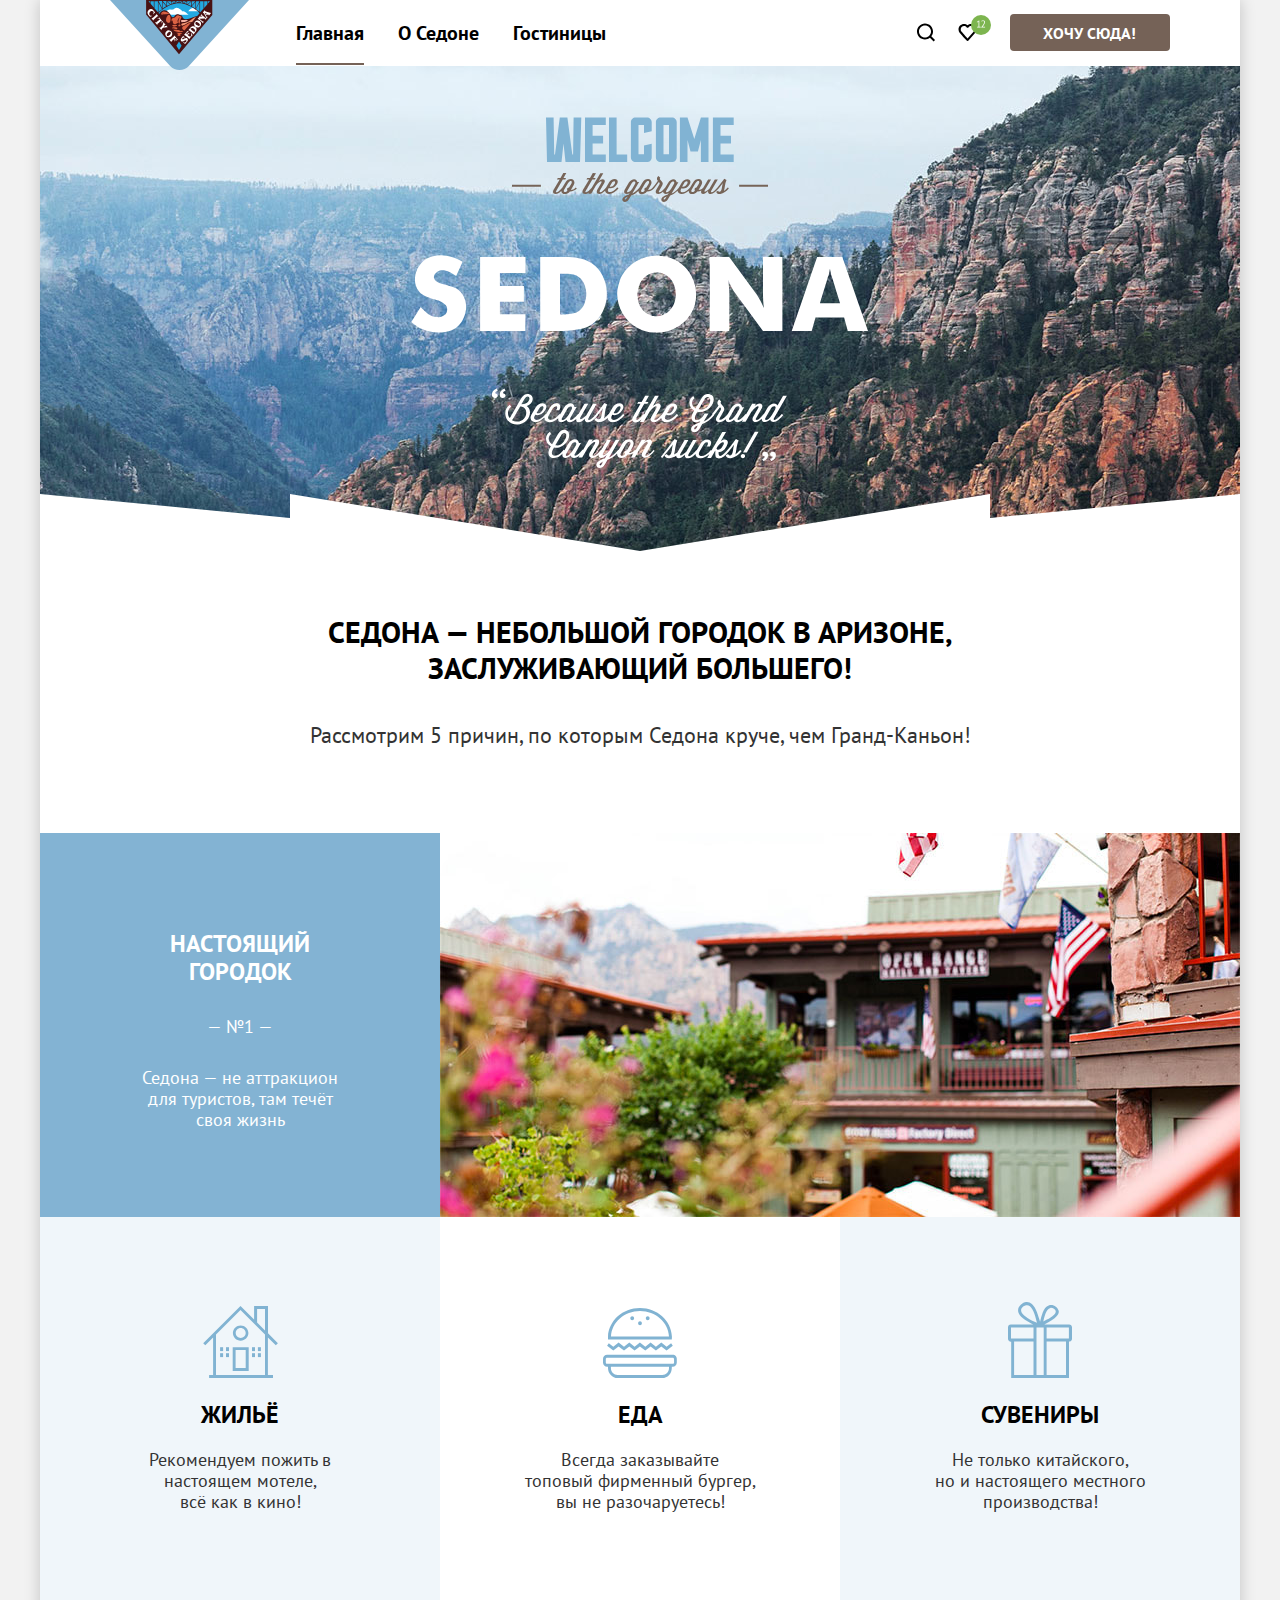
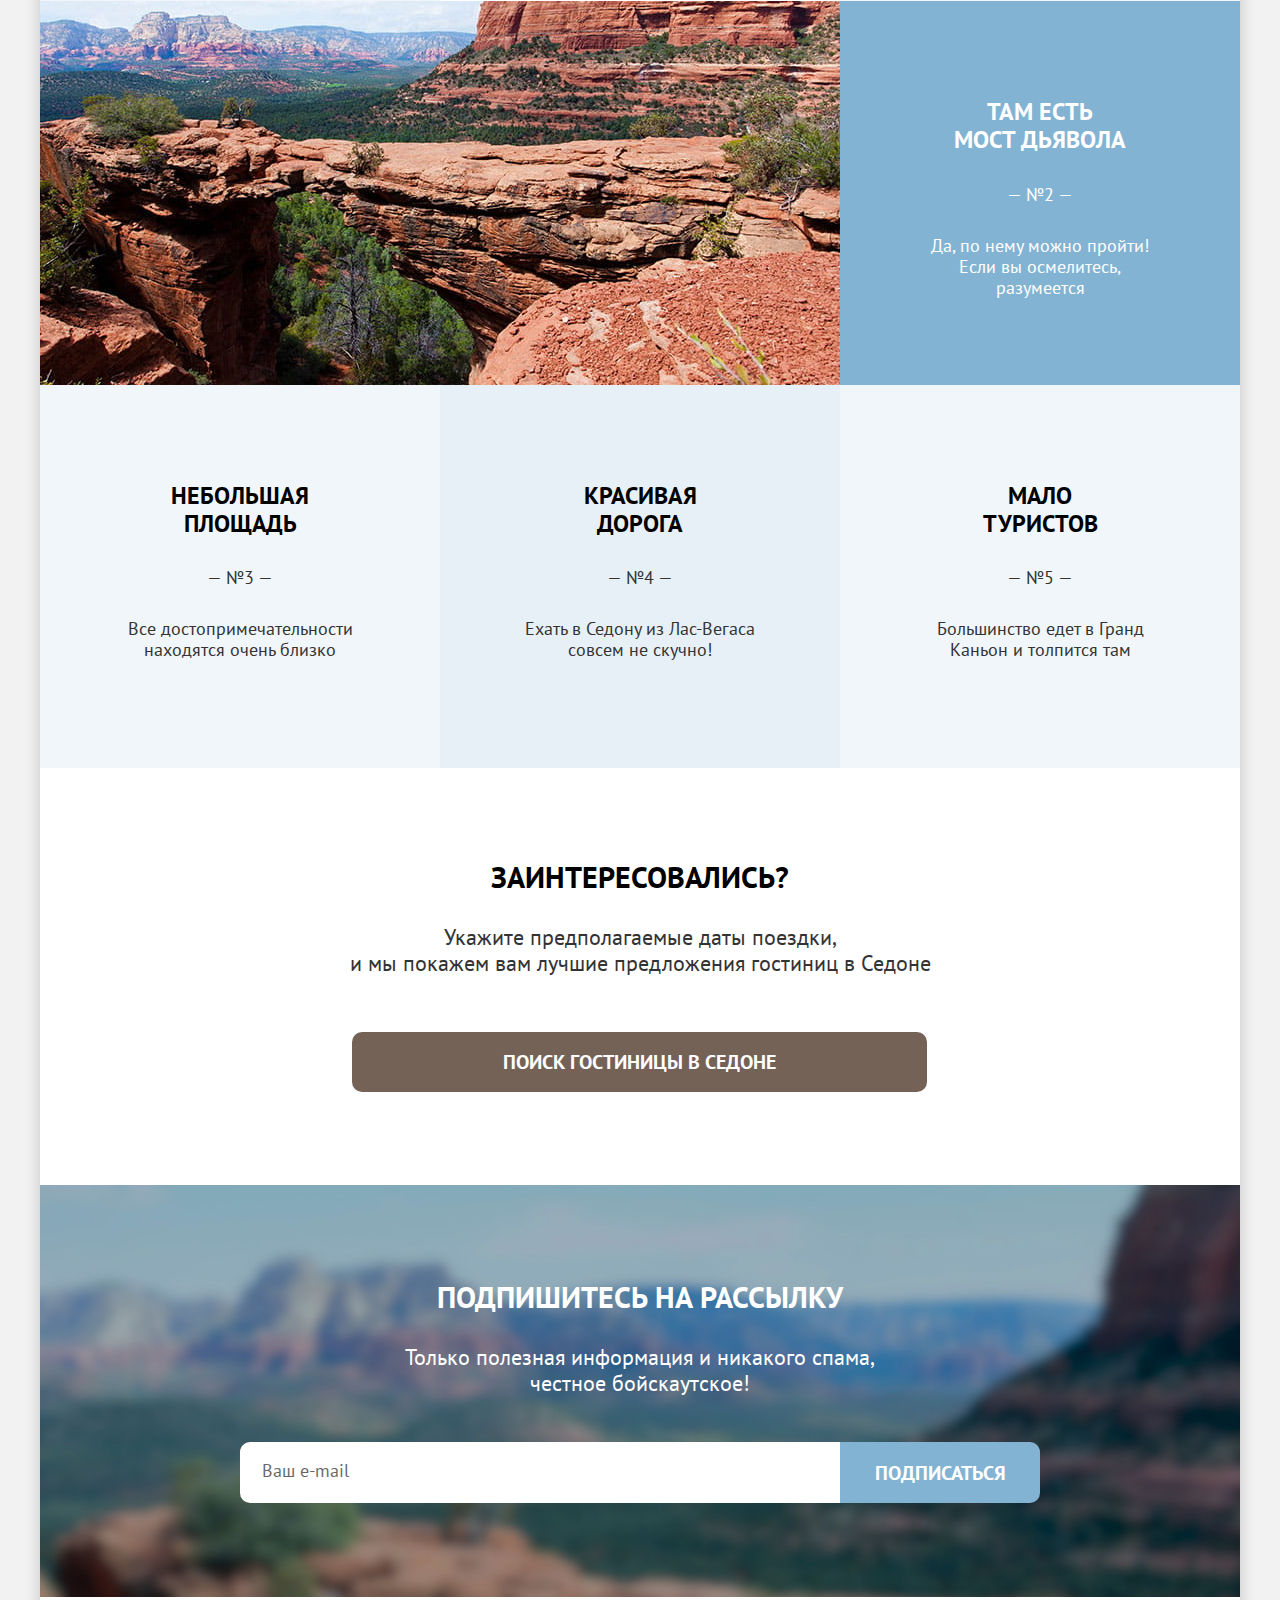
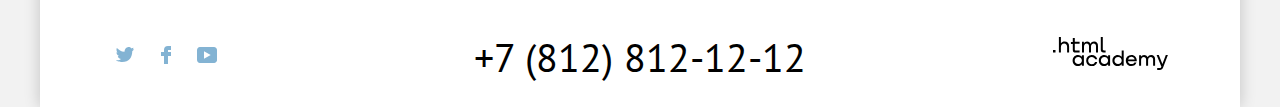
<file: index.html>
<!DOCTYPE html>
<html lang="ru">
  <head>
    <meta charset="utf-8">
    <title>Каталог</title>
    <link rel="icon" type="image/png" sizes="32x32" href="images/favicon.png">
    <link rel="stylesheet" href="styles/styles.css">    
  </head>

  <body>
    <div class="container">
      <header class="main-header">
        <nav class="navigation">
          <img class="main-logo" src="images/logo.svg" width="139" height="70" alt="Логотип Sedona."> 
          <ul class="navigation-list reset-list">
            <li class="navigation-item">
              <a class="navigation-link navigation-first navigation-link-current-main" href="#">Главная</a>
            </li>  
            <li class="navigation-item">
              <a class="navigation-link navigation-first" href="#">О Седоне</a>
            </li>
            <li class="navigation-item">
              <a class="navigation-link navigation-first" href="catalog.html">Гостиницы</a>
            </li>
          </ul>
          <ul class="navigation-list navigation-user reset-list">
            <li class="navigation-item">
              <a class="navigation-link navigation-second" href="#">
                <svg class="navigation-icon" aria-hidden="true" focusable="false" width="42" height="66" fill="currentColor" xmlns="http://www.w3.org/2000/svg">
                  <path d="m30.026 40.05-3.71-3.7c1.002-1.3 1.704-3 1.704-4.9 0-4.4-3.61-8-8.023-8-4.412 0-8.022 3.7-8.022 8.1 0 4.4 3.61 8 8.022 8 1.805 0 3.51-.6 4.914-1.7l3.71 3.7 1.405-1.5Zm-10.029-2.5c-3.31 0-6.017-2.7-6.017-6s2.708-6 6.017-6c3.31 0 6.017 2.7 6.017 6s-2.707 6-6.017 6Z"/>
                </svg>
                <span class="visually-hidden">Поиск</span></a>
            </li>
            <li class="navigation-item">
              <a class="navigation-link navigation-second" href="#">
                <svg class="navigation-icon" aria-hidden="true" focusable="false" width="44" height="66" viewBox="0 0 44 66" fill="currentColor" xmlns="http://www.w3.org/2000/svg">
                  <path d="M20.444 41c-.301 0-.602-.1-.802-.4-5.416-6.1-6.72-7.5-7.02-7.9-.702-.9-1.103-2.1-1.103-3.3 0-3 2.406-5.4 5.515-5.4 1.304 0 2.507.5 3.51 1.3 1.003-.8 2.307-1.3 3.51-1.3 3.009 0 5.516 2.4 5.516 5.4 0 1.3-.502 2.5-1.304 3.4l-7.02 7.9c-.2.2-.401.3-.802.3Zm-6.017-9.5c.3.4 3.51 4 6.117 6.9l6.218-7c.501-.5.702-1.2.702-2 0-1.8-1.505-3.3-3.31-3.3-1.003 0-2.005.5-2.707 1.3-.301.3-.602.4-.903.4-.3 0-.602-.2-.802-.4-.702-.8-1.705-1.3-2.708-1.3-1.805 0-3.31 1.5-3.31 3.3-.1.9.302 1.6.703 2.1-.1 0-.1 0 0 0Z"/><rect x="24" y="15" width="20" height="20" rx="10" fill="#7DB54F"/><path d="M30.13 26.76h1.4v-4.84l.1-.59-.4.47-1.1.79-.38-.51 2.2-1.7h.36v6.38h1.37v.74h-3.55v-.74Zm7.83-4.67c0 .353-.067.717-.2 1.09a6.56 6.56 0 0 1-.51 1.11c-.207.373-.44.74-.7 1.1-.26.353-.52.69-.78 1.01l-.49.43v.04l.64-.11h2.18v.74h-3.98v-.29c.147-.153.323-.343.53-.57a16.081 16.081 0 0 0 1.3-1.63c.22-.313.417-.63.59-.95.18-.32.323-.637.43-.95.107-.313.16-.61.16-.89 0-.327-.093-.597-.28-.81-.187-.22-.47-.33-.85-.33-.253 0-.5.053-.74.16-.24.1-.447.217-.62.35l-.33-.57c.233-.2.51-.357.83-.47.32-.113.663-.17 1.03-.17.287 0 .54.043.76.13.22.08.407.197.56.35.153.153.27.337.35.55.08.207.12.433.12.68Z" fill="#fff"/>
                </svg>
                <span class="visually-hidden">Избранное</span></a>
            </li>
            <li class="navigation-item">
              <a class="navigation-button" href="catalog.html">Хочу сюда!</a>
            </li>
          </ul>
        </nav>
      </header>
        
      <main class="main-container main-index">
        <div class="promo-container">
          <h1 class="visually-hidden"> Sedona</h1>
          <img class="promo" src="images/welcome-promo.svg" width="458" height="352" alt="Welcome to the gorgeous Sedona.">
        </div>
        <p class="description"> Седона — небольшой городок в Аризоне, заслуживающий большего!</p>
              
        <section class="reasons">
          <h2 class="five-reasons">Рассмотрим 5 причин, по которым Седона круче, чем Гранд-Каньон!</h2>
          <div class="reasons-block">
            <ol class="reason-first reset-list">
              <li class="reason-item-first reasons-change">
                <section class="reasons-option">
                  <h3 class="reasons-title">Настоящий городок</h3>
                  <p class="reason-number">— №1 —</p>
                  <p class="reasons-description">Седона — не аттракцион <br> для туристов, там течёт своя жизнь</p>
                </section>
                <div>
                  <img class="reason-description-foto" src="images/view-sedona-1.jpg" width="800" height="384" alt="Вид Седоны 1.">
                </div>
              </li>
            </ol>
            <ol class="reason-second reset-list">       
              <li class="reason-item-second reasons-change">
                <div>
                  <img class="reason-description-foto" src="images/view-sedona-2.jpg" width="800" height="384" alt="Вид Седоны 2.">
                </div>
                <section class="reasons-option">
                  <h3 class="reasons-title">Там есть<br> мост дьявола</h3>
                  <p class="reason-number">— №2 —</p>
                  <p class="reasons-description">Да, по нему можно пройти! Если вы осмелитесь,<br> разумеется</p>  
                </section>                 
              </li>
            </ol>
            <ol class="reasons-next reset-list"> 
              <li class="reasons-items-next reasons-wrapper">
                <section class="reasons-option-next">
                  <h3 class="reasons-title">Небольшая площадь</h3>
                  <p class="reason-number">— №3 —</p>
                  <p class="reasons-description">Все достопримечательности находятся очень близко</p>
                </section> 
              </li>
              <li class="reasons-items-next reasons-wrapper">
                <section class="reasons-option-next">
                  <h3 class="reasons-title">Красивая <br>дорога</h3>
                  <p class="reason-number">— №4 —</p>
                  <p class="reasons-description">Ехать в Седону из Лас-Вегаса совсем не скучно!</p>
                </section>
              </li>
              <li class="reasons-items-next reasons-wrapper">
                <section class="reasons-option-next">
                  <h3 class="reasons-title">Мало <br>туристов</h3>
                  <p class="reason-number">— №5 —</p>
                  <p class="reasons-description">Большинство едет в Гранд Каньон и толпится там</p>
                </section>
              </li>
            </ol>
            <ul class="reasons-list reset-list">           
              <li class="reasons-items-list reason-house reasons-wrapper ">
                  <section class="reasons-option-list">
                  <h3 class="reasons-title">Жильё</h3>
                  <p class="reasons-description">Рекомендуем пожить в настоящем мотеле,<br> всё как в кино!</p>
                </section>
              </li>
              <li class="reasons-items-list reason-food reasons-wrapper">
                  <section class="reasons-option-list">
                  <h3 class="reasons-title">Еда</h3>
                  <p class="reasons-description">Всегда заказывайте<br> топовый фирменный бургер, вы не разочаруетесь!</p>
                </section>
              </li>
              <li class="reasons-items-list reason-souvenirs reasons-wrapper">
                  <section class="reasons-option-list">
                  <h3 class="reasons-title">Сувениры</h3>
                  <p class="reasons-description">Не только китайского, <br> но и настоящего местного производства!</p>
                </section>
              </li>                                             
            </ul>
          </div>
        </section> 
        <section class=offer>
          <h2 class="offer-title">Заинтересовались?</h2>
          <p class="offer-description">Укажите предполагаемые даты поездки, <br> и мы покажем вам лучшие предложения гостиниц в Седоне</p>
          <a class="button-search" href="catalog.html">Поиск гостиницы в Седоне</a>
        </section>
        <section class="newsletter">
          <h2 class="newsletter-title">Подпишитесь на рассылку</h2>
          <p class="newsletter-description">Только полезная информация и никакого спама, <br> честное бойскаутское!</p>
          <form class="newsletter-form" action="https://echo.htmlacademy.ru/" method="post">
            <label class="visually-hidden" for="newsletter-email">Email</label>
            <input class="field" placeholder="Ваш e-mail" type="email" name="newsletter-email" id="newsletter-email" required>
          <button class="button newsletter-button" type="submit">
            <span class="button">Подписаться</span>
          </button>
          </form>
        </section>
      </main>

      <footer class="page-footer">
        <div class="page-footer-wrapper">
          <section class="social-link">
          <h2 class="visually-hidden">Социальные сети</h2>
            <ul class="social-list reset-list">
              <li class="social-item">
                <a class="social-button" href="https://twitter.com/htmlacademy_ru">
                  <svg class="social-icon" aria-hidden="true" focusable="false" width="18" height="15" fill="currentColor" xmlns="http://www.w3.org/2000/svg">
                    <path d="M11.6.2c1.8-.5 3.2.3 3.8 1.2.7-.2 1.4-.5 2.1-.7 0 .9-.6 1.5-.9 1.8.7.1 1.4-.6 1.4-.6-.2 1-1.1 1.8-1.7 2C16.1 10.7 13 15.1 5.7 15h-.5c-.4 0-4.4-.5-5.2-1.9 2.4.2 4.1-.4 5-1.2-1-.3-2.9-.4-3.2-2.9.4.1.6.2 1.3.1C1.8 8.3.4 7.5.5 5.3c.3.3 1.1.5 1.4.5C1.1 5.6-.2 2.5.9.9c1.9 1.9 4 3.6 7.6 3.8C8.7 2.3 9.7.8 11.6.2Z"/>
                  </svg>
                  <span class="visually-hidden">Твиттер</span></a>
              </li>
              <li class="social-item">
                <a class="social-button" href="https://www.facebook.com/htmlacademy">
                  <svg class="social-icon" aria-hidden="true" focusable="false" width="10" height="18" fill="currentColor" xmlns="http://www.w3.org/2000/svg">
                    <path d="M7 0a4 4 0 0 0-4 4v2H0v4h3v8h4v-8h3V6H7V4h3V0H7Z"/>
                  </svg>
                  <span class="visually-hidden">Facebook</span></a>
              </li>
              <li class="social-item">
                <a class="social-button" href="https://www.youtube.com/c/HTMLAcademyRUS">
                  <svg class="social-icon" aria-hidden="true" focusable="false" width="20" height="16" fill="currentColor" xmlns="http://www.w3.org/2000/svg"><g clip-path="url(#a)">
                    <path d="M17 0H2.9C1.2 0 0 1.5 0 3.2v9.5C0 14.5 1.2 16 2.9 16h14.3c1.5 0 2.9-1.5 2.9-3.2V3.2C19.9 1.5 18.7 0 17 0ZM7 11.8V4.2L13.7 8 7 11.8Z"/></g><defs><clipPath id="a"><path fill="#fff" d="M0 0h20v16H0z"/></clipPath></defs>
                  </svg> 
                  <span class="visually-hidden">YouTube</span></a>
              </li>
            </ul>
          </section>
          <div>
            <a class="company-phone" href="tel:+78128121212">+7 (812) 812-12-12</a>
          </div>
          <div>
            <a class="information-link" href="https://htmlacademy.ru">
              <svg class="information-icon" aria-hidden="true" focusable="false" width="115" height="33" fill="currentColor" xmlns="http://www.w3.org/2000/svg">
                <path d="M0 12.9v2.6h2.5v-2.6H0ZM11.6 4.5c-1.6 0-2.8.7-3.6 1.7h-.1V0h-2v15.5h2v-5.3c0-2.1 1.3-3.6 3.3-3.6 1.8 0 2.9 1.4 2.9 3.2v5.7h2V9.4c.1-3-1.8-4.9-4.5-4.9ZM26.6 4.8h-4.8V1.1h-2v3.8h-1.9v2h1.9v6c0 1.7 1 2.7 2.7 2.7h4.1v-2h-3.7c-.7 0-1.1-.4-1.1-1.1V6.8h4.8v-2ZM41.1 4.6c-1.6 0-2.9.8-3.5 2.1h-.1a3.7 3.7 0 0 0-3.4-2.1c-1.4 0-2.5.8-3.1 1.8h-.1V4.8H29v10.6h2V10c0-2 1-3.5 2.6-3.5 1.5 0 2.4 1 2.4 2.6v6.3h2V9.8c0-2.4 1.4-3.3 2.6-3.3 1.5 0 2.4 1 2.4 2.6v6.3h2V8.9c.1-2.5-1.4-4.3-3.9-4.3ZM47.8 12.7c0 1.7 1 2.7 2.8 2.7h2v-2h-1.7c-.7 0-1.1-.4-1.1-1.1V0h-2v12.7ZM28.9 19.7a4.9 4.9 0 0 0-3.9-1.8c-3.1 0-5.4 2.3-5.4 5.6s2.3 5.6 5.4 5.6c1.8 0 3-.8 3.8-1.9h.1v1.6h2V18.2h-2v1.5Zm-3.6 7.4a3.5 3.5 0 0 1-3.6-3.6c0-2 1.4-3.6 3.6-3.6s3.6 1.6 3.6 3.6c0 1.9-1.4 3.6-3.6 3.6ZM44.2 22c-.5-2.4-2.6-4.1-5.4-4.1a5.4 5.4 0 0 0-5.6 5.6c0 3.1 2.2 5.6 5.6 5.6 2.8 0 4.9-1.8 5.4-4.2h-2.1a3.4 3.4 0 0 1-3.3 2.3 3.5 3.5 0 0 1-3.6-3.6c0-2 1.4-3.6 3.6-3.6 1.6 0 2.8 1 3.3 2.2h2.1V22ZM55.1 19.7a4.9 4.9 0 0 0-3.9-1.8c-3.1 0-5.4 2.3-5.4 5.6s2.3 5.6 5.4 5.6c1.8 0 3-.8 3.8-1.9h.1v1.6h2V18.2h-2v1.5Zm-3.6 7.4a3.5 3.5 0 0 1-3.6-3.6c0-2 1.4-3.6 3.6-3.6s3.6 1.6 3.6 3.6c0 1.9-1.5 3.6-3.6 3.6ZM68.7 19.8a5 5 0 0 0-3.9-1.9c-3.1 0-5.4 2.3-5.4 5.6s2.2 5.6 5.4 5.6c1.7 0 3-.8 3.8-1.8h.1v1.5h2V13.4h-2v6.4Zm-3.6 7.3a3.5 3.5 0 0 1-3.6-3.6c0-2 1.4-3.6 3.6-3.6s3.6 1.6 3.6 3.6c-.1 2-1.5 3.6-3.6 3.6ZM78.3 17.9a5.4 5.4 0 0 0-5.5 5.6c0 3 2.1 5.6 5.5 5.6 2.5 0 4.5-1.3 5.2-3.6h-2.1c-.5 1-1.6 1.6-3 1.6-1.9 0-3.3-1.3-3.4-2.9h8.8c.2-3.6-2-6.3-5.5-6.3Zm0 1.9c1.7 0 3 1 3.3 2.6h-6.5a3.2 3.2 0 0 1 3.2-2.6ZM98.2 17.9a4 4 0 0 0-3.6 2h-.1c-.6-1.2-1.8-2-3.4-2-1.4 0-2.5.7-3.1 1.8v-1.5h-1.9v10.6h2v-5.4c0-2 1-3.4 2.6-3.5 1.5 0 2.4 1 2.4 2.6v6.3h2v-5.6c0-2.4 1.4-3.3 2.6-3.3 1.5 0 2.4 1 2.4 2.6v6.3h2v-6.5c.1-2.6-1.4-4.4-3.9-4.4ZM109.4 27l-3.6-8.9h-2.2l4.8 11.6c-.3.9-.7 1.2-1.7 1.2h-2.5v2h2.5c1.8 0 2.8-.8 3.5-2.6l4.7-12.2h-2.1l-3.4 8.9Z"/>
              </svg> 
              <span class="visually-hidden">.htmlacademy</span>
            </a>
          </div>
        </div>
      </footer>

      <div class="modal-container modal-container-close">
        <div class="modal modal-auth">
          <button class="modal-close-button" type="button">
            <svg aria-hidden="true" focusable="false" width="13" height="13" viewBox="0 0 13 13" fill="currentColor" xmlns="http://www.w3.org/2000/svg">
              <path d="M13 1.2 11.8 0 6.5 5.3 1.2 0 0 1.2l5.3 5.3L0 11.8 1.2 13l5.3-5.3 5.3 5.3 1.2-1.2-5.3-5.3L13 1.2Z"/>
            </svg>
            <span class="visually-hidden">Закрыть</span>
          </button>
          <section class="modal-content">
            <h2 class="modal-title">Поиск гостиницы в Седоне</h2>
            <form class="auth-form" action="https://echo.htmlacademy.ru/" method="post">
              <p class="field-group-arrival">
                <label class="date-of-arrival" for="arrival-form">Дата заезда:</label>
                <input class="arrival-form-field common-field" type="text" id="arrival-form" name="arrival-form" value="27 апреля 2020">
              </p>
              <p class="description-arrival-form">Мы не можем отправить вас в прошлое.</p>
              <p class="field-group-departure">
                <label class="date-of-departure" for="departure-form">Дата выезда:</label>
                <input class="departure-form-field common-field" type="text" id="departure-form" name="departure-form" value="1 сентября 2021">
              </p>
              <p class="description-departure-form">На эти даты есть свободные номера. Пока есть.</p>
              <p class="field-group-adults">
                <label class="adults" for="adults-form">Взрослые:</label>
                <input class="adults-form-field common-field" type="number" id="adults-form" name="adults-form" value="2">
                <button class="button-more-adults common-button" type="button">
                  <svg class="more-adults field-icon" width="13" height="13" viewBox="0 0 13 13" fill="currentColor" xmlns="http://www.w3.org/2000/svg">
                    <path d="M13 6H7V0H6v6H0v1h6v6h1V7h6V6Z"/>
                  </svg>
                  <span class="visually-hidden">Увеличить количество взрослых</span>
                </button>
                <button class="button-less-adults common-button" type="button">
                  <svg class="less-adults field-icon" width="13" height="13" viewBox="0 0 13 1" fill="currentColor" xmlns="http://www.w3.org/2000/svg">
                    <path d="M0 0v1h13V0H0Z"/>
                  </svg>
                  <span class="visually-hidden">Уменьшить количество взрослых</span>
                </button>
              </p>
              <p class="field-group-children form-label-icon">
                <label class="children" for="children-form">Дети:</label>
                <span class="tooltip">
                  <button class="tooltip-toggle" type="button" aria-label="tooltip">
                    <svg  class="tooltip-icon" width="25" height="25" viewBox="0 0 25 25" fill="currentColor" xmlns="http://www.w3.org/2000/svg">
                      <circle cx="12.5" cy="12.5" r="12.5"/>
                    </svg>
                    <span class="tooltip-text" role="tooltip" id="tooltip-label">Укажите количество детей, которые будут с вами, возраст которых от 6 до 18 лет. Дети до 6 лет размещаются бесплатно.</span>
                  </button>                                                     
                </span>              
                <input class="children-form-field common-field" type="number" id="children-form" name="children-form" value="1">
                <button class="button-more-children common-button" type="button">
                  <svg class="more-children field-icon" width="13" height="13" viewBox="0 0 13 13" fill="currentColor" xmlns="http://www.w3.org/2000/svg">
                    <path d="M13 6H7V0H6v6H0v1h6v6h1V7h6V6Z"/>
                  </svg>
                  <span class="visually-hidden">Увеличить количество детей</span>
                </button>
                <button class="button-less-children common-button" type="button">
                  <svg class="less-children field-icon" width="13" height="13" viewBox="0 0 13 1" fill="currentColor" xmlns="http://www.w3.org/2000/svg">
                    <path d="M0 0v1h13V0H0Z"/>
                  </svg>
                  <span class="visually-hidden">Уменьшить количество детей</span>
                </button>
              </p>
              <button class="auth-form-button" type="submit">Найти</button>
            </form>
          </section>
        </div>
      </div>
    </div>
  </body>
</html>
</file>
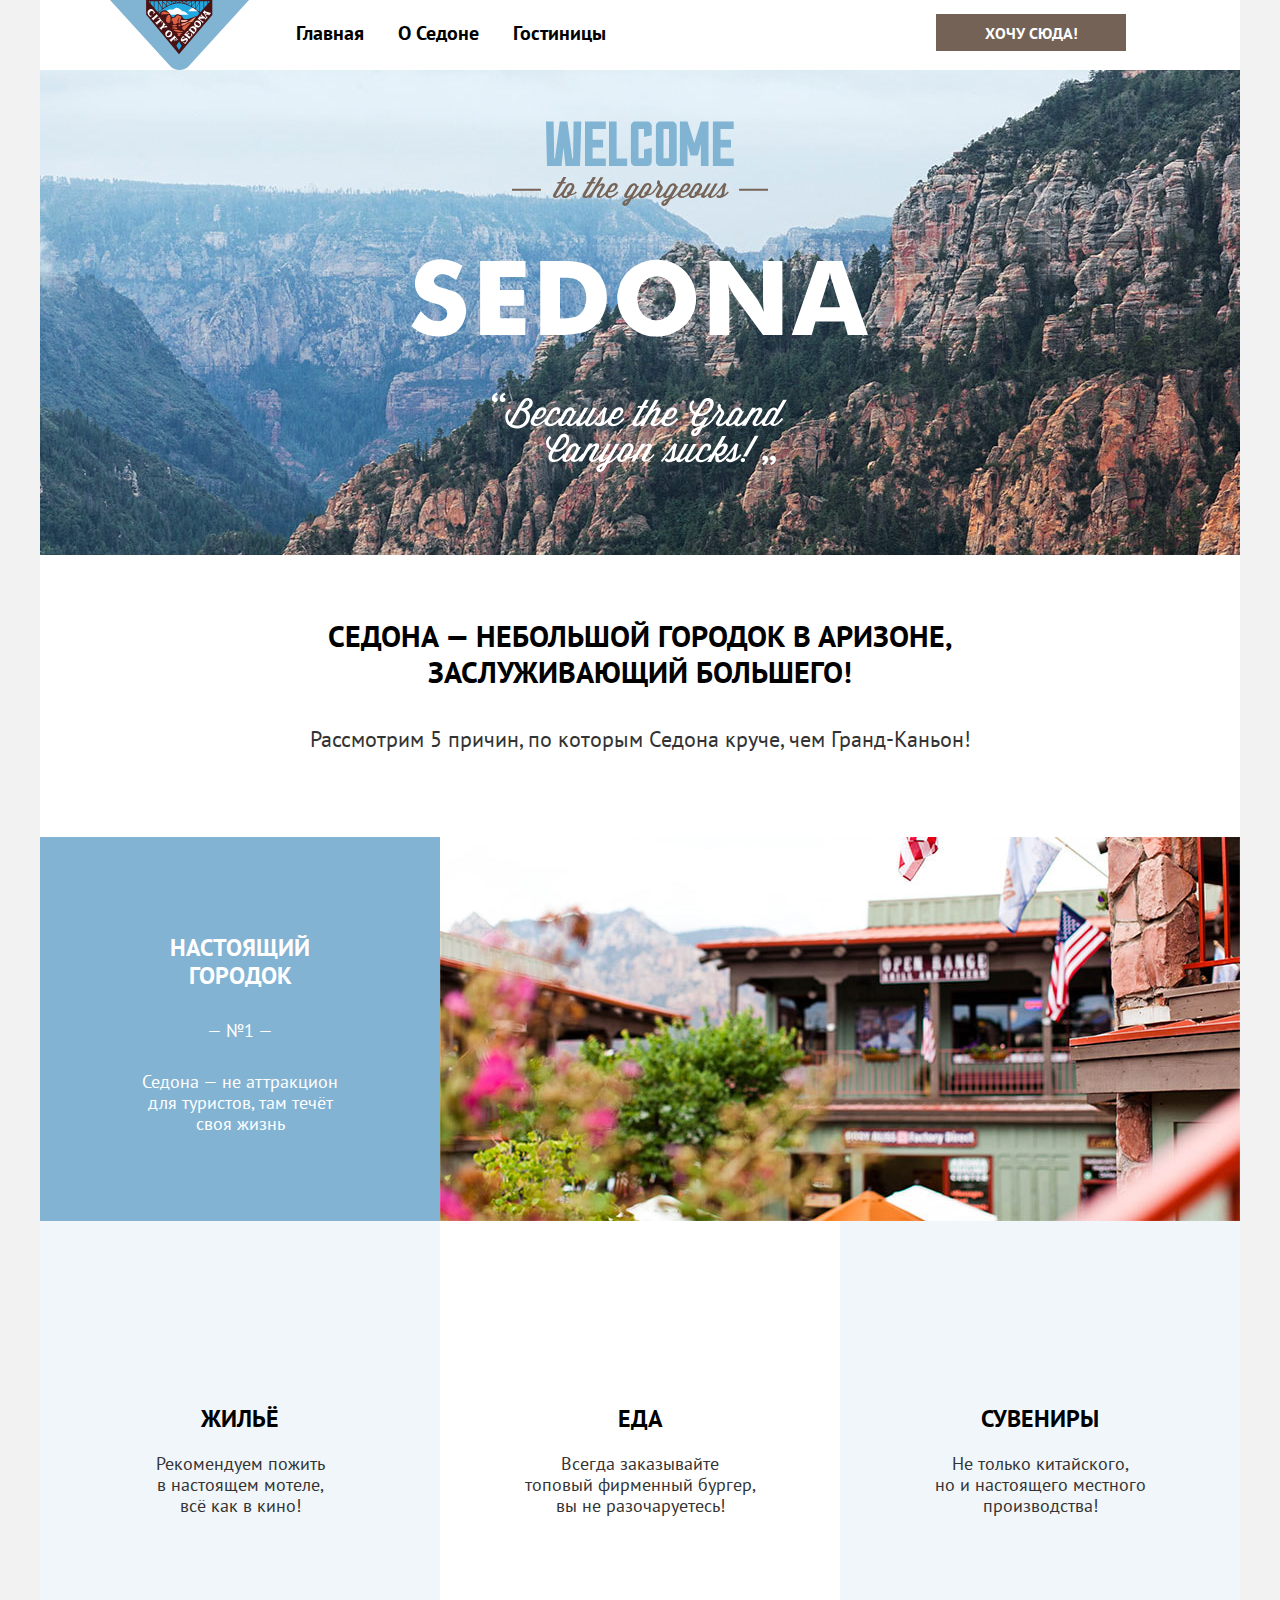
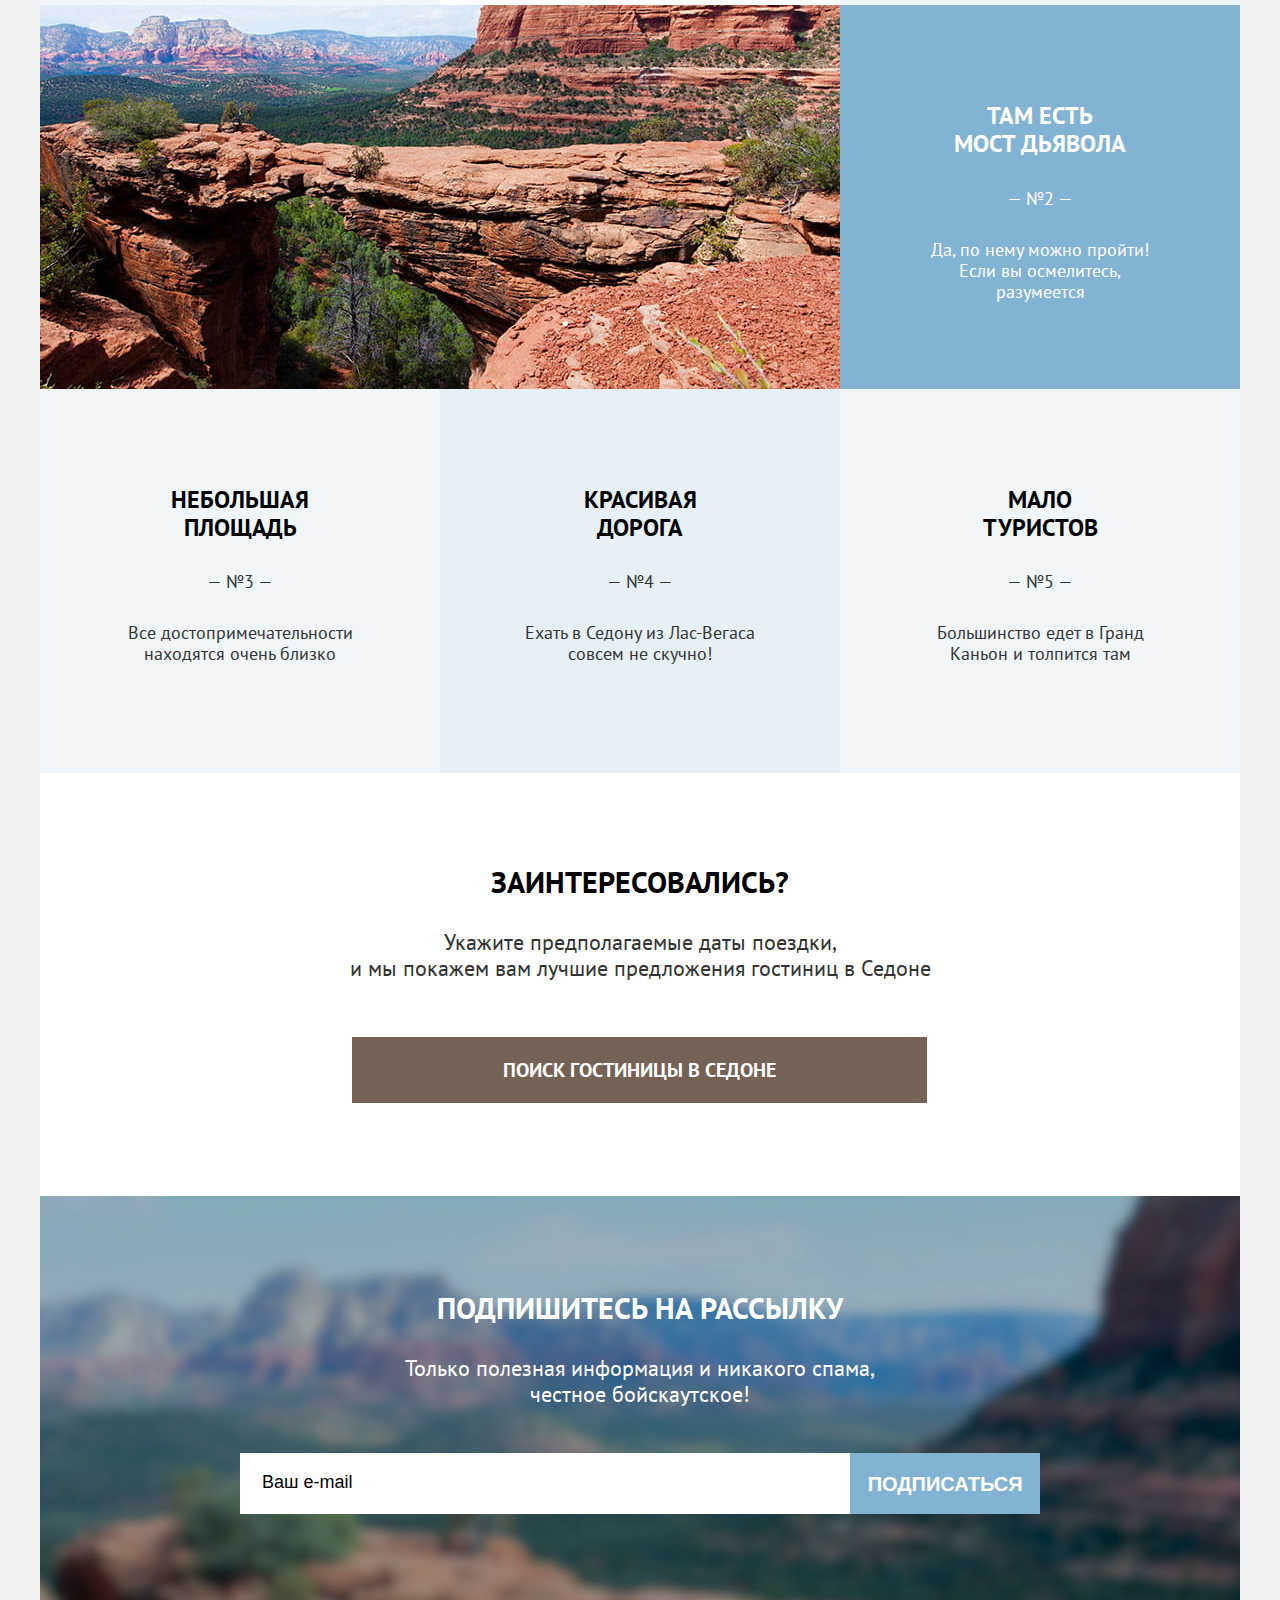
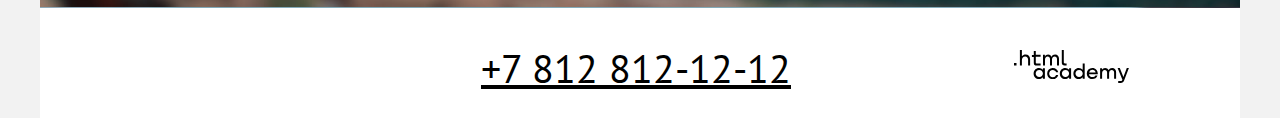
<file: 6/index.html>
<!DOCTYPE html>
<html lang="ru">
  <head>
    <meta charset="utf-8">
    <title>Каталог</title>
    <link rel="stylesheet" href="styles/styles.css">    
    <base href="https://htmlacademy-htmlcss.github.io/1993487-sedona-33/6/">
</head>

  <body>
    <div class="container">
      <header class="main-header">
        <nav class="navigation">
          <img class="main-logo" src="images/logo.svg" width="139" height="70" alt="Логотип Sedona.">  
          <ul class="navigation-list reset-list">
            <li class="navigation-item">
              <a class="navigation-link" href="index.html">Главная</a>
            </li>  
            <li class="navigation-item">
              <a class="navigation-link" href="index.html">О Седоне</a>
            </li>
            <li class="navigation-item">
              <a class="navigation-link" href="catalog.html">Гостиницы</a>
            </li>
          </ul>
          <ul class="navigation-list navigation-user reset-list">
            <li class="navigation-item">
              <a class="navigation-link" href="#">
                <span class="visually-hidden">Поиск</span></a>
            </li>
            <li class="navigation-item">
              <a class="navigation-link" href="#">
                <span class="visually-hidden">Избранное</span></a>
            </li>
            <li class="navigation-item">
              <a class="navigation-button" href="#">Хочу сюда!</a>
            </li>
          </ul>
        </nav>
      </header>
        
      <main class="main-container main-index">
        <div class="promo-container">
          <h1 class="visually-hidden"> Sedona</h1>
          <img class="promo" src="images/welcome-promo.svg" width="458" height="352" alt="Welcome to the gorgeous Sedona.">
        </div>
        <p class="description"> Седона — небольшой городок в Аризоне,<br>заслуживающий большего!</p>
              
        <section class="reasons">
          <h2 class="five-reasons">Рассмотрим 5 причин, по которым Седона круче, чем Гранд-Каньон!</h2>
          <div class="reasons-block">
            <ol class="reason-first reset-list">
              <li class="reason-item-first reasons-change">
                <section class="reasons-option">
                  <h3 class="reasons-title">Настоящий<br>городок</h3>
                  <p class="reason-number">— №1 —</p>
                  <p class="reasons-description">Седона — не аттракцион<br> для туристов, там течёт<br> своя жизнь</p>
                </section>
                <div>
                  <img class="reason-description-foto" src="images/view-sedona-1.jpg" width="800" height="384" alt="Вид Седоны 1.">
                </div>
              </li>
            </ol>
            <ol class="reason-second reset-list">       
              <li class="reason-item-second reasons-change">
                <div>
                  <img class="reason-description-foto" src="images/view-sedona-2.jpg" width="800" height="384" alt="Вид Седоны 2.">
                </div>
                <section class="reasons-option">
                  <h3 class="reasons-title">Там есть<br>мост дьявола</h3>
                  <p class="reason-number">— №2 —</p>
                  <p class="reasons-description">Да, по нему можно пройти!<br> Если вы осмелитесь,<br> разумеется</p>  
                </section>                 
              </li>
            </ol>
            <ol class="reasons-next reset-list"> 
              <li class="reasons-items-next reasons-wrapper">
                <section class="reasons-option-next">
                  <h3 class="reasons-title">Небольшая<br>площадь</h3>
                  <p class="reason-number">— №3 —</p>
                  <p class="reasons-description">Все достопримечательности<br> находятся очень близко</p>
                </section> 
              </li>
              <li class="reasons-items-next reasons-wrapper">
                <section class="reasons-option-next">
                  <h3 class="reasons-title">Красивая<br>дорога</h3>
                  <p class="reason-number">— №4 —</p>
                  <p class="reasons-description">Ехать в Седону из Лас-Вегаса<br> совсем не скучно!</p>
                </section>
              </li>
              <li class="reasons-items-next reasons-wrapper">
                <section class="reasons-option-next">
                  <h3 class="reasons-title">Мало<br>туристов</h3>
                  <p class="reason-number">— №5 —</p>
                  <p class="reasons-description">Большинство едет в Гранд<br> Каньон и толпится там</p>
                </section>
              </li>
            </ol>
            <ul class="reasons-list reset-list">           
              <li class="reasons-items-list reasons-wrapper ">
                <section class="reasons-option-list">
                  <h3 class="reasons-title">Жильё</h3>
                  <p class="reasons-description">Рекомендуем пожить<br> в настоящем мотеле,<br> всё как в кино!</p>
                </section>
              </li>
              <li class="reasons-items-list reasons-wrapper">
                <section class="reasons-option-list">
                  <h3 class="reasons-title">Еда</h3>
                  <p class="reasons-description">Всегда заказывайте<br> топовый фирменный бургер,<br> вы не разочаруетесь!</p>
                </section>
              </li>
              <li class="reasons-items-list reasons-wrapper">
                <section class="reasons-option-list">
                  <h3 class="reasons-title">Сувениры</h3>
                  <p class="reasons-description">Не только китайского,<br> но и настоящего местного<br> производства!</p>
                </section>
              </li>                                             
            </ul>
          </div>
        </section> 
        <section class=offer>
          <h2 class="offer-title">Заинтересовались?</h2>
          <p class="offer-description">Укажите предполагаемые даты поездки,<br> и мы покажем вам лучшие предложения гостиниц в Седоне</p>
          <a class="button-search" href="#">ПОИСК ГОСТИНИЦЫ В СЕДОНЕ</a>
        </section>
        <section class="newsletter">
          <h2 class="newsletter-title">Подпишитесь на рассылку</h2>
          <p class="newsletter-description">Только полезная информация и никакого спама,<br>честное бойскаутское!</p>
          <form class="newsletter-form" action="https://echo.htmlacademy.ru/" method="post">
            <input class="field"  placeholder="Ваш e-mail" type="email" name="newsletter-email" id="newsletter-email" required>
          <button class="button newsletter-button" type="submit">
            <span class="button">Подписаться</span>
          </button>
          </form>
        </section>
      </main>

      <footer class="page-footer">
        <div class="page-footer-wrapper">
          <section class="social-link">
          <h2 class="visually-hidden">Социальные сети</h2>
            <ul class="social-list reset-list">
              <li class="social-item">
                <a class="button" href="https://twitter.com/htmlacademy_ru">
                  <span class="visually-hidden">Твиттер</span></a>
              </li>
              <li class="social-item">
                <a class="button" href="https://www.facebook.com/htmlacademy">
                  <span class="visually-hidden">Facebook</span></a>
              </li>
              <li class="social-item">
                <a class="button" href="https://www.youtube.com/c/HTMLAcademyRUS">
                  <span class="visually-hidden">YouTube</span></a>
              </li>
            </ul>
          </section>
          <div>
            <a class="company-phone" href="tel:+78128121212">+7 812 812-12-12</a>
          </div>
          <div>
            <a class="visually-hidden" href="https://htmlacademy.ru/">.html academy</a>
              <img src="images/small-icons/html-academy.svg" width="115" height="33" alt=".html academy">
          </div>
        </div>
      </footer>
    </div>
  </body>
</html>
</file>
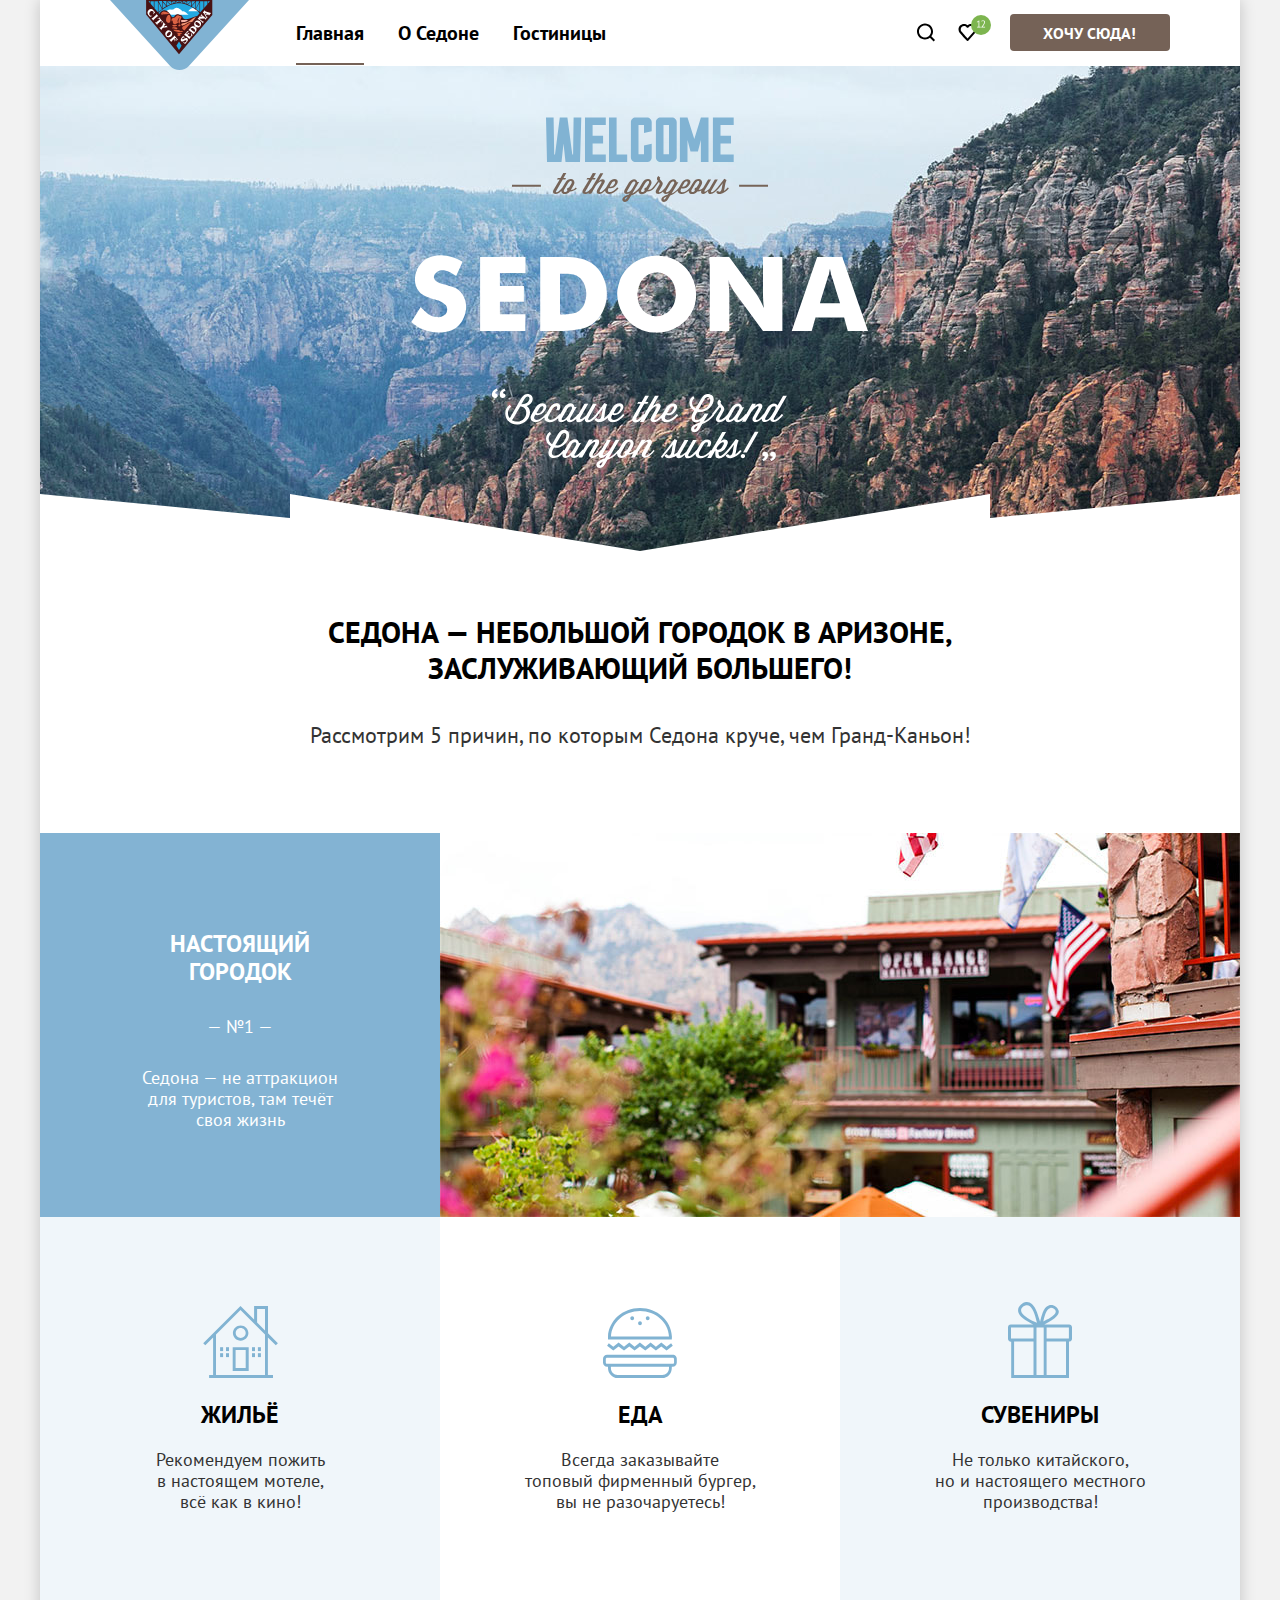
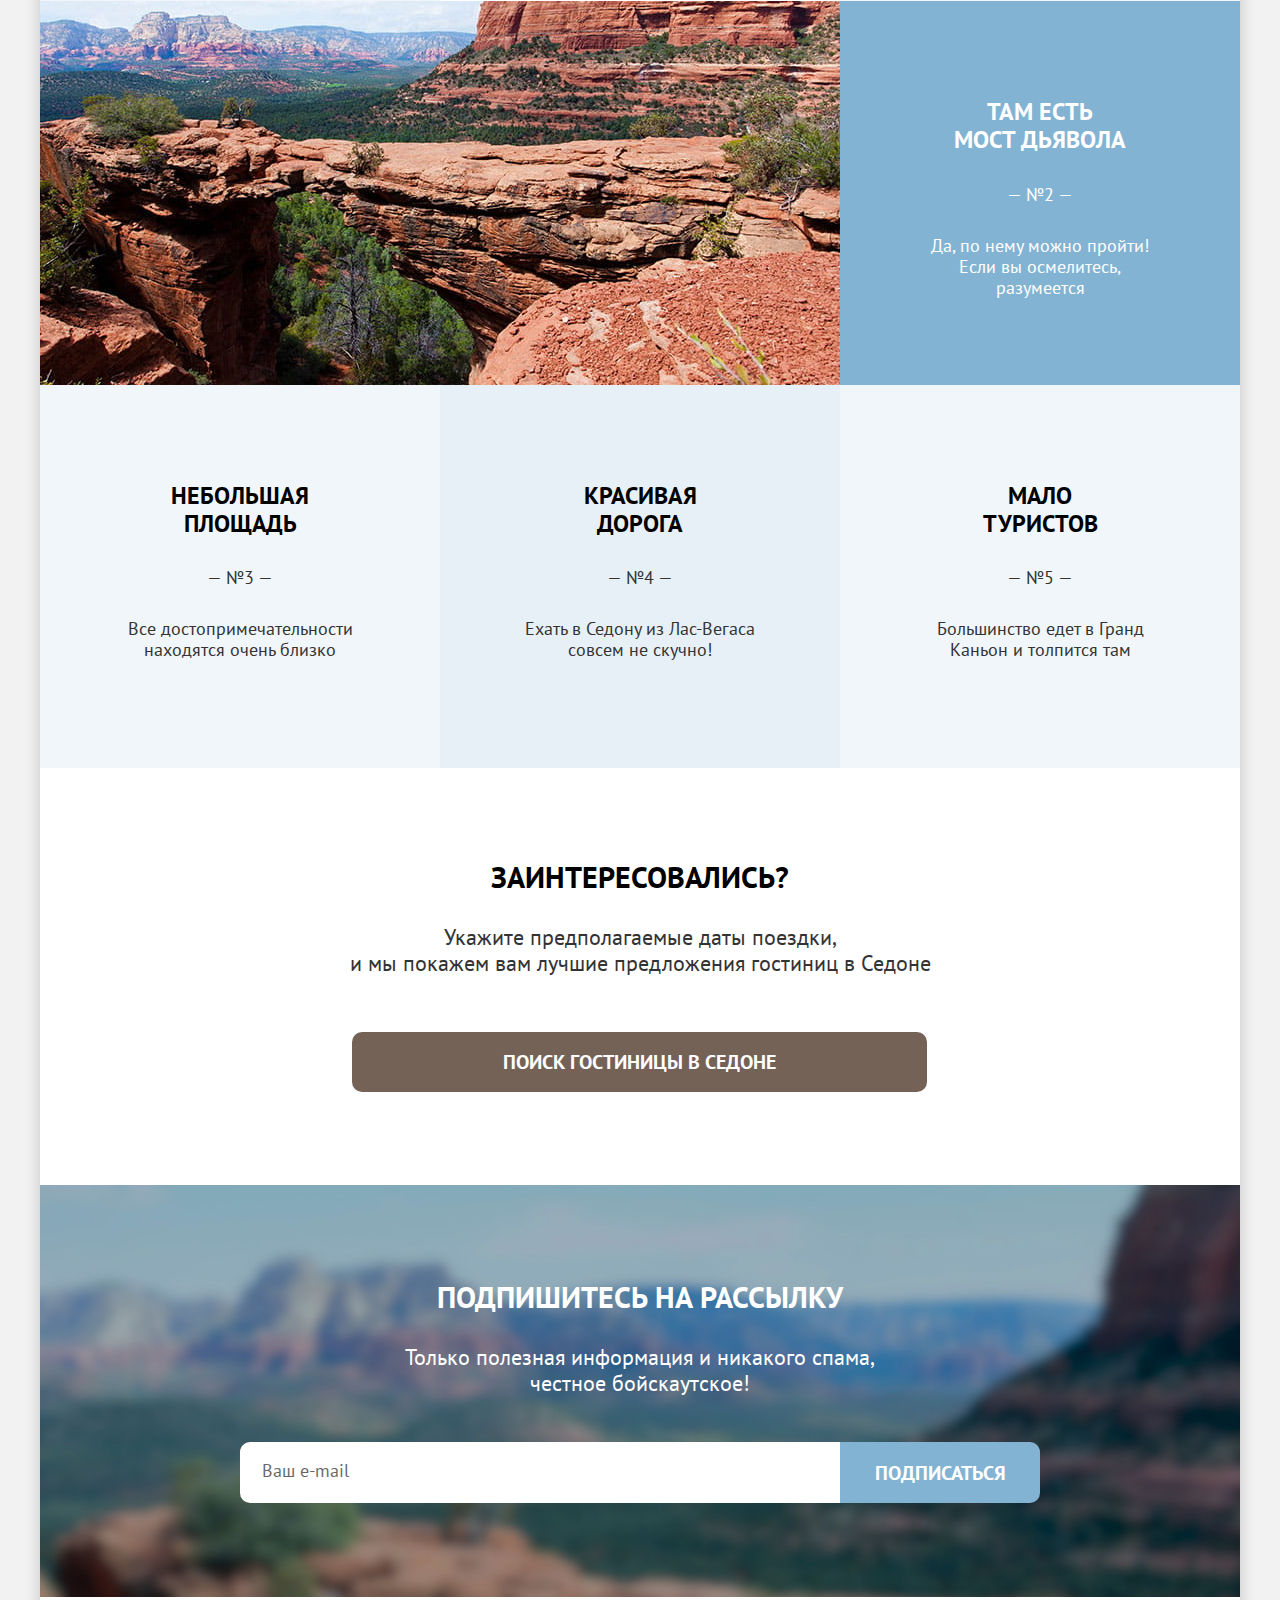
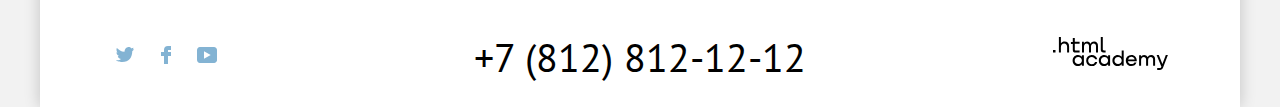
<file: 7/index.html>
<!DOCTYPE html>
<html lang="ru">
  <head>
    <meta charset="utf-8">
    <title>Каталог</title>
    <link rel="stylesheet" href="styles/styles.css">    
    <base href="https://htmlacademy-htmlcss.github.io/1993487-sedona-33/7/">
</head>

  <body>
    <div class="container">
      <header class="main-header">
        <nav class="navigation">
          <img class="main-logo" src="images/logo.svg" width="139" height="70" alt="Логотип Sedona."> 
          <ul class="navigation-list reset-list">
            <li class="navigation-item">
              <a class="navigation-link navigation-link-current-main" href="#">Главная</a>
            </li>  
            <li class="navigation-item">
              <a class="navigation-link" href="#">О Седоне</a>
            </li>
            <li class="navigation-item">
              <a class="navigation-link" href="catalog.html">Гостиницы</a>
            </li>
          </ul>
          <ul class="navigation-list navigation-user reset-list">
            <li class="navigation-item">
              <a class="navigation-link" href="#">
                <svg class="navigation-icon" aria-hidden="true" focusable="false" width="42" height="66" fill="currentColor" xmlns="http://www.w3.org/2000/svg">
                  <path d="m30.026 40.05-3.71-3.7c1.002-1.3 1.704-3 1.704-4.9 0-4.4-3.61-8-8.023-8-4.412 0-8.022 3.7-8.022 8.1 0 4.4 3.61 8 8.022 8 1.805 0 3.51-.6 4.914-1.7l3.71 3.7 1.405-1.5Zm-10.029-2.5c-3.31 0-6.017-2.7-6.017-6s2.708-6 6.017-6c3.31 0 6.017 2.7 6.017 6s-2.707 6-6.017 6Z"/>
                </svg>
                <span class="visually-hidden">Поиск</span></a>
            </li>
            <li class="navigation-item">
              <a class="navigation-link" href="#">
                <svg class="navigation-icon" aria-hidden="true" focusable="false" width="44" height="66" viewBox="0 0 44 66" fill="currentColor" xmlns="http://www.w3.org/2000/svg">
                  <path d="M20.444 41c-.301 0-.602-.1-.802-.4-5.416-6.1-6.72-7.5-7.02-7.9-.702-.9-1.103-2.1-1.103-3.3 0-3 2.406-5.4 5.515-5.4 1.304 0 2.507.5 3.51 1.3 1.003-.8 2.307-1.3 3.51-1.3 3.009 0 5.516 2.4 5.516 5.4 0 1.3-.502 2.5-1.304 3.4l-7.02 7.9c-.2.2-.401.3-.802.3Zm-6.017-9.5c.3.4 3.51 4 6.117 6.9l6.218-7c.501-.5.702-1.2.702-2 0-1.8-1.505-3.3-3.31-3.3-1.003 0-2.005.5-2.707 1.3-.301.3-.602.4-.903.4-.3 0-.602-.2-.802-.4-.702-.8-1.705-1.3-2.708-1.3-1.805 0-3.31 1.5-3.31 3.3-.1.9.302 1.6.703 2.1-.1 0-.1 0 0 0Z"/><rect x="24" y="15" width="20" height="20" rx="10" fill="#7DB54F"/><path d="M30.13 26.76h1.4v-4.84l.1-.59-.4.47-1.1.79-.38-.51 2.2-1.7h.36v6.38h1.37v.74h-3.55v-.74Zm7.83-4.67c0 .353-.067.717-.2 1.09a6.56 6.56 0 0 1-.51 1.11c-.207.373-.44.74-.7 1.1-.26.353-.52.69-.78 1.01l-.49.43v.04l.64-.11h2.18v.74h-3.98v-.29c.147-.153.323-.343.53-.57a16.081 16.081 0 0 0 1.3-1.63c.22-.313.417-.63.59-.95.18-.32.323-.637.43-.95.107-.313.16-.61.16-.89 0-.327-.093-.597-.28-.81-.187-.22-.47-.33-.85-.33-.253 0-.5.053-.74.16-.24.1-.447.217-.62.35l-.33-.57c.233-.2.51-.357.83-.47.32-.113.663-.17 1.03-.17.287 0 .54.043.76.13.22.08.407.197.56.35.153.153.27.337.35.55.08.207.12.433.12.68Z" fill="#fff"/>
                </svg>
                <span class="visually-hidden">Избранное</span></a>
            </li>
            <li class="navigation-item">
              <a class="navigation-button" href="#">Хочу сюда!</a>
            </li>
          </ul>
        </nav>
      </header>
        
      <main class="main-container main-index">
        <div class="promo-container">
          <h1 class="visually-hidden"> Sedona</h1>
          <img class="promo" src="images/welcome-promo.svg" width="458" height="352" alt="Welcome to the gorgeous Sedona.">
        </div>
        <p class="description"> Седона — небольшой городок в Аризоне,<br>заслуживающий большего!</p>
              
        <section class="reasons">
          <h2 class="five-reasons">Рассмотрим 5 причин, по которым Седона круче, чем Гранд-Каньон!</h2>
          <div class="reasons-block">
            <ol class="reason-first reset-list">
              <li class="reason-item-first reasons-change">
                <section class="reasons-option">
                  <h3 class="reasons-title">Настоящий<br>городок</h3>
                  <p class="reason-number">— №1 —</p>
                  <p class="reasons-description">Седона — не аттракцион<br> для туристов, там течёт<br> своя жизнь</p>
                </section>
                <div>
                  <img class="reason-description-foto" src="images/view-sedona-1.jpg" width="800" height="384" alt="Вид Седоны 1.">
                </div>
              </li>
            </ol>
            <ol class="reason-second reset-list">       
              <li class="reason-item-second reasons-change">
                <div>
                  <img class="reason-description-foto" src="images/view-sedona-2.jpg" width="800" height="384" alt="Вид Седоны 2.">
                </div>
                <section class="reasons-option">
                  <h3 class="reasons-title">Там есть<br>мост дьявола</h3>
                  <p class="reason-number">— №2 —</p>
                  <p class="reasons-description">Да, по нему можно пройти!<br> Если вы осмелитесь,<br> разумеется</p>  
                </section>                 
              </li>
            </ol>
            <ol class="reasons-next reset-list"> 
              <li class="reasons-items-next reasons-wrapper">
                <section class="reasons-option-next">
                  <h3 class="reasons-title">Небольшая<br>площадь</h3>
                  <p class="reason-number">— №3 —</p>
                  <p class="reasons-description">Все достопримечательности<br> находятся очень близко</p>
                </section> 
              </li>
              <li class="reasons-items-next reasons-wrapper">
                <section class="reasons-option-next">
                  <h3 class="reasons-title">Красивая<br>дорога</h3>
                  <p class="reason-number">— №4 —</p>
                  <p class="reasons-description">Ехать в Седону из Лас-Вегаса<br> совсем не скучно!</p>
                </section>
              </li>
              <li class="reasons-items-next reasons-wrapper">
                <section class="reasons-option-next">
                  <h3 class="reasons-title">Мало<br>туристов</h3>
                  <p class="reason-number">— №5 —</p>
                  <p class="reasons-description">Большинство едет в Гранд<br> Каньон и толпится там</p>
                </section>
              </li>
            </ol>
            <ul class="reasons-list reset-list">           
              <li class="reasons-items-list reasons-wrapper ">
                <img class="reasons-house-foto" src="../images/small-icons/house.svg" width="75" height="72" alt="Жилье">
                <section class="reasons-option-list">
                  <h3 class="reasons-title">Жильё</h3>
                  <p class="reasons-description">Рекомендуем пожить<br> в настоящем мотеле,</br> всё как в кино!</p>
                </section>
              </li>
              <li class="reasons-items-list reasons-wrapper">
                <img class="reasons-food-foto" src="../images/small-icons/food.svg" width="74" height="70" alt="Еда">
                <section class="reasons-option-list">
                  <h3 class="reasons-title">Еда</h3>
                  <p class="reasons-description">Всегда заказывайте</br> топовый фирменный бургер,</br> вы не разочаруетесь!</p>
                </section>
              </li>
              <li class="reasons-items-list reasons-wrapper">
                <img class="reasons-souvenirs-foto" src="../images/small-icons/souvenirs.svg" width="64" height="76" alt="Сувениры">
                <section class="reasons-option-list">
                  <h3 class="reasons-title">Сувениры</h3>
                  <p class="reasons-description">Не только китайского,</br> но и настоящего местного</br> производства!</p>
                </section>
              </li>                                             
            </ul>
          </div>
        </section> 
        <section class=offer>
          <h2 class="offer-title">Заинтересовались?</h2>
          <p class="offer-description">Укажите предполагаемые даты поездки,<br> и мы покажем вам лучшие предложения гостиниц в Седоне</p>
          <a class="button-search" href="catalog.html">Поиск гостиницы в Седоне</a>
        </section>
        <section class="newsletter">
          <h2 class="newsletter-title">Подпишитесь на рассылку</h2>
          <p class="newsletter-description">Только полезная информация и никакого спама,<br>честное бойскаутское!</p>
          <form class="newsletter-form" action="https://echo.htmlacademy.ru/" method="post">
            <input class="field"  placeholder="Ваш e-mail" type="email" name="newsletter-email" id="newsletter-email" required>
          <button class="button newsletter-button" type="submit">
            <span class="button">Подписаться</span>
          </button>
          </form>
        </section>
      </main>

      <footer class="page-footer">
        <div class="page-footer-wrapper">
          <section class="social-link">
          <h2 class="visually-hidden">Социальные сети</h2>
            <ul class="social-list reset-list">
              <li class="social-item">
                <a class="social-button" href="https://twitter.com/htmlacademy_ru">
                  <svg class="social-icon" aria-hidden="true" focusable="false" width="18" height="15" fill="currentColor" xmlns="http://www.w3.org/2000/svg">
                    <path d="M11.6.2c1.8-.5 3.2.3 3.8 1.2.7-.2 1.4-.5 2.1-.7 0 .9-.6 1.5-.9 1.8.7.1 1.4-.6 1.4-.6-.2 1-1.1 1.8-1.7 2C16.1 10.7 13 15.1 5.7 15h-.5c-.4 0-4.4-.5-5.2-1.9 2.4.2 4.1-.4 5-1.2-1-.3-2.9-.4-3.2-2.9.4.1.6.2 1.3.1C1.8 8.3.4 7.5.5 5.3c.3.3 1.1.5 1.4.5C1.1 5.6-.2 2.5.9.9c1.9 1.9 4 3.6 7.6 3.8C8.7 2.3 9.7.8 11.6.2Z"/>
                  </svg>
                  <span class="visually-hidden">Твиттер</span></a>
              </li>
              <li class="social-item">
                <a class="social-button" href="https://www.facebook.com/htmlacademy">
                  <svg class="social-icon" aria-hidden="true" focusable="false" width="10" height="18" fill="currentColor" xmlns="http://www.w3.org/2000/svg">
                    <path d="M7 0a4 4 0 0 0-4 4v2H0v4h3v8h4v-8h3V6H7V4h3V0H7Z"/>
                  </svg>
                  <span class="visually-hidden">Facebook</span></a>
              </li>
              <li class="social-item">
                <a class="social-button" href="https://www.youtube.com/c/HTMLAcademyRUS">
                  <svg class="social-icon" aria-hidden="true" focusable="false" width="20" height="16" fill="currentColor" xmlns="http://www.w3.org/2000/svg"><g clip-path="url(#a)">
                    <path d="M17 0H2.9C1.2 0 0 1.5 0 3.2v9.5C0 14.5 1.2 16 2.9 16h14.3c1.5 0 2.9-1.5 2.9-3.2V3.2C19.9 1.5 18.7 0 17 0ZM7 11.8V4.2L13.7 8 7 11.8Z"/></g><defs><clipPath id="a"><path fill="#fff" d="M0 0h20v16H0z"/></clipPath></defs>
                  </svg> 
                  <span class="visually-hidden">YouTube</span></a>
              </li>
            </ul>
          </section>
          <div>
            <a class="company-phone" href="tel:+78128121212">+7 (812) 812-12-12</a>
          </div>
          <div>
            <a class="information-link" href="https://htmlacademy.ru">
              <svg class="information-icon" aria-hidden="true" focusable="false" width="115" height="33" fill="currentColor" xmlns="http://www.w3.org/2000/svg">
                <path d="M0 12.9v2.6h2.5v-2.6H0ZM11.6 4.5c-1.6 0-2.8.7-3.6 1.7h-.1V0h-2v15.5h2v-5.3c0-2.1 1.3-3.6 3.3-3.6 1.8 0 2.9 1.4 2.9 3.2v5.7h2V9.4c.1-3-1.8-4.9-4.5-4.9ZM26.6 4.8h-4.8V1.1h-2v3.8h-1.9v2h1.9v6c0 1.7 1 2.7 2.7 2.7h4.1v-2h-3.7c-.7 0-1.1-.4-1.1-1.1V6.8h4.8v-2ZM41.1 4.6c-1.6 0-2.9.8-3.5 2.1h-.1a3.7 3.7 0 0 0-3.4-2.1c-1.4 0-2.5.8-3.1 1.8h-.1V4.8H29v10.6h2V10c0-2 1-3.5 2.6-3.5 1.5 0 2.4 1 2.4 2.6v6.3h2V9.8c0-2.4 1.4-3.3 2.6-3.3 1.5 0 2.4 1 2.4 2.6v6.3h2V8.9c.1-2.5-1.4-4.3-3.9-4.3ZM47.8 12.7c0 1.7 1 2.7 2.8 2.7h2v-2h-1.7c-.7 0-1.1-.4-1.1-1.1V0h-2v12.7ZM28.9 19.7a4.9 4.9 0 0 0-3.9-1.8c-3.1 0-5.4 2.3-5.4 5.6s2.3 5.6 5.4 5.6c1.8 0 3-.8 3.8-1.9h.1v1.6h2V18.2h-2v1.5Zm-3.6 7.4a3.5 3.5 0 0 1-3.6-3.6c0-2 1.4-3.6 3.6-3.6s3.6 1.6 3.6 3.6c0 1.9-1.4 3.6-3.6 3.6ZM44.2 22c-.5-2.4-2.6-4.1-5.4-4.1a5.4 5.4 0 0 0-5.6 5.6c0 3.1 2.2 5.6 5.6 5.6 2.8 0 4.9-1.8 5.4-4.2h-2.1a3.4 3.4 0 0 1-3.3 2.3 3.5 3.5 0 0 1-3.6-3.6c0-2 1.4-3.6 3.6-3.6 1.6 0 2.8 1 3.3 2.2h2.1V22ZM55.1 19.7a4.9 4.9 0 0 0-3.9-1.8c-3.1 0-5.4 2.3-5.4 5.6s2.3 5.6 5.4 5.6c1.8 0 3-.8 3.8-1.9h.1v1.6h2V18.2h-2v1.5Zm-3.6 7.4a3.5 3.5 0 0 1-3.6-3.6c0-2 1.4-3.6 3.6-3.6s3.6 1.6 3.6 3.6c0 1.9-1.5 3.6-3.6 3.6ZM68.7 19.8a5 5 0 0 0-3.9-1.9c-3.1 0-5.4 2.3-5.4 5.6s2.2 5.6 5.4 5.6c1.7 0 3-.8 3.8-1.8h.1v1.5h2V13.4h-2v6.4Zm-3.6 7.3a3.5 3.5 0 0 1-3.6-3.6c0-2 1.4-3.6 3.6-3.6s3.6 1.6 3.6 3.6c-.1 2-1.5 3.6-3.6 3.6ZM78.3 17.9a5.4 5.4 0 0 0-5.5 5.6c0 3 2.1 5.6 5.5 5.6 2.5 0 4.5-1.3 5.2-3.6h-2.1c-.5 1-1.6 1.6-3 1.6-1.9 0-3.3-1.3-3.4-2.9h8.8c.2-3.6-2-6.3-5.5-6.3Zm0 1.9c1.7 0 3 1 3.3 2.6h-6.5a3.2 3.2 0 0 1 3.2-2.6ZM98.2 17.9a4 4 0 0 0-3.6 2h-.1c-.6-1.2-1.8-2-3.4-2-1.4 0-2.5.7-3.1 1.8v-1.5h-1.9v10.6h2v-5.4c0-2 1-3.4 2.6-3.5 1.5 0 2.4 1 2.4 2.6v6.3h2v-5.6c0-2.4 1.4-3.3 2.6-3.3 1.5 0 2.4 1 2.4 2.6v6.3h2v-6.5c.1-2.6-1.4-4.4-3.9-4.4ZM109.4 27l-3.6-8.9h-2.2l4.8 11.6c-.3.9-.7 1.2-1.7 1.2h-2.5v2h2.5c1.8 0 2.8-.8 3.5-2.6l4.7-12.2h-2.1l-3.4 8.9Z"/>
              </svg> 
              <span class="visually-hidden">.htmlacademy</span>
            </a>
          </div>
        </div>
      </footer>

      <div class="modal-container modal-container-close">
        <div class="modal modal-auth">
          <button class="modal-close-button" type="button">
            <svg aria-hidden="true" focusable="false" width="13" height="13" viewBox="0 0 13 13" fill="currentColor" xmlns="http://www.w3.org/2000/svg">
              <path d="M13 1.2 11.8 0 6.5 5.3 1.2 0 0 1.2l5.3 5.3L0 11.8 1.2 13l5.3-5.3 5.3 5.3 1.2-1.2-5.3-5.3L13 1.2Z"/>
            </svg>
            <span class="visually-hidden">Закрыть</span>
          </button>
          <section class="modal-content">
            <h2 class="modal-title">Поиск гостиницы в Седоне</h2>
            <form class="auth-form" action="https://echo.htmlacademy.ru/" method="post">
              <p class="field-group-arrival">
                <label class="date-of-arrival" for="arrival-form">Дата заезда:</label>
                <input class="arrival-form-field common-field" type="text" id="arrival-form" name="arrival-form" value="27 апреля 2020">
              </p>
              <p class="description-arrival-form">Мы не можем отправить вас в прошлое.</p>
              <p class="field-group-departure">
                <label class="date-of-departure" for="departure-form">Дата выезда:</label>
                <input class="departure-form-field common-field" type="text" id="departure-form" name="departure-form" value="1 сентября 2021">
              </p>
              <p class="description-departure-form">На эти даты есть свободные номера. Пока есть.</p>
              <p class="field-group-adults">
                <label class="adults" for="adults-form">Взрослые:</label>
                <input class="adults-form-field common-field" type="number" id="adults-form" name="adults-form" value="2">
                <button class="button-more-adults common-button" type="button">
                  <svg class="more-adults field-icon" width="13" height="13" viewBox="0 0 13 13" fill="currentColor" xmlns="http://www.w3.org/2000/svg">
                    <path d="M13 6H7V0H6v6H0v1h6v6h1V7h6V6Z"/>
                  </svg>
                  <span class="visually-hidden">Увеличить количество взрослых</span>
                </button>
                <button class="button-less-adults common-button" type="button">
                  <svg class="less-adults field-icon" width="13" height="13" viewBox="0 0 13 1" fill="currentColor" xmlns="http://www.w3.org/2000/svg">
                    <path d="M0 0v1h13V0H0Z"/>
                  </svg>
                  <span class="visually-hidden">Уменьшить количество взрослых</span>
                </button>
              </p>
              <p class="field-group-children form-label-icon">
                <label class="children" for="children-form">Дети:</label>
                <span class="tooltip">
                  <button class="tooltip-toggle" type="button" aria-label="tooltip">
                    <svg  class="tooltip-icon" width="25" height="25" viewBox="0 0 25 25" fill="currentColor" xmlns="http://www.w3.org/2000/svg">
                      <circle cx="12.5" cy="12.5" r="12.5"/>
                    </svg>
                    <span class="tooltip-text" role="tooltip" id="tooltip-label">Укажите количество детей, которые будут с вами, возраст которых от 6 до 18 лет. Дети до 6 лет размещаются бесплатно.</span>
                  </button>                                                     
                </span>              
                <input class="children-form-field common-field" type="number" id="children-form" name="children-form" value="1">
                <button class="button-more-children common-button" type="button">
                  <svg class="more-children field-icon" width="13" height="13" viewBox="0 0 13 13" fill="currentColor" xmlns="http://www.w3.org/2000/svg">
                    <path d="M13 6H7V0H6v6H0v1h6v6h1V7h6V6Z"/>
                  </svg>
                  <span class="visually-hidden">Увеличить количество детей</span>
                </button>
                <button class="button-less-children common-button" type="button">
                  <svg class="less-children field-icon" width="13" height="13" viewBox="0 0 13 1" fill="currentColor" xmlns="http://www.w3.org/2000/svg">
                    <path d="M0 0v1h13V0H0Z"/>
                  </svg>
                  <span class="visually-hidden">Уменьшить количество детей</span>
                </button>
              </p>
              <button class="auth-form-button" type="submit">Найти</button>
            </form>
          </section>
        </div>
      </div>
    </div>
  </body>
</html>
</file>
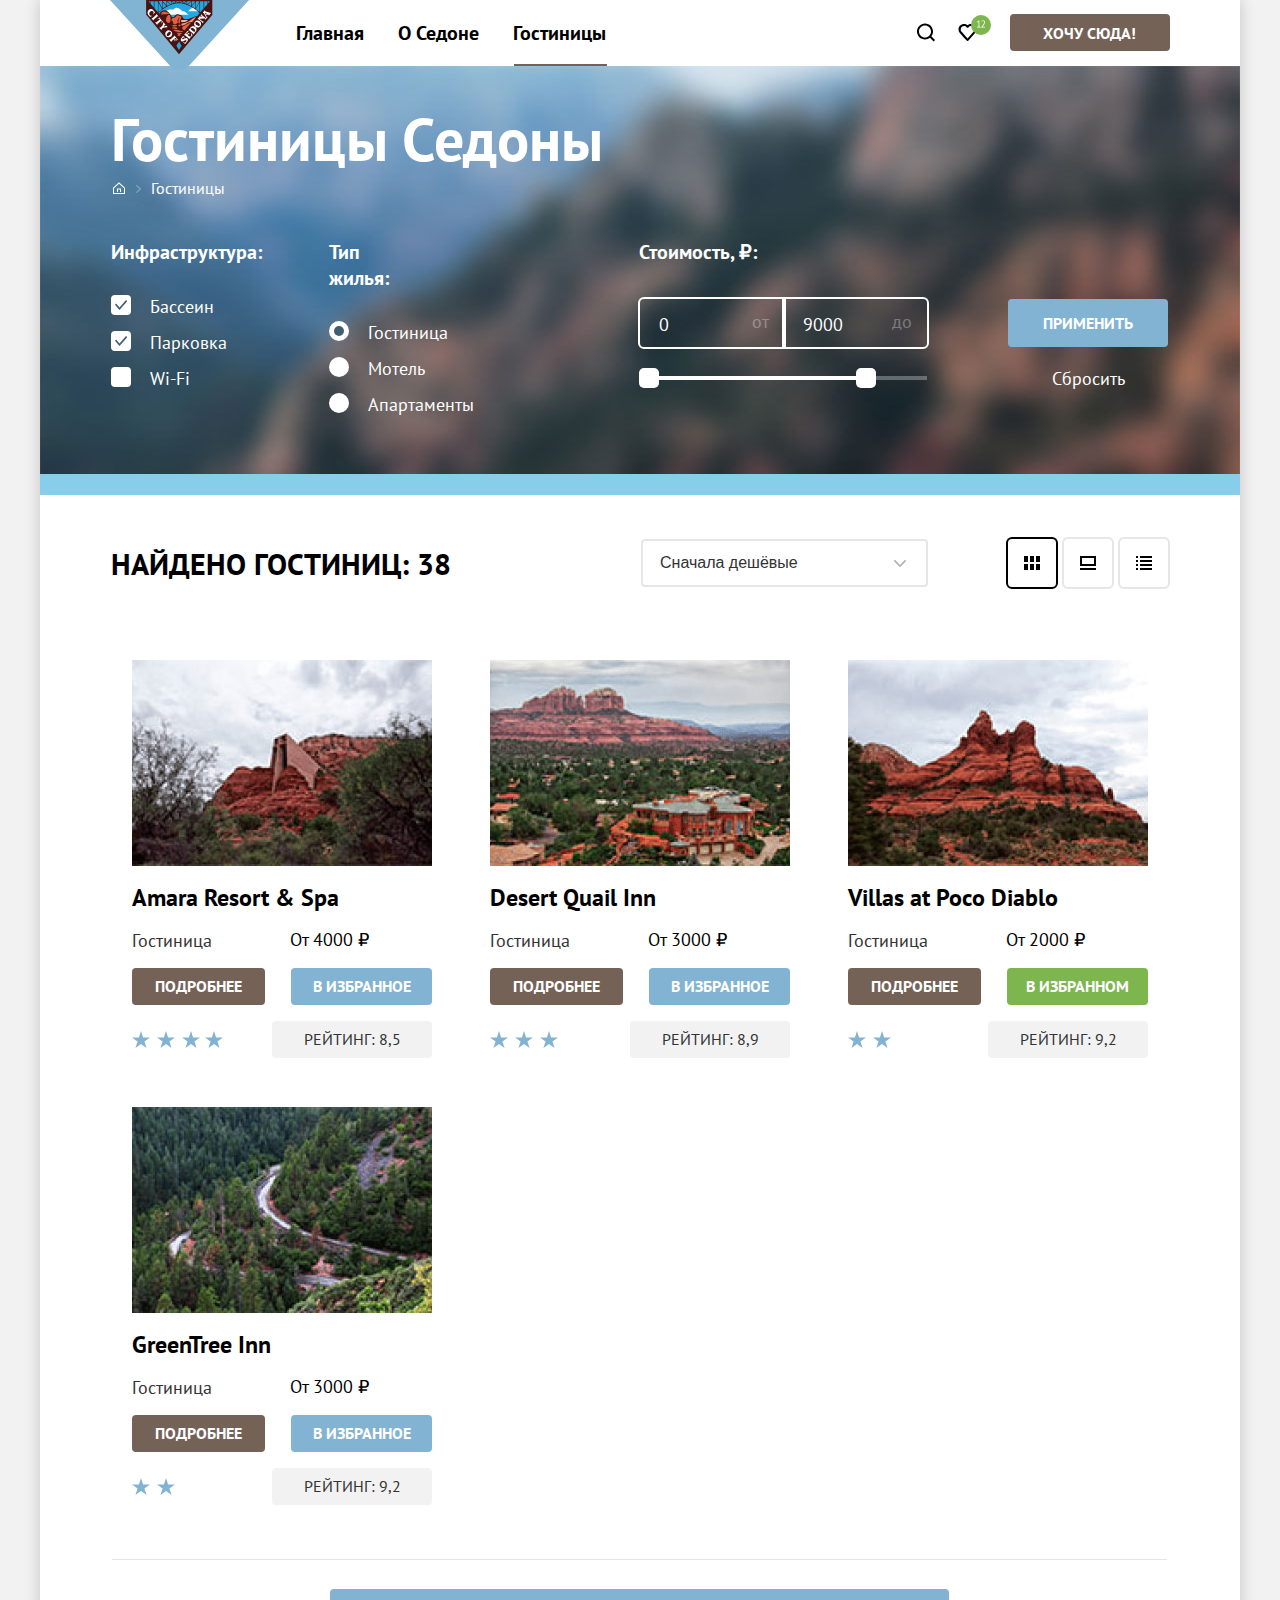
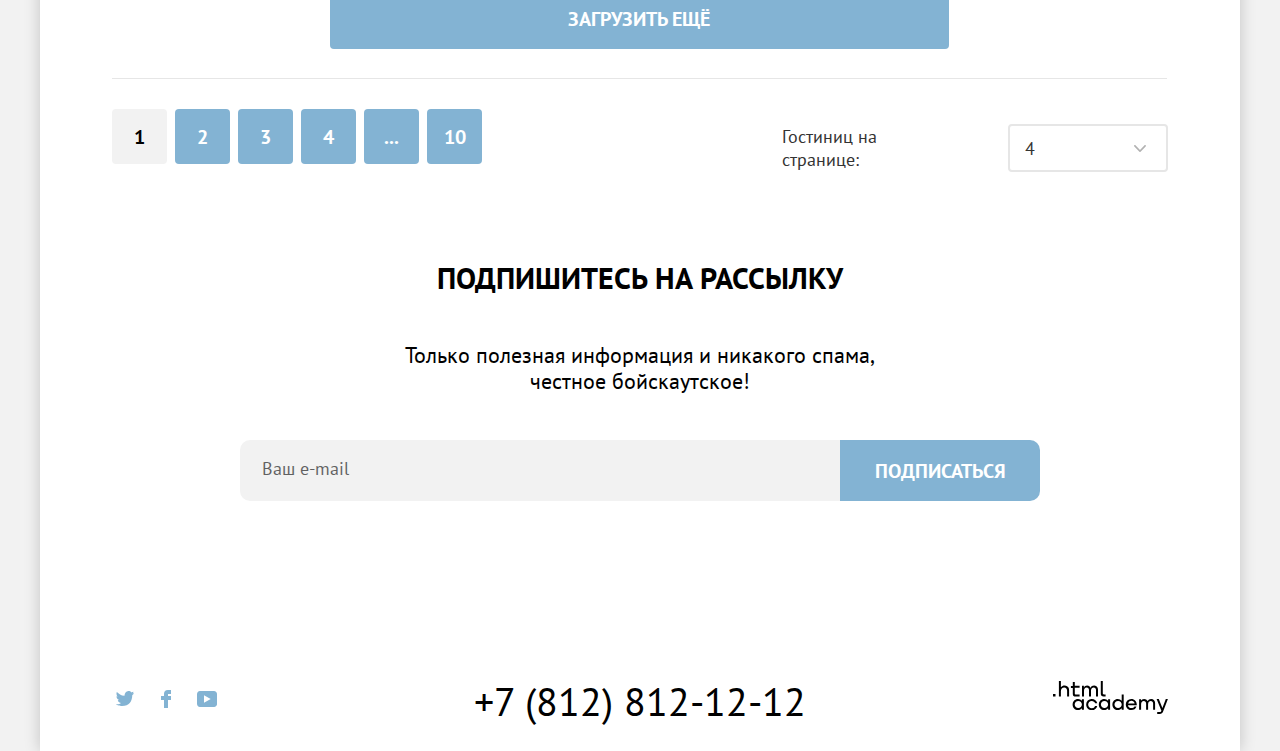
<file: catalog.html>
<!DOCTYPE html>
<html lang="ru">
  <head>
    <meta charset="utf-8">
    <title>Каталог</title>
    <link rel="icon" type="image/png" sizes="32x32" href="images/favicon.png">
    <link rel="stylesheet" href="styles/styles.css">
  </head>

  <body>
    <div class="container">
      <header class="main-header">
        <nav class="navigation">
          <a class="main-logo" href="index.html">
            <img class="main-logo" src="images/logo.svg" width="139" height="70" alt="Логотип Sedona.">
          </a>
          <ul class="navigation-list reset-list ">
            <li class="navigation-item">
              <a class="navigation-link navigation-first" href="index.html">Главная</a>
            </li>
            <li class="navigation-item">
              <a class="navigation-link navigation-first" href="index.html">О Седоне</a>
            </li>
            <li class="navigation-item">
              <a class="navigation-link navigation-first navigation-link-current" href="#">Гостиницы</a>
            </li>
          </ul>
          <ul class="navigation-list navigation-user reset-list">
            <li class="navigation-item">
              <a class="navigation-link navigation-second" href="#">
                <svg class="navigation-icon" aria-hidden="true" focusable="false" width="42" height="66" fill="currentColor" xmlns="http://www.w3.org/2000/svg">
                  <path d="m30.026 40.05-3.71-3.7c1.002-1.3 1.704-3 1.704-4.9 0-4.4-3.61-8-8.023-8-4.412 0-8.022 3.7-8.022 8.1 0 4.4 3.61 8 8.022 8 1.805 0 3.51-.6 4.914-1.7l3.71 3.7 1.405-1.5Zm-10.029-2.5c-3.31 0-6.017-2.7-6.017-6s2.708-6 6.017-6c3.31 0 6.017 2.7 6.017 6s-2.707 6-6.017 6Z"/>
                </svg>
                <span class="visually-hidden">Поиск</span>
              </a>
            </li>
            <li class="navigation-item">
              <a class="navigation-link navigation-second" href="#">
                <svg class="navigation-icon" aria-hidden="true" focusable="false" width="44" height="66" viewBox="0 0 44 66" fill="currentColor" xmlns="http://www.w3.org/2000/svg">
                  <path d="M20.444 41c-.301 0-.602-.1-.802-.4-5.416-6.1-6.72-7.5-7.02-7.9-.702-.9-1.103-2.1-1.103-3.3 0-3 2.406-5.4 5.515-5.4 1.304 0 2.507.5 3.51 1.3 1.003-.8 2.307-1.3 3.51-1.3 3.009 0 5.516 2.4 5.516 5.4 0 1.3-.502 2.5-1.304 3.4l-7.02 7.9c-.2.2-.401.3-.802.3Zm-6.017-9.5c.3.4 3.51 4 6.117 6.9l6.218-7c.501-.5.702-1.2.702-2 0-1.8-1.505-3.3-3.31-3.3-1.003 0-2.005.5-2.707 1.3-.301.3-.602.4-.903.4-.3 0-.602-.2-.802-.4-.702-.8-1.705-1.3-2.708-1.3-1.805 0-3.31 1.5-3.31 3.3-.1.9.302 1.6.703 2.1-.1 0-.1 0 0 0Z"/><rect x="24" y="15" width="20" height="20" rx="10" fill="#7DB54F"/><path d="M30.13 26.76h1.4v-4.84l.1-.59-.4.47-1.1.79-.38-.51 2.2-1.7h.36v6.38h1.37v.74h-3.55v-.74Zm7.83-4.67c0 .353-.067.717-.2 1.09a6.56 6.56 0 0 1-.51 1.11c-.207.373-.44.74-.7 1.1-.26.353-.52.69-.78 1.01l-.49.43v.04l.64-.11h2.18v.74h-3.98v-.29c.147-.153.323-.343.53-.57a16.081 16.081 0 0 0 1.3-1.63c.22-.313.417-.63.59-.95.18-.32.323-.637.43-.95.107-.313.16-.61.16-.89 0-.327-.093-.597-.28-.81-.187-.22-.47-.33-.85-.33-.253 0-.5.053-.74.16-.24.1-.447.217-.62.35l-.33-.57c.233-.2.51-.357.83-.47.32-.113.663-.17 1.03-.17.287 0 .54.043.76.13.22.08.407.197.56.35.153.153.27.337.35.55.08.207.12.433.12.68Z" fill="#fff"/>
                </svg>
                <span class="visually-hidden">Избранное</span></a>
            </li>
            <li class="navigation-item">
              <a class="navigation-button" href="#">Хочу сюда!</a>
            </li>
          </ul>
        </nav>
      </header> 

      <main class="main-inner">
        <div class="form-container">
          <header class="inner-header">
            <h1 class="inner-header-title">Гостиницы Седоны</h1>
            <ul class="breadcrambs reset-list">
              <li class="breadcrambs-item">
                <a class="breadcrambs-link breadcrambs-part" href="index.html">
                  <svg class="bredcrambs-icon" aria-hidden="true" focusable="false" width="12" height="12" fill="none" xmlns="http://www.w3.org/2000/svg">
                    <path d="M6 .3 0 5.8V12h12V5.8L6 .3ZM11 11H1V6.2l5-4.5 5 4.5V11Z" fill="#fff"/><path d="M4 10h1V7.5h2V10h1V6.5H4V10Z" fill="#fff"/>
                  </svg>
                  <span class="visually-hidden">Home</span>
                </a>
              </li>
              <li class="breadcrambs-item breadcrambs-section">
                <a class="breadcrambs-link" href="#">Гостиницы</a>
              </li>
            </ul>
          </header>
          <section class="options-block">
            <h2 class="visually-hidden">Выбор вариантов проживания</h2>                
            <form class="options-filter" action="https://echo.htmlacademy.ru/" method="get">
            <div class="filter-container">  
              <fieldset class=offers-filter-group>
                <legend class=offers-filter-title>Инфраструктура:</legend>
                <ul class="offers-filter-list reset-list">
                  <li class="offer-filter-item">
                    <label class="control"> 
                      <input class="visually-hidden control-input" type="checkbox" name="pool" checked>
                      <span class="control-mark"></span>
                      <span class="control-label">Бассеин</span>
                    </label>                   
                  </li>
                  <li class="offer-filter-item">
                    <label class="control"> 
                      <input class="visually-hidden control-input" type="checkbox" name="parking space" checked>
                      <span class="control-mark"></span>
                      <span class="control-label">Парковка</span>
                    </label>
                  </li>
                  <li class="offer-filter-item">
                    <label class="control"> 
                      <input class="visually-hidden control-input" type="checkbox" name="wi-fi">
                      <span class="control-mark"></span>
                      <span class="control-label">Wi-Fi</span>
                    </label>
                  </li>
                </ul>
              </fieldset>
              <fieldset class=offers-filter-group>
                <legend class=offers-filter-title>Тип жилья:</legend>
                <ul class="offers-filter-list reset-list">
                  <li class="offer-filter-item">
                    <label class="control"> 
                      <input class="visually-hidden control-input" type="radio" name="type of house" value="hotel" checked>
                      <span class="control-mark"></span>
                      <span class="control-label">Гостиница</span>
                    </label>
                  </li>
                  <li class="offer-filter-item">
                    <label class="control"> 
                      <input class="visually-hidden control-input" type="radio" name="type of house" value="motel">
                      <span class="control-mark"></span>
                      <span class="control-label">Мотель</span>
                    </label>
                  </li>
                  <li class="offer-filter-item">
                    <label class="control"> 
                      <input class="visually-hidden control-input" type="radio" name="type of house" value="apartments">
                      <span class="control-mark"></span>
                      <span class="control-label">Апартаменты</span>
                    </label>
                  </li>
                </ul>
              </fieldset>
              <fieldset class=offers-filter>
                <legend class=offers-filter-price>Стоимость, ₽:</legend>
                <div class="range">
                  <div class="container-field-price">
                    <label class="field-price">
                      <input class="range-input range-first" type="number" value="0" name="min-price"><span class="min-price">от</span> 
                    </label>
                    <label class="field-price">
                      <input class="range-input range-second" type="number" value="9000" name="max-price"><span class="max-price">до</span> 
                    </label>
                  </div>             
                  <div class="range-scale">
                    <div class="range-bar" style="left: 0; width: 227px">
                      <button class="range-toggle toggle-min" type="button">
                        <span class="visually-hidden">Изменить минимальную цену.</span>
                      </button>
                      <button class="range-toggle toggle-max" type="button">
                        <span class="visually-hidden">Изменить максимальную цену.</span>
                      </button>
                    </div>
                  </div>
                </div>
              </fieldset>
              <div class="button-solution">
                <button class="button-offer" type="submit">Применить</button>
                <button class="button-hidden" type="reset">Сбросить</button>
              </div>
            </div>        
            </form>
          </section>
        </div>
        <section>
          <div class="sorting-container">
            <p class="result-of-search">Найдено гостиниц: 38</p>
            <div class="sorting-type">
              <select class="select-control" aria-label="Сортировка">
                <option value="popular">Сначала дешёвые</option>
              </select>
            </div>
            <a href="#" class="card-grid-toggle card-grid-toggle-current">
              <svg aria-hidden="true" focusable="false" width="16" height="14" fill="none" xmlns="http://www.w3.org/2000/svg">
                <path d="M4 0H0v6h4V0ZM16 0h-4v6h4V0ZM10 0H6v6h4V0ZM4 8H0v6h4V8ZM16 8h-4v6h4V8ZM10 8H6v6h4V8Z" fill="#000"/>
              </svg>
              <span class="visually-hidden">Показать карточки</span>
            </a>
            <a  href="#" class="card-grid-toggle">
              <svg aria-hidden="true" focusable="false" width="16" height="14" fill="none" xmlns="http://www.w3.org/2000/svg">
                <path d="M16 12H0v2h16v-2ZM14 2v6H2V2h12Zm2-2H0v10h16V0Z" fill="#000"/>
              </svg>
              <span class="visually-hidden">Слайдшоу</span>
            </a>
            <a href="#" class="card-grid-toggle">
              <svg aria-hidden="true" focusable="false" width="16" height="14" fill="none" xmlns="http://www.w3.org/2000/svg">
                <path d="M2 0H0v2h2V0ZM16 0H4v2h12V0ZM2 4H0v2h2V4ZM16 4H4v2h12V4ZM2 8H0v2h2V8ZM16 8H4v2h12V8ZM2 12H0v2h2v-2ZM16 12H4v2h12v-2Z" fill="#000"/>
              </svg>
              <span class="visually-hidden">Показать список</span>
            </a>
          </div>  
          <ul class="hotels-list reset-list">
            <li class="hotel-item">
              <a class="hotel-link" href="#">
                <img class="hotel-image" src="images/hotels/amara.jpg" width="300" height="206" alt="Гостиница Amara Resort & Spa.">
              </a>
              <h3 class="hotel-title">Amara Resort & Spa</h3>
              <div class="hotel-choice-wrapper">
                <span class="hotel-choice">Гостиница</span>
                <span class="hotel-choice-from">От 4000 ₽</span>
              </div>
              <div class="button-choice">
                <a class="button button-detail" href="#">Подробнее</a>
                <a class="button button-select" href="#">В Избранное</a>
              </div>
              <div class="rating-container">
                <svg class="rating-stars" aria-hidden="true" focusable="false" width="91" height="17" viewBox="0 0 91 17" fill="none" xmlns="http://www.w3.org/2000/svg">
                  <path d="m9 0 2.1 6.5H18l-5.6 4 2.2 6.5L9 13l-5.6 4 2.2-6.5-5.6-4h6.9L9 0ZM34 0l2.1 6.5H43l-5.6 4 2.2 6.5-5.6-4-5.6 4 2.2-6.5-5.6-4h6.9L34 0ZM59 0l2.1 6.5H68l-5.6 4 2.2 6.5-5.6-4-5.6 4 2.2-6.5-5.6-4h6.9L59 0ZM82 0l2.1 6.5H91l-5.6 4 2.2 6.5-5.6-4-5.6 4 2.2-6.5-5.6-4h6.9L82 0Z" fill="#83B3D3"/>
                </svg>
                <p class="visually-hidden">rating-stars</p>
                <p class="button-rating">Рейтинг: 8,5</p>
              </div>
            </li>
            <li class="hotel-item">
              <a class="hotel-link" href="#">
                <img class="hotel-image" src="images/hotels/desert.jpg" width="300" height="206" alt="Гостиница Desert Quail Inn.">
              </a>
              <h3 class="hotel-title">Desert Quail Inn</h3>
              <div class="hotel-choice-wrapper">
                <span class="hotel-choice">Гостиница</span>
                <span class="hotel-choice-from">От 3000 ₽</span>
              </div>
              <div class="button-choice">
                <a class="button button-detail" href="#">Подробнее</a>
                <a class="button button-select" href="#">В Избранное</a>
              </div>
              <div class="rating-container">
                <svg class="rating-stars" aria-hidden="true" focusable="false" width="68" height="17" viewBox="0 0 68 17" fill="none" xmlns="http://www.w3.org/2000/svg">
                  <path d="m9 0 2.1 6.5H18l-5.6 4 2.2 6.5L9 13l-5.6 4 2.2-6.5-5.6-4h6.9L9 0ZM34 0l2.1 6.5H43l-5.6 4 2.2 6.5-5.6-4-5.6 4 2.2-6.5-5.6-4h6.9L34 0ZM59 0l2.1 6.5H68l-5.6 4 2.2 6.5-5.6-4-5.6 4 2.2-6.5-5.6-4h6.9L59 0Z" fill="#83B3D3"/>
                </svg>
                <p class="visually-hidden">rating-stars</p>
                <p class="button-rating">Рейтинг: 8,9</p>
              </div>
            </li>
            <li class="hotel-item">
              <a class="hotel-link" href="#">
                <img class="hotel-image" src="images/hotels/villas.jpg" width="300" height="206" alt="Гостиница Villas at Poco Diablo.">
              </a>
              <h3 class="hotel-title">Villas at Poco Diablo</h3>
              <div class="hotel-choice-wrapper">
                <span class="hotel-choice">Гостиница</span>
                <span class="hotel-choice-from">От 2000 ₽</span>
              </div>
              <div class="button-choice">
                <a class="button button-detail" href="#">Подробнее</a>
                <a class="button button-favorite" href="#">В Избранном</a>
              </div>
              <div class="rating-container">
                <svg class="rating-stars" aria-hidden="true" focusable="false" width="43" height="17" viewBox="0 0 43 17" fill="none" xmlns="http://www.w3.org/2000/svg">
                  <path d="m9 0 2.1 6.5H18l-5.6 4 2.2 6.5L9 13l-5.6 4 2.2-6.5-5.6-4h6.9L9 0ZM34 0l2.1 6.5H43l-5.6 4 2.2 6.5-5.6-4-5.6 4 2.2-6.5-5.6-4h6.9L34 0Z" fill="#83B3D3"/>
                </svg>
                <p class="visually-hidden">rating-stars</p>
                <p class="button-rating">Рейтинг: 9,2</p>
              </div>
            </li>
            <li class="hotel-item">
              <a class="hotel-link" href="#">
                <img class="hotel-image" src="images/hotels/greentree.jpg" width="300" height="206" alt="Гостиница GreenTree Inn.">
              </a>
              <h3 class="hotel-title">GreenTree Inn</h3>
              <div class="hotel-choice-wrapper">
                <span class="hotel-choice">Гостиница</span>
                <span class="hotel-choice-from">От 3000 ₽</span>
              </div>
              <div class="button-choice">
                <a class="button button-detail" href="#">Подробнее</a>
                <a class="button button-select" href="#">В Избранное</a>
              </div>
              <div class="rating-container">
                <svg class="rating-stars" aria-hidden="true" focusable="false" width="43" height="17" viewBox="0 0 43 17" fill="none" xmlns="http://www.w3.org/2000/svg">
                  <path d="m9 0 2.1 6.5H18l-5.6 4 2.2 6.5L9 13l-5.6 4 2.2-6.5-5.6-4h6.9L9 0ZM34 0l2.1 6.5H43l-5.6 4 2.2 6.5-5.6-4-5.6 4 2.2-6.5-5.6-4h6.9L34 0Z" fill="#83B3D3"/>
                </svg>
                <p class="visually-hidden">rating-stars</p>
                <p class="button-rating">Рейтинг: 9,2</p>
              </div>
            </li>   
          </ul>
          <div class="button-upload">
            <a class="button-upload-more" href="#">Загрузить ещё</a>
          </div>
          <div class="pagination-container">
            <ul class="pagination reset-list">
              <li class="pagination-item">
                <a class="pagination-link pagination-current">1</a>
              </li>
              <li class="pagination-item">
                <a class="pagination-link" href="#">2</a>
              </li>
              <li class="pagination-item">
                <a class="pagination-link" href="#">3</a>
              </li>
              <li class="pagination-item">
                <a class="pagination-link" href="#">4</a>
              </li>
              <li class="pagination-item">
                <a class="pagination-link pagination-next" href="#">...</a>
              </li>
              <li class="pagination-item">
                <a class="pagination-link" href="#">10</a>
              </li>
            </ul>
            <div class="choice-block">
              <p class="choice-items">Гостиниц на странице:</p>
              <select class="select" aria-label="Количество гостиниц на странице">
                <option value="number">4</option>
              </select>
            </div>
          </div> 
        </section>

        <section class="newsletter-catalog">
          <h2 class="newsletter-title-catalog">Подпишитесь на рассылку</h2>
          <p class="newsletter-description-catalog">Только полезная информация и никакого спама,<br>честное бойскаутское!</p>
          <form class="newsletter-form-catalog" action="https://echo.htmlacademy.ru/" method="post">
            <label class="visually-hidden" for="newsletter-email">Email</label>
            <input class="field" placeholder="Ваш e-mail" type="email" name="newsletter-email" id="newsletter-email" required>
          <button class="button newsletter-button" type="submit">
            <span class="button">Подписаться</span>
          </button>
          </form>
        </section> 
      </main>

      <footer class="page-footer">
        <div class="page-footer-wrapper">
          <section class="social-link">
            <h2 class="visually-hidden">Социальные сети</h2>
              <ul class="social-list reset-list ">
                <li class="social-item">
                  <a class="social-button" href="https://twitter.com/htmlacademy_ru">
                    <svg class="social-icon" aria-hidden="true" focusable="false" width="18" height="15" fill="currentColor" xmlns="http://www.w3.org/2000/svg">
                      <path d="M11.6.2c1.8-.5 3.2.3 3.8 1.2.7-.2 1.4-.5 2.1-.7 0 .9-.6 1.5-.9 1.8.7.1 1.4-.6 1.4-.6-.2 1-1.1 1.8-1.7 2C16.1 10.7 13 15.1 5.7 15h-.5c-.4 0-4.4-.5-5.2-1.9 2.4.2 4.1-.4 5-1.2-1-.3-2.9-.4-3.2-2.9.4.1.6.2 1.3.1C1.8 8.3.4 7.5.5 5.3c.3.3 1.1.5 1.4.5C1.1 5.6-.2 2.5.9.9c1.9 1.9 4 3.6 7.6 3.8C8.7 2.3 9.7.8 11.6.2Z"/>
                    </svg>
                    <span class="visually-hidden">Твиттер</span></a>
                </li>
                <li class="social-item">
                  <a class="social-button" href="https://www.facebook.com/htmlacademy">
                    <svg class="social-icon" aria-hidden="true" focusable="false" width="10" height="18" fill="currentColor" xmlns="http://www.w3.org/2000/svg">
                      <path d="M7 0a4 4 0 0 0-4 4v2H0v4h3v8h4v-8h3V6H7V4h3V0H7Z"/>
                    </svg>
                    <span class="visually-hidden">Facebook</span></a>
                </li>
                <li class="social-item">
                  <a class="social-button" href="https://www.youtube.com/c/HTMLAcademyRUS">
                    <svg class="social-icon" aria-hidden="true" focusable="false" width="20" height="16" fill="currentColor" xmlns="http://www.w3.org/2000/svg"><g clip-path="url(#a)">
                      <path d="M17 0H2.9C1.2 0 0 1.5 0 3.2v9.5C0 14.5 1.2 16 2.9 16h14.3c1.5 0 2.9-1.5 2.9-3.2V3.2C19.9 1.5 18.7 0 17 0ZM7 11.8V4.2L13.7 8 7 11.8Z"/></g><defs><clipPath id="a"><path fill="#fff" d="M0 0h20v16H0z"/></clipPath></defs>
                    </svg> 
                    <span class="visually-hidden">YouTube</span></a>
                </li>
              </ul>
          </section>
          <div>
            <a class="company-phone" href="tel:+78128121212">+7 (812) 812-12-12</a>
          </div>
          <div>
            <a class="information-link" href="https://htmlacademy.ru">
              <svg class="information-icon" aria-hidden="true" focusable="false" width="115" height="33" fill="currentColor" xmlns="http://www.w3.org/2000/svg">
                <path d="M0 12.9v2.6h2.5v-2.6H0ZM11.6 4.5c-1.6 0-2.8.7-3.6 1.7h-.1V0h-2v15.5h2v-5.3c0-2.1 1.3-3.6 3.3-3.6 1.8 0 2.9 1.4 2.9 3.2v5.7h2V9.4c.1-3-1.8-4.9-4.5-4.9ZM26.6 4.8h-4.8V1.1h-2v3.8h-1.9v2h1.9v6c0 1.7 1 2.7 2.7 2.7h4.1v-2h-3.7c-.7 0-1.1-.4-1.1-1.1V6.8h4.8v-2ZM41.1 4.6c-1.6 0-2.9.8-3.5 2.1h-.1a3.7 3.7 0 0 0-3.4-2.1c-1.4 0-2.5.8-3.1 1.8h-.1V4.8H29v10.6h2V10c0-2 1-3.5 2.6-3.5 1.5 0 2.4 1 2.4 2.6v6.3h2V9.8c0-2.4 1.4-3.3 2.6-3.3 1.5 0 2.4 1 2.4 2.6v6.3h2V8.9c.1-2.5-1.4-4.3-3.9-4.3ZM47.8 12.7c0 1.7 1 2.7 2.8 2.7h2v-2h-1.7c-.7 0-1.1-.4-1.1-1.1V0h-2v12.7ZM28.9 19.7a4.9 4.9 0 0 0-3.9-1.8c-3.1 0-5.4 2.3-5.4 5.6s2.3 5.6 5.4 5.6c1.8 0 3-.8 3.8-1.9h.1v1.6h2V18.2h-2v1.5Zm-3.6 7.4a3.5 3.5 0 0 1-3.6-3.6c0-2 1.4-3.6 3.6-3.6s3.6 1.6 3.6 3.6c0 1.9-1.4 3.6-3.6 3.6ZM44.2 22c-.5-2.4-2.6-4.1-5.4-4.1a5.4 5.4 0 0 0-5.6 5.6c0 3.1 2.2 5.6 5.6 5.6 2.8 0 4.9-1.8 5.4-4.2h-2.1a3.4 3.4 0 0 1-3.3 2.3 3.5 3.5 0 0 1-3.6-3.6c0-2 1.4-3.6 3.6-3.6 1.6 0 2.8 1 3.3 2.2h2.1V22ZM55.1 19.7a4.9 4.9 0 0 0-3.9-1.8c-3.1 0-5.4 2.3-5.4 5.6s2.3 5.6 5.4 5.6c1.8 0 3-.8 3.8-1.9h.1v1.6h2V18.2h-2v1.5Zm-3.6 7.4a3.5 3.5 0 0 1-3.6-3.6c0-2 1.4-3.6 3.6-3.6s3.6 1.6 3.6 3.6c0 1.9-1.5 3.6-3.6 3.6ZM68.7 19.8a5 5 0 0 0-3.9-1.9c-3.1 0-5.4 2.3-5.4 5.6s2.2 5.6 5.4 5.6c1.7 0 3-.8 3.8-1.8h.1v1.5h2V13.4h-2v6.4Zm-3.6 7.3a3.5 3.5 0 0 1-3.6-3.6c0-2 1.4-3.6 3.6-3.6s3.6 1.6 3.6 3.6c-.1 2-1.5 3.6-3.6 3.6ZM78.3 17.9a5.4 5.4 0 0 0-5.5 5.6c0 3 2.1 5.6 5.5 5.6 2.5 0 4.5-1.3 5.2-3.6h-2.1c-.5 1-1.6 1.6-3 1.6-1.9 0-3.3-1.3-3.4-2.9h8.8c.2-3.6-2-6.3-5.5-6.3Zm0 1.9c1.7 0 3 1 3.3 2.6h-6.5a3.2 3.2 0 0 1 3.2-2.6ZM98.2 17.9a4 4 0 0 0-3.6 2h-.1c-.6-1.2-1.8-2-3.4-2-1.4 0-2.5.7-3.1 1.8v-1.5h-1.9v10.6h2v-5.4c0-2 1-3.4 2.6-3.5 1.5 0 2.4 1 2.4 2.6v6.3h2v-5.6c0-2.4 1.4-3.3 2.6-3.3 1.5 0 2.4 1 2.4 2.6v6.3h2v-6.5c.1-2.6-1.4-4.4-3.9-4.4ZM109.4 27l-3.6-8.9h-2.2l4.8 11.6c-.3.9-.7 1.2-1.7 1.2h-2.5v2h2.5c1.8 0 2.8-.8 3.5-2.6l4.7-12.2h-2.1l-3.4 8.9Z"/>
              </svg> 
              <span class="visually-hidden">.htmlacademy</span>
            </a>
          </div>
        </div>
      </footer>
    </div>
  </body>
</html>
</file>
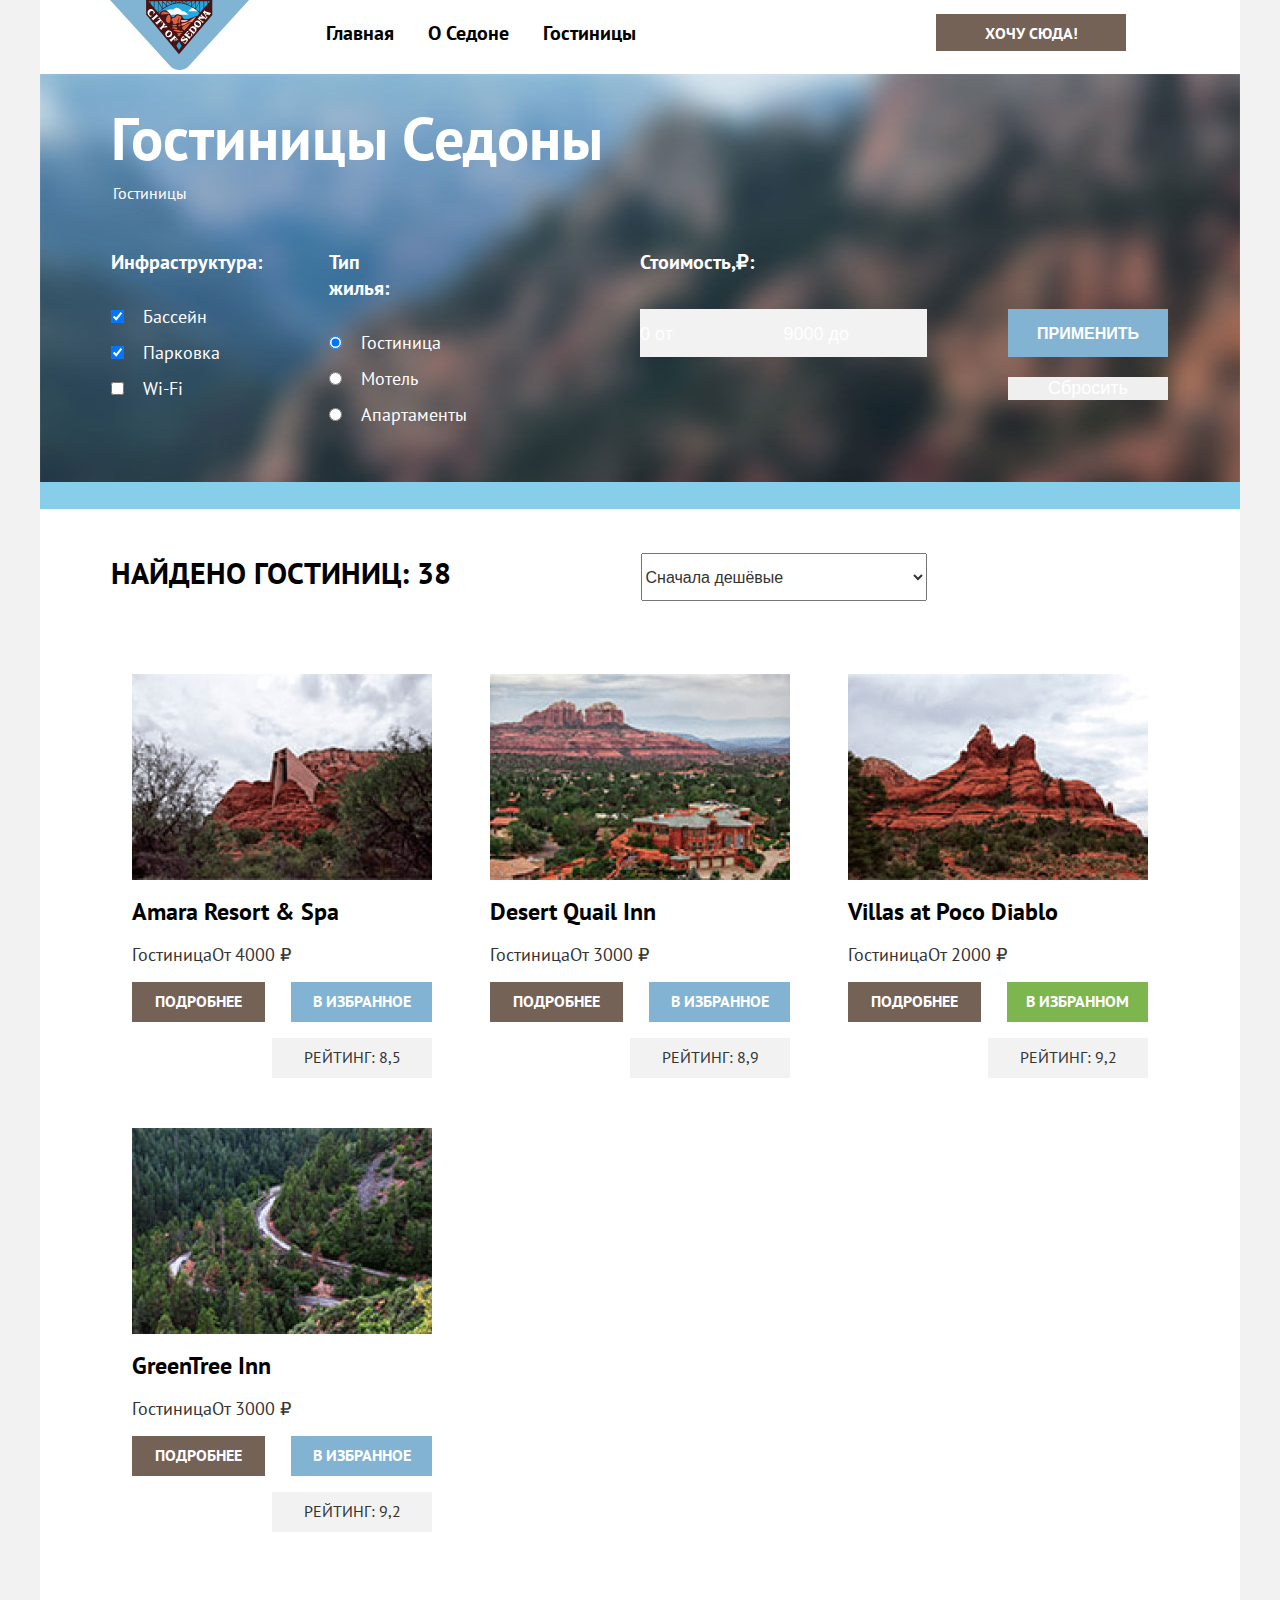
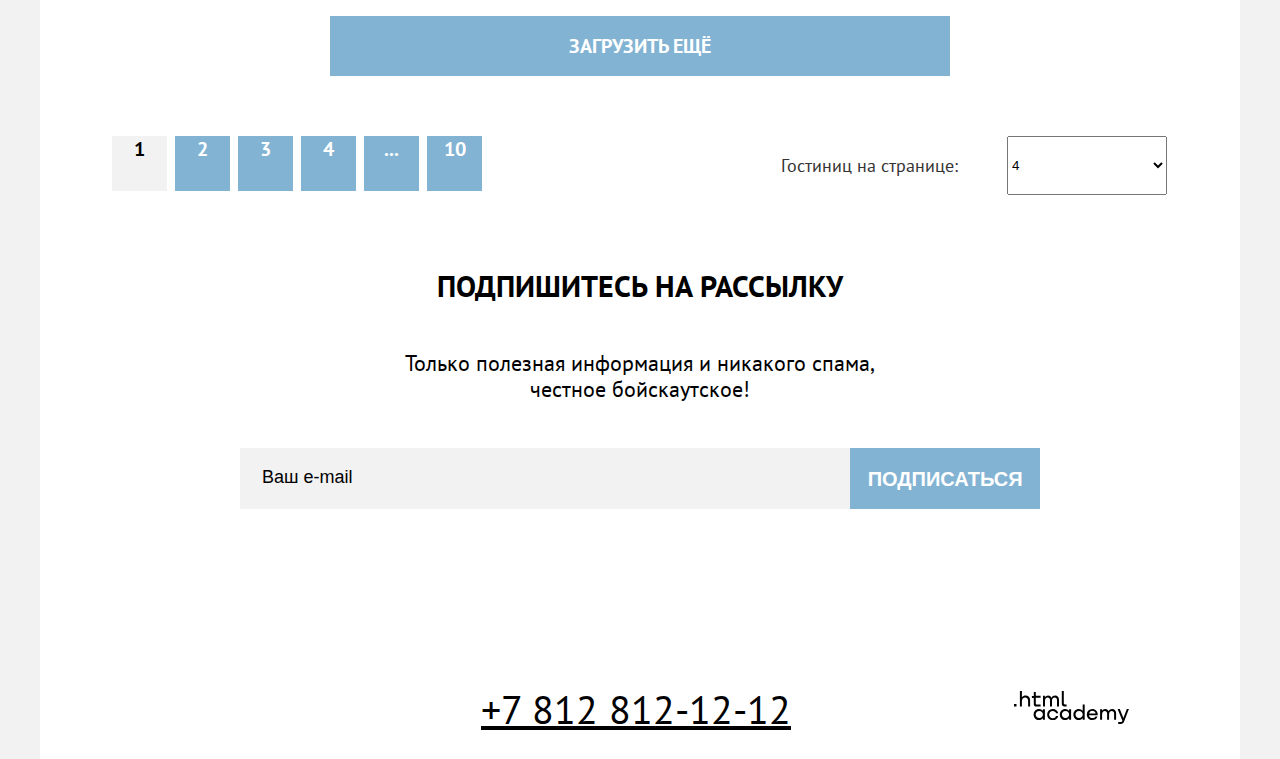
<file: 6/catalog.html>
<!DOCTYPE html>
<html lang="ru">
  <head>
    <meta charset="utf-8">
    <title>Каталог</title>
    <link rel="stylesheet" href="styles/styles.css">
    <base href="https://htmlacademy-htmlcss.github.io/1993487-sedona-33/6/">
</head>
  <body>
    <div class="container">
      <header class="main-header">
        <nav class="navigation">
          <a class="main-logo" href="index.html">
            <img class="main-logo" src="images/logo.svg" width="139" height="70" alt="Логотип Sedona.">
          </a>
          <ul class="navigation-list reset-list ">
            <li class="navigation-item">
              <a class="navigation-link" href="index.html">Главная</a>
            </li>
            <li class="navigation-item">
              <a class="navigation-link" href="index.html">О Седоне</a>
            </li>
            <li class="navigation-item">
              <a class="navigation-link navigation-link-current" href="catalog.html">Гостиницы</a>
            </li>
          </ul>
          <ul class="navigation-list navigation-user reset-list">
            <li class="navigation-item">
              <a class="navigation-link" href="#">
                <span class="visually-hidden">Поиск</span>
              </a>
            </li>
            <li class="navigation-item">
              <a class="navigation-link" href="#">
                <span class="visually-hidden">Избранное</span></a>
            </li>
            <li class="navigation-item">
              <a class="navigation-button" href="#">Хочу сюда!</a>
            </li>
          </ul>
        </nav>
      </header> 

      <main class="main-inner">
        <div class="form-container">
          <header class="inner-header">
            <h1 class="inner-header-title">Гостиницы Седоны</h1>
            <ul class="breadcrambs reset-list">
              <li class="breadcrambs-item">
                <a class="breadcrambs-link" href="index.html">
                  <span class="visually-hidden">Home</span></a>
              </li>
              <li class="breadcrambs-item">
                <a class="breadcrambs-link">Гостиницы</a>
              </li>
            </ul>
          </header>
          <section class="options-block">
            <h2 class="visually-hidden">Выбор вариантов проживания</h2>                
            <form class="options-filter" action="https://echo.htmlacademy.ru/" method="get">
            <div class="filter-container">         
              <fieldset class=offers-filter-group>
                <legend class=offers-filter-title>Инфраструктура:</legend>
                <ul class="offers-filter-list reset-list">
                  <li class="offer-filter-item">
                    <label class="control"> 
                      <input class="control-input" type="checkbox" name="pool" checked>Бассейн</label>
                  </li>
                  <li class="offer-filter-item">
                    <label class="control"> 
                      <input class="control-input" type="checkbox" name="parking space" checked>Парковка</label>
                  </li>
                  <li class="offer-filter-item">
                    <label class="control"> 
                      <input class="control-input" type="checkbox" name="wi-fi">Wi-Fi</label>
                  </li>
                </ul>
              </fieldset>
              <fieldset class=offers-filter-group>
                <legend class=offers-filter-title>Тип жилья:</legend>
                <ul class="offers-filter-list reset-list">
                  <li class="offer-filter-item">
                    <label class="control"> 
                      <input class="control-input" type="radio" name="type of house" value="hotel" checked>Гостиница</label>
                  </li>
                  <li class="offer-filter-item">
                    <label class="control"> 
                      <input class="control-input" type="radio" name="type of house" value="motel">Мотель</label>
                  </li>
                  <li class="offer-filter-item">
                    <label class="control"> 
                      <input class="control-input" type="radio" name="type of house" value="apartments">Апартаменты</label>
                  </li>
                </ul>
              </fieldset>
              <fieldset class=offers-filter>
                <legend class=offers-filter-price>Стоимость,<span>₽:</span></legend>
                  <div class="container-field-price">
                    <label class="field-price"><input type="text" value="0 от"></label>
                    <label class="field-price"><input type="text" value="9000 до"></label>  
                  </div>               
              </fieldset>
              <div class="button-solution">
                <button class="button-offer" type="submit">Применить</button>
                <button class="button-hidden" type="submit">Сбросить</button>
              </div>
            </div>        
            </form>
          </section>
        </div>
        <section>
          <div class="sorting-container">
            <p class="result-of-search">Найдено гостиниц: 38</p>
              <select class="select-control" aria-label="Сортировка">
                <option value="popular">Сначала дешёвые</option>
              </select>
            <a href="#" class="button-view-option">
              <span class="visually-hidden">Показать карточки</span>
            </a>
            <a  href="#" class="button-view-option">
              <span class="visually-hidden">Слайдшоу</span>
            </a>
            <a href="#" class="button-view-option">
              <span class="visually-hidden">Показать список</span>
            </a>
          </div>  
          <ul class="hotels-list reset-list">
            <li class="hotel-item">
              <a class="hotel-link" href="#">
                <img class="hotel-image" src="images/hotels/amara.jpg" width="300" height="206" alt="Гостиница Amara Resort & Spa.">
              </a>
              <h3 class="hotel-title">Amara Resort & Spa</h3>
              <p class="hotel-choice">Гостиница<span>От 4000 ₽</span></p>
              <div class="button-choice">
                <a class="button button-detail" href="#">Подробнее</a>
                <a class="button button-select" href="#">В Избранное</a>
              </div>
              <div class="rating-container">
                <p class="visually-hidden">rating-stars</p>
                <p class="button-rating">Рейтинг: 8,5</p>
              </div>
            </li>
            <li class="hotel-item">
              <a class="hotel-link" href="#">
                <img class="hotel-image" src="images/hotels/desert.jpg" width="300" height="206" alt="Гостиница Desert Quail Inn.">
              </a>
              <h3 class="hotel-title">Desert Quail Inn</h3>
              <p class="hotel-choice">Гостиница<span>От 3000 ₽</span></p>
              <div class="button-choice">
                <a class="button button-detail" href="#">Подробнее</a>
                <a class="button button-select" href="#">В Избранное</a>
              </div>
              <div class="rating-container">
                <p class="visually-hidden">rating-stars</p>
                <p class="button-rating">Рейтинг: 8,9</p>
              </div>
            </li>
            <li class="hotel-item">
              <a class="hotel-link" href="#">
                <img class="hotel-image" src="images/hotels/villas.jpg" width="300" height="206" alt="Гостиница Villas at Poco Diablo.">
              </a>
              <h3 class="hotel-title">Villas at Poco Diablo</h3>
              <p class="hotel-choice">Гостиница<span>От 2000 ₽</span></p>
              <div class="button-choice">
                <a class="button button-detail" href="#">Подробнее</a>
                <a class="button button-favorite" href="#">В Избранном</a>
              </div>
              <div class="rating-container">
                <p class="visually-hidden">rating-stars</p>
                <p class="button-rating">Рейтинг: 9,2</p>
              </div>
            </li>
            <li class="hotel-item">
              <a class="hotel-link" href="#">
                <img class="hotel-image" src="images/hotels/greentree.jpg" width="300" height="206" alt="Гостиница GreenTree Inn.">
              </a>
              <h3 class="hotel-title">GreenTree Inn</h3>
              <p class="hotel-choice">Гостиница<span>От 3000 ₽</span></p>
              <div class="button-choice">
                <a class="button button-detail" href="#">Подробнее</a>
                <a class="button button-select" href="#">В Избранное</a>
              </div>
              <div class="rating-container">
                <p class="visually-hidden">rating-stars</p>
                <p class="button-rating">Рейтинг: 9,2</p>
              </div>
            </li>   
          </ul>
          <a class="button-upload-more" href="#">Загрузить ещё</a>
          <div class="pagination-container">
            <ul class="pagination reset-list">
              <li class="pagination-item">
                <a class="pagination-link pagination-current">1</a>
              </li>
              <li class="pagination-item">
                <a class="pagination-link" href="#">2</a>
              </li>
              <li class="pagination-item">
                <a class="pagination-link" href="#">3</a>
              </li>
              <li class="pagination-item">
                <a class="pagination-link" href="#">4</a>
              </li>
              <li class="pagination-item">
                <a class="pagination-link pagination-next" href="#">...</a>
              </li>
              <li class="pagination-item">
                <a class="pagination-link" href="#">10</a>
              </li>
            </ul>
            <div class="choice-block">
              <p>Гостиниц на странице:</p>
              <select class="select" aria-label="Количество гостиниц на странице">
                <option value="number">4</option>
              </select>
            </div>
          </div> 
        </section>

        <section class="newsletter-catalog">
          <h2 class="newsletter-title-catalog">Подпишитесь на рассылку</h2>
          <p class="newsletter-description-catalog">Только полезная информация и никакого спама,<br>честное бойскаутское!</p>
          <form class="newsletter-form-catalog" action="https://echo.htmlacademy.ru/" method="post">
            <input class="field"  placeholder="Ваш e-mail" type="email" name="newsletter-email" id="newsletter-email" required>
          <button class="button newsletter-button" type="submit">
            <span class="button">Подписаться</span>
          </button>
          </form>
        </section> 
      </main>

      <footer class="page-footer">
        <div class="page-footer-wrapper">
          <section class="social-link">
            <h2 class="visually-hidden">Социальные сети</h2>
              <ul class="social-list reset-list ">
                <li class="social-item">
                  <a class="button" href="https://twitter.com/htmlacademy_ru">
                    <span class="visually-hidden">Твиттер</span></a>
                </li>
                <li class="social-item">
                  <a class="button" href="https://www.facebook.com/htmlacademy">
                    <span class="visually-hidden">Facebook</span></a>
                </li>
                <li class="social-item">
                  <a class="button" href="https://www.youtube.com/c/HTMLAcademyRUS">
                    <span class="visually-hidden">YouTube</span></a>
                </li>
              </ul>
          </section>
          <div>
            <a class="company-phone" href="tel:+78128121212">+7 812 812-12-12</a>
          </div>
          <div>
            <a class="visually-hidden" href="https://htmlacademy.ru/">.html academy</a>
              <img src="images/small-icons/html-academy.svg" width="115" height="33" alt=".html academy.">
          </div>
        </div>
      </footer>
    </div>
  </body>
</html>
</file>
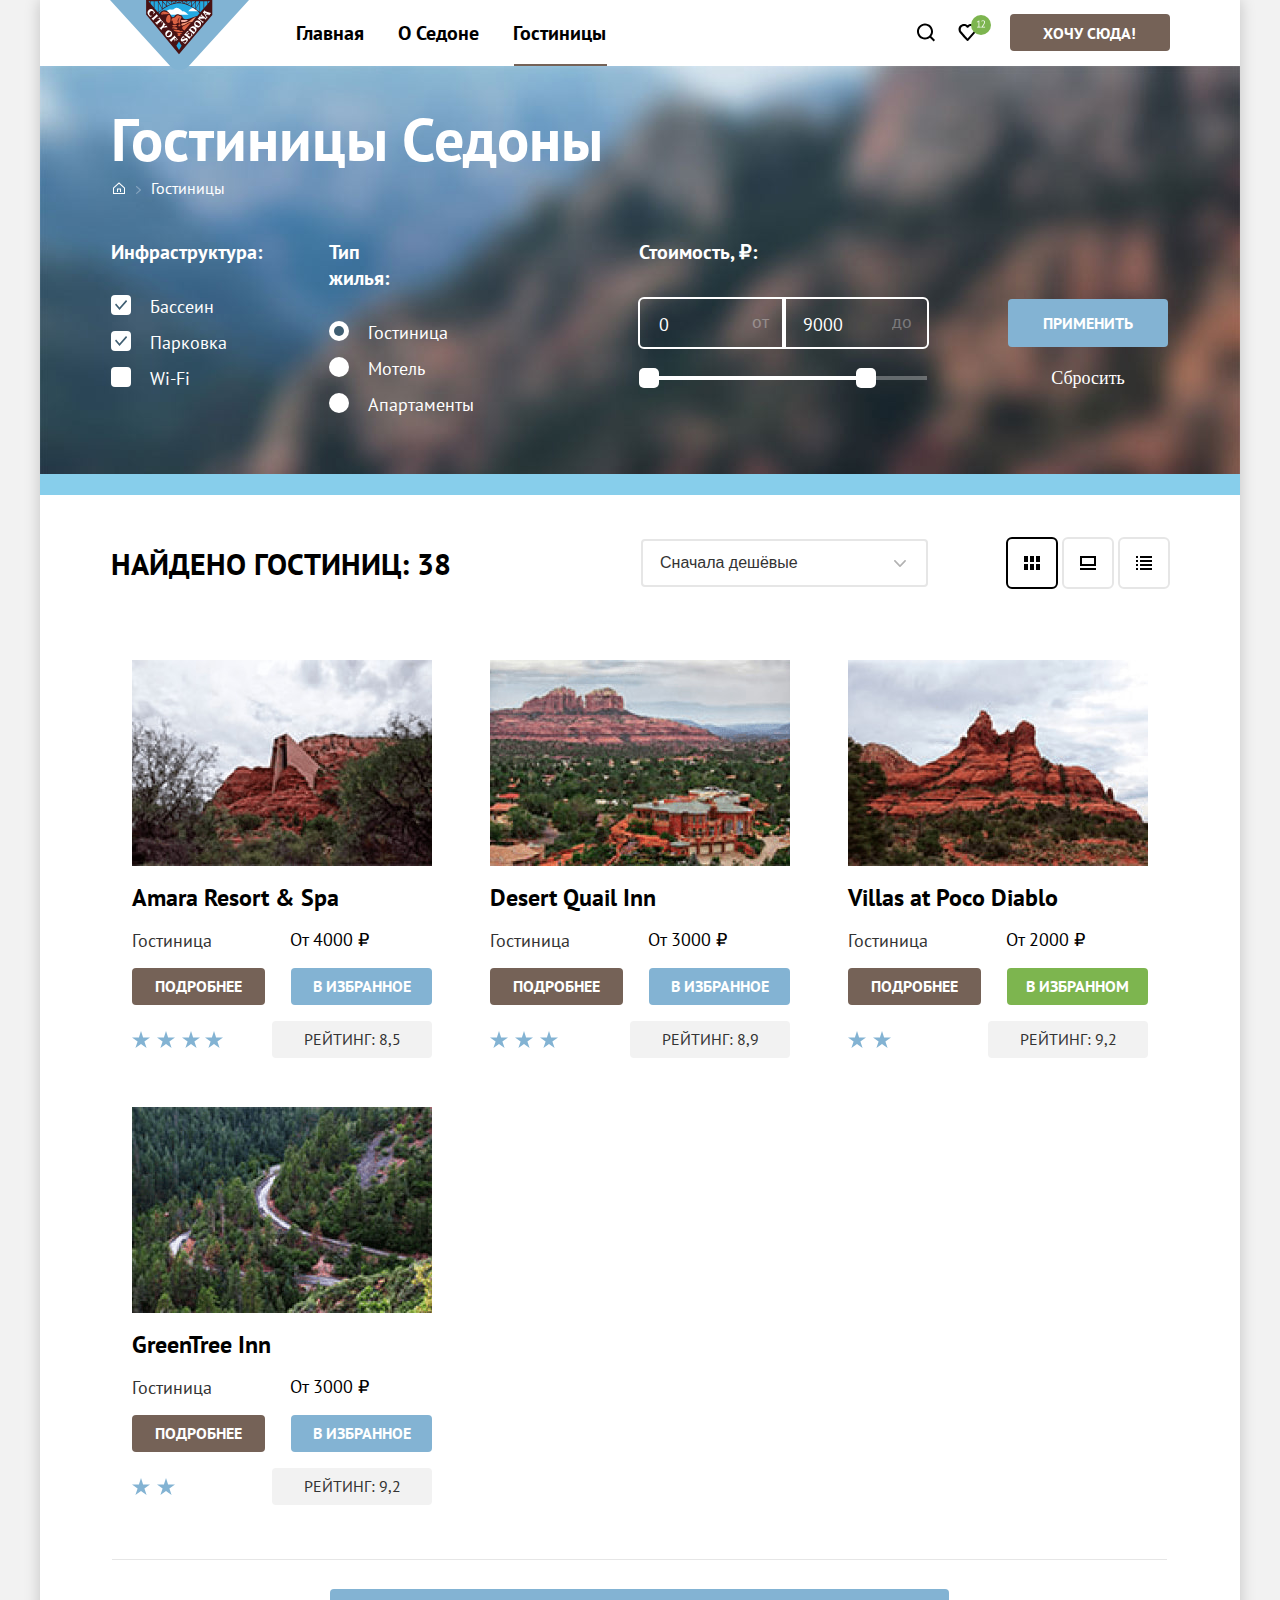
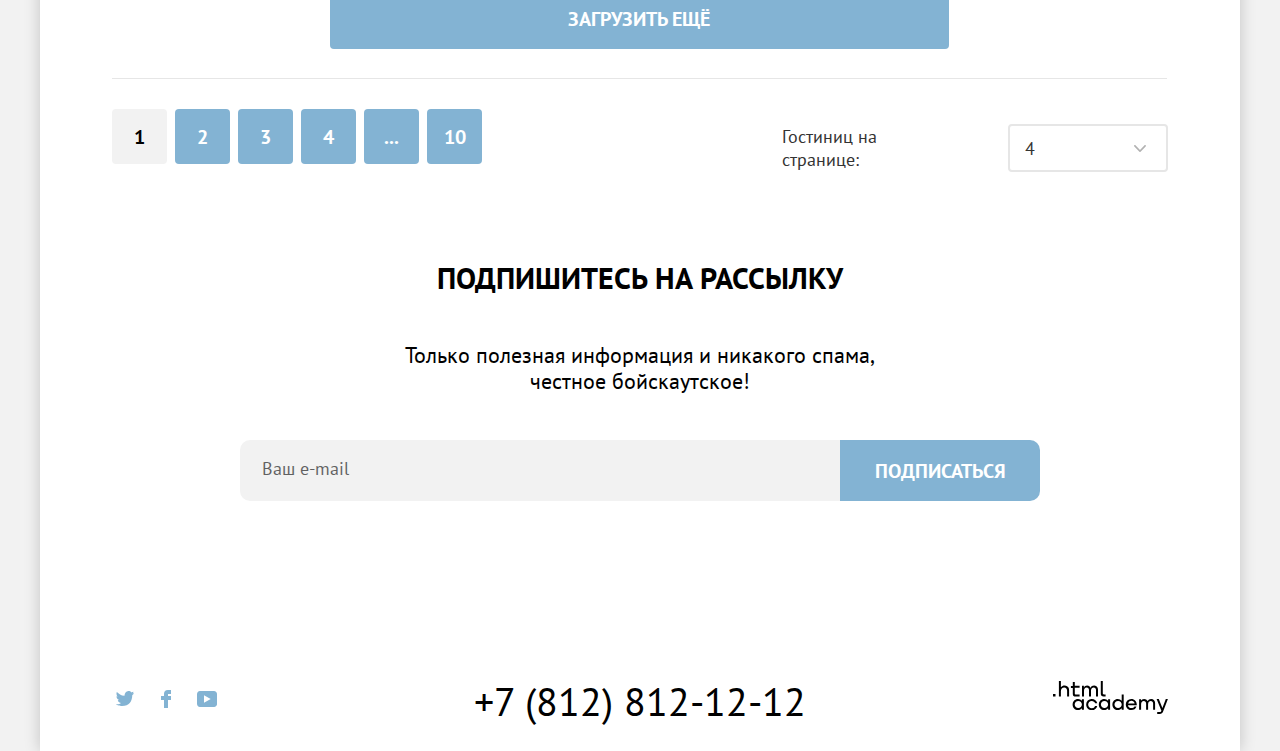
<file: 7/catalog.html>
<!DOCTYPE html>
<html lang="ru">
  <head>
    <meta charset="utf-8">
    <title>Каталог</title>
    <link rel="stylesheet" href="styles/styles.css">
    <base href="https://htmlacademy-htmlcss.github.io/1993487-sedona-33/7/">
</head>
  <body>
    <div class="container">
      <header class="main-header">
        <nav class="navigation">
          <a class="main-logo" href="index.html">
            <img class="main-logo" src="images/logo.svg" width="139" height="70" alt="Логотип Sedona.">
          </a>
          <ul class="navigation-list reset-list ">
            <li class="navigation-item">
              <a class="navigation-link" href="index.html">Главная</a>
            </li>
            <li class="navigation-item">
              <a class="navigation-link" href="index.html">О Седоне</a>
            </li>
            <li class="navigation-item">
              <a class="navigation-link navigation-link-current" href="#">Гостиницы</a>
            </li>
          </ul>
          <ul class="navigation-list navigation-user reset-list">
            <li class="navigation-item">
              <a class="navigation-link" href="#">
                <svg class="navigation-icon" aria-hidden="true" focusable="false" width="42" height="66" fill="currentColor" xmlns="http://www.w3.org/2000/svg">
                  <path d="m30.026 40.05-3.71-3.7c1.002-1.3 1.704-3 1.704-4.9 0-4.4-3.61-8-8.023-8-4.412 0-8.022 3.7-8.022 8.1 0 4.4 3.61 8 8.022 8 1.805 0 3.51-.6 4.914-1.7l3.71 3.7 1.405-1.5Zm-10.029-2.5c-3.31 0-6.017-2.7-6.017-6s2.708-6 6.017-6c3.31 0 6.017 2.7 6.017 6s-2.707 6-6.017 6Z"/>
                </svg>
                <span class="visually-hidden">Поиск</span>
              </a>
            </li>
            <li class="navigation-item">
              <a class="navigation-link" href="#">
                <svg class="navigation-icon" aria-hidden="true" focusable="false" width="44" height="66" viewBox="0 0 44 66" fill="currentColor" xmlns="http://www.w3.org/2000/svg">
                  <path d="M20.444 41c-.301 0-.602-.1-.802-.4-5.416-6.1-6.72-7.5-7.02-7.9-.702-.9-1.103-2.1-1.103-3.3 0-3 2.406-5.4 5.515-5.4 1.304 0 2.507.5 3.51 1.3 1.003-.8 2.307-1.3 3.51-1.3 3.009 0 5.516 2.4 5.516 5.4 0 1.3-.502 2.5-1.304 3.4l-7.02 7.9c-.2.2-.401.3-.802.3Zm-6.017-9.5c.3.4 3.51 4 6.117 6.9l6.218-7c.501-.5.702-1.2.702-2 0-1.8-1.505-3.3-3.31-3.3-1.003 0-2.005.5-2.707 1.3-.301.3-.602.4-.903.4-.3 0-.602-.2-.802-.4-.702-.8-1.705-1.3-2.708-1.3-1.805 0-3.31 1.5-3.31 3.3-.1.9.302 1.6.703 2.1-.1 0-.1 0 0 0Z"/><rect x="24" y="15" width="20" height="20" rx="10" fill="#7DB54F"/><path d="M30.13 26.76h1.4v-4.84l.1-.59-.4.47-1.1.79-.38-.51 2.2-1.7h.36v6.38h1.37v.74h-3.55v-.74Zm7.83-4.67c0 .353-.067.717-.2 1.09a6.56 6.56 0 0 1-.51 1.11c-.207.373-.44.74-.7 1.1-.26.353-.52.69-.78 1.01l-.49.43v.04l.64-.11h2.18v.74h-3.98v-.29c.147-.153.323-.343.53-.57a16.081 16.081 0 0 0 1.3-1.63c.22-.313.417-.63.59-.95.18-.32.323-.637.43-.95.107-.313.16-.61.16-.89 0-.327-.093-.597-.28-.81-.187-.22-.47-.33-.85-.33-.253 0-.5.053-.74.16-.24.1-.447.217-.62.35l-.33-.57c.233-.2.51-.357.83-.47.32-.113.663-.17 1.03-.17.287 0 .54.043.76.13.22.08.407.197.56.35.153.153.27.337.35.55.08.207.12.433.12.68Z" fill="#fff"/>
                </svg>
                <span class="visually-hidden">Избранное</span></a>
            </li>
            <li class="navigation-item">
              <a class="navigation-button" href="#">Хочу сюда!</a>
            </li>
          </ul>
        </nav>
      </header> 

      <main class="main-inner">
        <div class="form-container">
          <header class="inner-header">
            <h1 class="inner-header-title">Гостиницы Седоны</h1>
            <ul class="breadcrambs reset-list">
              <li class="breadcrambs-item">
                <a class="breadcrambs-link" href="index.html">
                  <svg class="bredcrambs-icon" aria-hidden="true" focusable="false" width="12" height="12" fill="none" xmlns="http://www.w3.org/2000/svg">
                    <path d="M6 .3 0 5.8V12h12V5.8L6 .3ZM11 11H1V6.2l5-4.5 5 4.5V11Z" fill="#fff"/><path d="M4 10h1V7.5h2V10h1V6.5H4V10Z" fill="#fff"/>
                  </svg>
                  <span class="visually-hidden">Home</span>
                </a>
              </li>
              <li class="breadcrambs-item">
                  <svg class="bredcrambs-icon-arrow" aria-hidden="true" focusable="false" width="5" height="8" viewBox="0 0 5 8" fill="none" xmlns="http://www.w3.org/2000/svg">
                    <path d="M4.8 3.6 1 .2C.8 0 .4 0 .1.2-.2.4-.1.8.1 1l3.3 3L.2 7c-.2.2-.2.6 0 .8 0 .1.3.2.4.2.1 0 .3-.1.4-.2l3.8-3.4c.3-.2.3-.6 0-.8Z" fill="#fff"/>
                  </svg>
              </li>
              <li class="breadcrambs-item">
                <a class="breadcrambs-link" href="#">Гостиницы</a>
              </li>
            </ul>
          </header>
          <section class="options-block">
            <h2 class="visually-hidden">Выбор вариантов проживания</h2>                
            <form class="options-filter" action="https://echo.htmlacademy.ru/" method="get">
            <div class="filter-container">  
              <fieldset class=offers-filter-group>
                <legend class=offers-filter-title>Инфраструктура:</legend>
                <ul class="offers-filter-list reset-list">
                  <li class="offer-filter-item">
                    <label class="control"> 
                      <input class="visually-hidden control-input" type="checkbox" name="pool" checked>
                      <span class="control-mark"></span>
                      <span class="control-label">Бассеин</span>
                    </label>                   
                  </li>
                  <li class="offer-filter-item">
                    <label class="control"> 
                      <input class="visually-hidden control-input" type="checkbox" name="parking space" checked>
                      <span class="control-mark"></span>
                      <span class="control-label">Парковка</span>
                    </label>
                  </li>
                  <li class="offer-filter-item">
                    <label class="control"> 
                      <input class="visually-hidden control-input" type="checkbox" name="wi-fi">
                      <span class="control-mark"></span>
                      <span class="control-label">Wi-Fi</span>
                    </label>
                  </li>
                </ul>
              </fieldset>
              <fieldset class=offers-filter-group>
                <legend class=offers-filter-title>Тип жилья:</legend>
                <ul class="offers-filter-list reset-list">
                  <li class="offer-filter-item">
                    <label class="control"> 
                      <input class="visually-hidden control-input" type="radio" name="type of house" value="hotel" checked>
                      <span class="control-mark"></span>
                      <span class="control-label">Гостиница</span>
                    </label>
                  </li>
                  <li class="offer-filter-item">
                    <label class="control"> 
                      <input class="visually-hidden control-input" type="radio" name="type of house" value="motel">
                      <span class="control-mark"></span>
                      <span class="control-label">Мотель</span>
                    </label>
                  </li>
                  <li class="offer-filter-item">
                    <label class="control"> 
                      <input class="visually-hidden control-input" type="radio" name="type of house" value="apartments">
                      <span class="control-mark"></span>
                      <span class="control-label">Апартаменты</span>
                    </label>
                  </li>
                </ul>
              </fieldset>
              <fieldset class=offers-filter>
                <legend class=offers-filter-price>Стоимость, ₽:</legend>
                <div class="range">
                  <div class="container-field-price">
                    <label class="field-price">
                      <input class="range-input range-first" type="number" value="0" name="min-price"><span class="min-price">от</span> 
                    </label>
                    <label class="field-price">
                      <input class="range-input range-second" type="number" value="9000" name="max-price"><span class="max-price">до</span> 
                    </label>
                  </div>             
                  <div class="range-scale">
                    <div class="range-bar" style="left: 0; width: 227px">
                      <button class="range-toggle toggle-min" type="button">
                        <span class="visually-hidden">Изменить минимальную цену.</span>
                      </button>
                      <button class="range-toggle toggle-max" type="button">
                        <span class="visually-hidden">Изменить максимальную цену.</span>
                      </button>
                    </div>
                  </div>
                </div>
              </fieldset>
              <div class="button-solution">
                <button class="button-offer" type="submit">Применить</button>
                <button class="button-hidden" type="reset">Сбросить</button>
              </div>
            </div>        
            </form>
          </section>
        </div>
        <section>
          <div class="sorting-container">
            <p class="result-of-search">Найдено гостиниц: 38</p>
            <div class="sorting-type">
              <select class="select-control" aria-label="Сортировка">
                <option value="popular">Сначала дешёвые</option>
              </select>
            </div>
            <a href="#" class="card-grid-toggle card-grid-toggle-current">
              <svg aria-hidden="true" focusable="false" width="16" height="14" fill="none" xmlns="http://www.w3.org/2000/svg">
                <path d="M4 0H0v6h4V0ZM16 0h-4v6h4V0ZM10 0H6v6h4V0ZM4 8H0v6h4V8ZM16 8h-4v6h4V8ZM10 8H6v6h4V8Z" fill="#000"/>
              </svg>
              <span class="visually-hidden">Показать карточки</span>
            </a>
            <a  href="#" class="card-grid-toggle">
              <svg aria-hidden="true" focusable="false" width="16" height="14" fill="none" xmlns="http://www.w3.org/2000/svg">
                <path d="M16 12H0v2h16v-2ZM14 2v6H2V2h12Zm2-2H0v10h16V0Z" fill="#000"/>
              </svg>
              <span class="visually-hidden">Слайдшоу</span>
            </a>
            <a href="#" class="card-grid-toggle">
              <svg aria-hidden="true" focusable="false" width="16" height="14" fill="none" xmlns="http://www.w3.org/2000/svg">
                <path d="M2 0H0v2h2V0ZM16 0H4v2h12V0ZM2 4H0v2h2V4ZM16 4H4v2h12V4ZM2 8H0v2h2V8ZM16 8H4v2h12V8ZM2 12H0v2h2v-2ZM16 12H4v2h12v-2Z" fill="#000"/>
              </svg>
              <span class="visually-hidden">Показать список</span>
            </a>
          </div>  
          <ul class="hotels-list reset-list">
            <li class="hotel-item">
              <a class="hotel-link" href="#">
                <img class="hotel-image" src="images/hotels/amara.jpg" width="300" height="206" alt="Гостиница Amara Resort & Spa.">
              </a>
              <h3 class="hotel-title">Amara Resort & Spa</h3>
              <div class="hotel-choice-wrapper">
                <span class="hotel-choice">Гостиница</span>
                <span class="hotel-choice-from">От 4000 ₽</span>
              </div>
              <div class="button-choice">
                <a class="button button-detail" href="#">Подробнее</a>
                <a class="button button-select" href="#">В Избранное</a>
              </div>
              <div class="rating-container">
                <svg class="rating-stars" aria-hidden="true" focusable="false" width="91" height="17" viewBox="0 0 91 17" fill="none" xmlns="http://www.w3.org/2000/svg">
                  <path d="m9 0 2.1 6.5H18l-5.6 4 2.2 6.5L9 13l-5.6 4 2.2-6.5-5.6-4h6.9L9 0ZM34 0l2.1 6.5H43l-5.6 4 2.2 6.5-5.6-4-5.6 4 2.2-6.5-5.6-4h6.9L34 0ZM59 0l2.1 6.5H68l-5.6 4 2.2 6.5-5.6-4-5.6 4 2.2-6.5-5.6-4h6.9L59 0ZM82 0l2.1 6.5H91l-5.6 4 2.2 6.5-5.6-4-5.6 4 2.2-6.5-5.6-4h6.9L82 0Z" fill="#83B3D3"/>
                </svg>
                <p class="visually-hidden">rating-stars</p>
                <p class="button-rating">Рейтинг: 8,5</p>
              </div>
            </li>
            <li class="hotel-item">
              <a class="hotel-link" href="#">
                <img class="hotel-image" src="images/hotels/desert.jpg" width="300" height="206" alt="Гостиница Desert Quail Inn.">
              </a>
              <h3 class="hotel-title">Desert Quail Inn</h3>
              <div class="hotel-choice-wrapper">
                <span class="hotel-choice">Гостиница</span>
                <span class="hotel-choice-from">От 3000 ₽</span>
              </div>
              <div class="button-choice">
                <a class="button button-detail" href="#">Подробнее</a>
                <a class="button button-select" href="#">В Избранное</a>
              </div>
              <div class="rating-container">
                <svg class="rating-stars" aria-hidden="true" focusable="false" width="68" height="17" viewBox="0 0 68 17" fill="none" xmlns="http://www.w3.org/2000/svg">
                  <path d="m9 0 2.1 6.5H18l-5.6 4 2.2 6.5L9 13l-5.6 4 2.2-6.5-5.6-4h6.9L9 0ZM34 0l2.1 6.5H43l-5.6 4 2.2 6.5-5.6-4-5.6 4 2.2-6.5-5.6-4h6.9L34 0ZM59 0l2.1 6.5H68l-5.6 4 2.2 6.5-5.6-4-5.6 4 2.2-6.5-5.6-4h6.9L59 0Z" fill="#83B3D3"/>
                </svg>
                <p class="visually-hidden">rating-stars</p>
                <p class="button-rating">Рейтинг: 8,9</p>
              </div>
            </li>
            <li class="hotel-item">
              <a class="hotel-link" href="#">
                <img class="hotel-image" src="images/hotels/villas.jpg" width="300" height="206" alt="Гостиница Villas at Poco Diablo.">
              </a>
              <h3 class="hotel-title">Villas at Poco Diablo</h3>
              <div class="hotel-choice-wrapper">
                <span class="hotel-choice">Гостиница</span>
                <span class="hotel-choice-from">От 2000 ₽</span>
              </div>
              <div class="button-choice">
                <a class="button button-detail" href="#">Подробнее</a>
                <a class="button button-favorite" href="#">В Избранном</a>
              </div>
              <div class="rating-container">
                <svg class="rating-stars" aria-hidden="true" focusable="false" width="43" height="17" viewBox="0 0 43 17" fill="none" xmlns="http://www.w3.org/2000/svg">
                  <path d="m9 0 2.1 6.5H18l-5.6 4 2.2 6.5L9 13l-5.6 4 2.2-6.5-5.6-4h6.9L9 0ZM34 0l2.1 6.5H43l-5.6 4 2.2 6.5-5.6-4-5.6 4 2.2-6.5-5.6-4h6.9L34 0Z" fill="#83B3D3"/>
                </svg>
                <p class="visually-hidden">rating-stars</p>
                <p class="button-rating">Рейтинг: 9,2</p>
              </div>
            </li>
            <li class="hotel-item">
              <a class="hotel-link" href="#">
                <img class="hotel-image" src="images/hotels/greentree.jpg" width="300" height="206" alt="Гостиница GreenTree Inn.">
              </a>
              <h3 class="hotel-title">GreenTree Inn</h3>
              <div class="hotel-choice-wrapper">
                <span class="hotel-choice">Гостиница</span>
                <span class="hotel-choice-from">От 3000 ₽</span>
              </div>
              <div class="button-choice">
                <a class="button button-detail" href="#">Подробнее</a>
                <a class="button button-select" href="#">В Избранное</a>
              </div>
              <div class="rating-container">
                <svg class="rating-stars" aria-hidden="true" focusable="false" width="43" height="17" viewBox="0 0 43 17" fill="none" xmlns="http://www.w3.org/2000/svg">
                  <path d="m9 0 2.1 6.5H18l-5.6 4 2.2 6.5L9 13l-5.6 4 2.2-6.5-5.6-4h6.9L9 0ZM34 0l2.1 6.5H43l-5.6 4 2.2 6.5-5.6-4-5.6 4 2.2-6.5-5.6-4h6.9L34 0Z" fill="#83B3D3"/>
                </svg>
                <p class="visually-hidden">rating-stars</p>
                <p class="button-rating">Рейтинг: 9,2</p>
              </div>
            </li>   
          </ul>
          <div class="button-upload">
            <a class="button-upload-more" href="#">Загрузить ещё</a>
          </div>
          <div class="pagination-container">
            <ul class="pagination reset-list">
              <li class="pagination-item">
                <a class="pagination-link pagination-current">1</a>
              </li>
              <li class="pagination-item">
                <a class="pagination-link" href="#">2</a>
              </li>
              <li class="pagination-item">
                <a class="pagination-link" href="#">3</a>
              </li>
              <li class="pagination-item">
                <a class="pagination-link" href="#">4</a>
              </li>
              <li class="pagination-item">
                <a class="pagination-link pagination-next" href="#">...</a>
              </li>
              <li class="pagination-item">
                <a class="pagination-link" href="#">10</a>
              </li>
            </ul>
            <div class="choice-block">
              <p class="choice-items">Гостиниц на странице:</p>
              <select class="select" aria-label="Количество гостиниц на странице">
                <option value="number">4</option>
              </select>
            </div>
          </div> 
        </section>

        <section class="newsletter-catalog">
          <h2 class="newsletter-title-catalog">Подпишитесь на рассылку</h2>
          <p class="newsletter-description-catalog">Только полезная информация и никакого спама,<br>честное бойскаутское!</p>
          <form class="newsletter-form-catalog" action="https://echo.htmlacademy.ru/" method="post">
            <input class="field" placeholder="Ваш e-mail" type="email" name="newsletter-email" id="newsletter-email" required>
          <button class="button newsletter-button" type="submit">
            <span class="button">Подписаться</span>
          </button>
          </form>
        </section> 
      </main>

      <footer class="page-footer">
        <div class="page-footer-wrapper">
          <section class="social-link">
            <h2 class="visually-hidden">Социальные сети</h2>
              <ul class="social-list reset-list ">
                <li class="social-item">
                  <a class="social-button" href="https://twitter.com/htmlacademy_ru">
                    <svg class="social-icon" aria-hidden="true" focusable="false" width="18" height="15" fill="currentColor" xmlns="http://www.w3.org/2000/svg">
                      <path d="M11.6.2c1.8-.5 3.2.3 3.8 1.2.7-.2 1.4-.5 2.1-.7 0 .9-.6 1.5-.9 1.8.7.1 1.4-.6 1.4-.6-.2 1-1.1 1.8-1.7 2C16.1 10.7 13 15.1 5.7 15h-.5c-.4 0-4.4-.5-5.2-1.9 2.4.2 4.1-.4 5-1.2-1-.3-2.9-.4-3.2-2.9.4.1.6.2 1.3.1C1.8 8.3.4 7.5.5 5.3c.3.3 1.1.5 1.4.5C1.1 5.6-.2 2.5.9.9c1.9 1.9 4 3.6 7.6 3.8C8.7 2.3 9.7.8 11.6.2Z"/>
                    </svg>
                    <span class="visually-hidden">Твиттер</span></a>
                </li>
                <li class="social-item">
                  <a class="social-button" href="https://www.facebook.com/htmlacademy">
                    <svg class="social-icon" aria-hidden="true" focusable="false" width="10" height="18" fill="currentColor" xmlns="http://www.w3.org/2000/svg">
                      <path d="M7 0a4 4 0 0 0-4 4v2H0v4h3v8h4v-8h3V6H7V4h3V0H7Z"/>
                    </svg>
                    <span class="visually-hidden">Facebook</span></a>
                </li>
                <li class="social-item">
                  <a class="social-button" href="https://www.youtube.com/c/HTMLAcademyRUS">
                    <svg class="social-icon" aria-hidden="true" focusable="false" width="20" height="16" fill="currentColor" xmlns="http://www.w3.org/2000/svg"><g clip-path="url(#a)">
                      <path d="M17 0H2.9C1.2 0 0 1.5 0 3.2v9.5C0 14.5 1.2 16 2.9 16h14.3c1.5 0 2.9-1.5 2.9-3.2V3.2C19.9 1.5 18.7 0 17 0ZM7 11.8V4.2L13.7 8 7 11.8Z"/></g><defs><clipPath id="a"><path fill="#fff" d="M0 0h20v16H0z"/></clipPath></defs>
                    </svg> 
                    <span class="visually-hidden">YouTube</span></a>
                </li>
              </ul>
          </section>
          <div>
            <a class="company-phone" href="tel:+78128121212">+7 (812) 812-12-12</a>
          </div>
          <div>
            <a class="information-link" href="https://htmlacademy.ru">
              <svg class="information-icon" aria-hidden="true" focusable="false" width="115" height="33" fill="currentColor" xmlns="http://www.w3.org/2000/svg">
                <path d="M0 12.9v2.6h2.5v-2.6H0ZM11.6 4.5c-1.6 0-2.8.7-3.6 1.7h-.1V0h-2v15.5h2v-5.3c0-2.1 1.3-3.6 3.3-3.6 1.8 0 2.9 1.4 2.9 3.2v5.7h2V9.4c.1-3-1.8-4.9-4.5-4.9ZM26.6 4.8h-4.8V1.1h-2v3.8h-1.9v2h1.9v6c0 1.7 1 2.7 2.7 2.7h4.1v-2h-3.7c-.7 0-1.1-.4-1.1-1.1V6.8h4.8v-2ZM41.1 4.6c-1.6 0-2.9.8-3.5 2.1h-.1a3.7 3.7 0 0 0-3.4-2.1c-1.4 0-2.5.8-3.1 1.8h-.1V4.8H29v10.6h2V10c0-2 1-3.5 2.6-3.5 1.5 0 2.4 1 2.4 2.6v6.3h2V9.8c0-2.4 1.4-3.3 2.6-3.3 1.5 0 2.4 1 2.4 2.6v6.3h2V8.9c.1-2.5-1.4-4.3-3.9-4.3ZM47.8 12.7c0 1.7 1 2.7 2.8 2.7h2v-2h-1.7c-.7 0-1.1-.4-1.1-1.1V0h-2v12.7ZM28.9 19.7a4.9 4.9 0 0 0-3.9-1.8c-3.1 0-5.4 2.3-5.4 5.6s2.3 5.6 5.4 5.6c1.8 0 3-.8 3.8-1.9h.1v1.6h2V18.2h-2v1.5Zm-3.6 7.4a3.5 3.5 0 0 1-3.6-3.6c0-2 1.4-3.6 3.6-3.6s3.6 1.6 3.6 3.6c0 1.9-1.4 3.6-3.6 3.6ZM44.2 22c-.5-2.4-2.6-4.1-5.4-4.1a5.4 5.4 0 0 0-5.6 5.6c0 3.1 2.2 5.6 5.6 5.6 2.8 0 4.9-1.8 5.4-4.2h-2.1a3.4 3.4 0 0 1-3.3 2.3 3.5 3.5 0 0 1-3.6-3.6c0-2 1.4-3.6 3.6-3.6 1.6 0 2.8 1 3.3 2.2h2.1V22ZM55.1 19.7a4.9 4.9 0 0 0-3.9-1.8c-3.1 0-5.4 2.3-5.4 5.6s2.3 5.6 5.4 5.6c1.8 0 3-.8 3.8-1.9h.1v1.6h2V18.2h-2v1.5Zm-3.6 7.4a3.5 3.5 0 0 1-3.6-3.6c0-2 1.4-3.6 3.6-3.6s3.6 1.6 3.6 3.6c0 1.9-1.5 3.6-3.6 3.6ZM68.7 19.8a5 5 0 0 0-3.9-1.9c-3.1 0-5.4 2.3-5.4 5.6s2.2 5.6 5.4 5.6c1.7 0 3-.8 3.8-1.8h.1v1.5h2V13.4h-2v6.4Zm-3.6 7.3a3.5 3.5 0 0 1-3.6-3.6c0-2 1.4-3.6 3.6-3.6s3.6 1.6 3.6 3.6c-.1 2-1.5 3.6-3.6 3.6ZM78.3 17.9a5.4 5.4 0 0 0-5.5 5.6c0 3 2.1 5.6 5.5 5.6 2.5 0 4.5-1.3 5.2-3.6h-2.1c-.5 1-1.6 1.6-3 1.6-1.9 0-3.3-1.3-3.4-2.9h8.8c.2-3.6-2-6.3-5.5-6.3Zm0 1.9c1.7 0 3 1 3.3 2.6h-6.5a3.2 3.2 0 0 1 3.2-2.6ZM98.2 17.9a4 4 0 0 0-3.6 2h-.1c-.6-1.2-1.8-2-3.4-2-1.4 0-2.5.7-3.1 1.8v-1.5h-1.9v10.6h2v-5.4c0-2 1-3.4 2.6-3.5 1.5 0 2.4 1 2.4 2.6v6.3h2v-5.6c0-2.4 1.4-3.3 2.6-3.3 1.5 0 2.4 1 2.4 2.6v6.3h2v-6.5c.1-2.6-1.4-4.4-3.9-4.4ZM109.4 27l-3.6-8.9h-2.2l4.8 11.6c-.3.9-.7 1.2-1.7 1.2h-2.5v2h2.5c1.8 0 2.8-.8 3.5-2.6l4.7-12.2h-2.1l-3.4 8.9Z"/>
              </svg> 
              <span class="visually-hidden">.htmlacademy</span>
            </a>
          </div>
        </div>
      </footer>
    </div>
  </body>
</html>
</file>
<file: styles/styles.css>
@font-face {
  font-family: "PT Sans";
  font-style: normal;
  font-weight: 400;
  src: url("../fonts/ptsans-400.woff2") format("woff2");
  font-display: swap;
}
  
@font-face {
  font-family: "PT Sans";
  font-style: normal;
  font-weight: 700;
  src: url("../fonts/ptsans-700.woff2") format("woff2");
  font-display: swap;
}
  
html {
  height: 100%;
}

body {
  margin: 0;
  display: flex;
  flex-direction: column;
  min-height: 100%;
  font-family: "PT Sans", "Arial", sans-serif;
  font-size: 18px;
  line-height: 21px;
  color: #000000;
  background-color: #F2F2F2;    
}

.container {
  width: 1200px;
  margin: 0 auto;
  background-color: #FFFFFF;
  box-shadow: 0 0 15px 0 rgba(0, 0, 0, 0.2);
}

.visually-hidden {
  position: absolute;
  width: 1px;
  height: 1px;
  margin: -1px;
  padding: 0;
  border: 0;
  clip: rect(0 0 0 0);
  overflow: hidden;
}

.reset-list {
  list-style: none;
}

.main-header {
  color: #000000;
  background-color:#ffffff;
}

.navigation {
  position: relative;
  display: flex;
  width: 1060px;
  margin: 0 auto;
}

.main-logo {
  position: absolute;
  left: 0;
  top: 0;
  width: 139px;
  z-index: 1;
}

.navigation-list {
  display: flex;
  flex-wrap: wrap;
  width: 460px;
  margin: 0;
  padding: 0;
  margin-left: 169px;
}

.navigation-user {
  width: 336px;
  margin-left: 262px;
}

.navigation-link {
  position: relative;
  display: block;
  padding: 20px 17px;
  font-size: 20px;
  line-height: 26px;
  font-weight: 700;
  color: #000000;
  text-decoration: none;
}

.navigation-link:hover {
  color: #756257;
}

.navigation-first:active {
  color: #756257;
  opacity: 30%;
}

.navigation-icon:active {
  fill: rgb(117, 98, 87,0.3);
}

.navigation-second {
  padding: 33px 21px;
}

.navigation-second:focus {
  outline: 3px solid #83B3D3;
  outline-offset: -2px;
  border-radius: 4px;
}

.navigation-link-current-main::before {
  position: absolute;
  right: 260px;
  left: 17px;
  bottom: 1px;
  height: 2px;
  width: 68px;
  background-color: #756257;
  content: "";
}

.navigation-link-current::before {
  position: absolute;
  right: 17px;
  left: 18px;
  bottom: 0px;
  height: 2px;
  width: 93px;
  background-color: #756257;
  content: "";
}

.navigation-icon {
  position: absolute;
  top: 0;
  right: 0;
  left: 0;
  margin: auto;
}

.navigation-button {
  display: block;
  width: 130px;
  padding: 9px 15px 8px;
  margin-top: 13.72px;
  margin-bottom: 15.04px;
  margin-left: 21px;
  font-size: 16px;
  line-height: 20px;
  font-weight: 700;
  text-align: center;
  color: #ffffff;
  background-color: #756257;
  text-decoration: none;
  text-transform: uppercase;
  border-radius: 4px;
}

.navigation-button:hover {
  background-color: #615048;
}

.navigation-button:focus {
  background-color: #615048;
  outline: 3px solid #83B3D3;
  outline-offset: -1px;
}

.navigation-button:active {
  background-color: #615048;
  color: rgba(255, 255, 255, 0.3)
}

.main-container {
  flex-grow: 1;
}

.promo-container {
  position: relative;
  color: #000000;
  background-color: #87CEEB; 
  background-image: url("../images/background/background-for-promo.jpg");
  background-size: 100% auto;
  background-repeat: no-repeat;
}

.promo-container::after {
  content: url("../images/background/background-for-promo-2.svg");
  position: absolute;
  top: 428px;
}

.promo {
  display: block;
  margin: 0 auto;
  padding-top: 51px;
  padding-bottom: 82px;
}

.description {
  font-weight: 700;
  font-size: 30px;
  line-height: 36px;
  text-align: center;
  text-transform: uppercase;
  width: 720px;
  margin: 63px 240px 31px;
}

.five-reasons {
  font-weight: 400;
  color: #333333;
  font-size: 22px;   
  line-height: 36px;
  text-align: center;
  width: 720px;
  margin: 0 auto;
  margin-bottom: 80px;

}

.reasons-title {
  font-weight: 700;
  color: #000000;  
  font-size: 24px;   
  line-height: 28px; 
  text-align: center;
  text-transform: uppercase;
  margin: 0; 
  padding: 0; 
}

.reason-number {
  font-weight: 400; 
  color: #333333;
  text-align: center;
  text-transform: uppercase;
  margin: 0;
  padding: 0;
}

.reasons-description {
  font-weight: 400; 
  color: #333333;
  text-align: center;  
  margin: 0;
  padding: 0;
}

.reasons-block {
  display: flex;
  flex-wrap: wrap;
  width: 1200px;
}

.reason-first {
  display: flex;
  margin: 0;
  padding: 0;
  background-color:#83b3d3;
  order: 1;
}

.reason-item-first {
  display: flex;
  margin: 0;
  padding: 0;
}

.reason-second {
  display: flex;
  margin: 0;
  padding: 0;
  background-color:#83b3d3;
  order: 3;
}

.reason-item-second {
  display: flex;
  margin: 0;
  padding: 0;
}

.reasons-option {
  display: flex;
  flex-direction: column;
  width: 400px;
}

.reasons-option h3 {
  padding-top: 97px;
  padding-left: 90px;
  padding-right: 90px;
  margin-bottom: 30px;
}

.reasons-option p {
  padding-left: 90px;
  padding-right: 90px;
  margin-bottom: 30px;
}

.reasons-option p:last-child {
  margin-bottom: 0;
  padding-bottom: 87px;
}

.reasons-next {
  display: flex;
  margin: 0;
  padding: 0;
  order: 4;
}

.reasons-items-next {
  display: flex;
  width: 400px;
  margin: 0;
  padding: 0;
}

.reasons-option-next {
  display: flex;
  flex-direction: column;
  padding: 97px 75px 108px;
}

.reasons-option-next h3 {
  width: 250px;
  margin-bottom: 29px;
}

.reasons-option-next p {
  width: 250px;
  margin-bottom: 30px;
}

.reasons-option-next p:last-child {
  margin-bottom: 0;
}

.reasons-list {
  position: relative;
  display: flex;
  margin: 0;
  padding: 0;
  order: 2;
}

.reasons-house-foto {
  margin: 0 auto;
  margin-bottom: 23px;
  padding-top: 89px;
}

.reasons-food-foto {
  margin: 0 auto;
  margin-bottom: 23px;
  padding-top: 91px;
}

.reasons-souvenirs-foto {
  margin: 0 auto;
  margin-bottom: 23px;
  padding-top: 85px;
}

.reasons-items-list {
  display: flex;
  flex-direction: column;
  margin: 0;
  padding: 0;
  padding: 0 75px 79px;
}

.reason-house {
  background-image: url("../images/small-icons/house.svg");
  background-repeat: no-repeat;
  background-position: top 89px center;
}

.reason-food {
  background-image: url("../images/small-icons/food.svg");
  background-repeat: no-repeat;
  background-position: top 91px center;
}

.reason-souvenirs {
  background-image: url("../images/small-icons/souvenirs.svg");
  background-repeat: no-repeat;
  background-position: top 85px center;
}

.reasons-option-list {
  display: flex;
  flex-direction: column;
  width: 250px;
  padding-top: 184px;
}

.reasons-option-list h3 {
  margin-bottom: 20px;
}

.reasons-option-list p {
  margin-bottom: 10px;
}

.reason-description-foto {
  display: block;
}

.reasons-next li:nth-child(odd) {
  background-color: hsl(204 48% 67% / 0.12);
}

.reasons-next li:nth-child(even) {
  background-color: hsl(204 48% 67% / 0.2);;
}

.reasons-list li:nth-child(odd) {
  background-color: hsl(204 48% 67% / 0.12);
}

.reasons-list li:nth-child(even) {
  background-color: #FFFFFF;
}

.reasons-change h3 {
  color: #FFFFFF;
}

.reasons-change p {
  color: #FFFFFF;
}

.offer-title {
  font-weight: 700;
  font-size: 30px;
  line-height: 36px;
  text-align: center;
  text-transform: uppercase;
  margin: 0 auto;  
  padding-top: 91px; 
  margin-bottom: 29px;
}

.offer-description {
  font-weight: 400;
  color: #333333;
  font-size: 22px;
  line-height: 26px;
  text-align: center;
  width: 720px;
  margin: 0 240px;
}

.button-search {
  font-size: 20px;
  line-height: 36px;
  font-weight: 700;
  text-align: center;
  color: #ffffff;
  background-color: #756257;
  text-decoration: none;
  text-transform: uppercase;
  text-align: center;
  border-radius: 10px;
}

.button-search {
  display: block; 
  width: 575px;
  padding: 12px 0;
  margin: 56px 313px 93px 312px;
}

.button-search:hover {
  background-color: #615048;
}

.button-search:focus {
  background-color: #615048;
  outline: 3px solid #83B3D3;
  outline-offset: -1px;
}

.button-search:active {
  background-color: #615048;
  color:rgba(255, 255, 255, 0.3);
}

.offer {
  display: flex;
  width: 1200px;
  flex-direction: column;
  margin: 0;
  padding: 0;
}

.newsletter { 
  background-image: url("../images/background/background-for-subscribe.jpg");
  background-color:#87CEEB; 
  background-size: cover;
  display: flex;
  width: 1200px;
  flex-direction: column;
}

.newsletter-title {
  font-weight: 700;
  color: #FFFFFF;
  font-size: 30px;
  line-height: 36px;
  text-align: center;
  text-transform: uppercase;
  margin: 0 auto;
  margin: 94px 240px 29px;
}

.newsletter-description {
  font-weight: 400;
  color: #FFFFFF;
  font-size: 22px;
  line-height: 26px;
  text-align: center;
  margin: 0 auto;
  margin: 0 240px 46px;
}  

.field::-webkit-input-placeholder {
  font-family: "PT Sans", sans-serif;
  font-weight: 400;
  font-size: 18px;
  line-height: 26px;
  color:#000000;
  opacity: 60%;
}

.newsletter-form-catalog input {
  background-color: #F2F2F2;
}

.field {
  display: block;
  width: 559px;
  border: 0;
  padding: 0 19px 0 22px;
  border-top-left-radius: 10px;
  border-bottom-left-radius: 10px;
}

.field:hover {
  background-color: #E6E6E6;
}

.field:focus {
  background-color: #E6E6E6;
  outline: 3px solid #83B3D3;
  outline-offset: -1px;
}

.field:focus:invalid{
background-color: #FFFFFF;
outline: 2px solid #FF5757;
}

.newsletter-button {
  font-family: "PT Sans", sans-serif;
  font-size: 20px;
  line-height: 26px;
  font-weight: 700;
  color: #ffffff;
  background-color: #83B3D3;
  text-decoration: none;
  text-transform: uppercase;
  text-align: center;
  border-top-right-radius: 10px;
  border-bottom-right-radius: 10px;
  cursor: pointer;
}

.newsletter-button{ 
  display: block;
  width: 200px;
  height: 61px;
  border: 0;
  padding: 0;
}

.newsletter-button:hover {
  background-color: #68A2C2;
}

.newsletter-button:focus {
  background-color: #68A2C2;
  outline: 3px solid #756257;
  outline-offset: -1px;
}

.newsletter-button:active {
  background-color: #68A2C2;
  color:rgba(255, 255, 255, 0.3);
}

.newsletter-form {
  display: flex;
  justify-content: center;
  margin: 0 200px 94px;
}

.form-container { 
  background-color:#87CEEB; 
  background-image: url("../images/background/catalog-background.jpg");
  background-size: 100% auto;
  background-repeat: no-repeat;
}

.inner-header {
  color: #ffffff  
}

.inner-header-title {
  font-weight: 700;
  font-size: 60px;
  line-height: 78px;
  width: 1120px;
  margin: 0;
  padding-top: 34px;
  padding-left: 71px;
}

.breadcrambs {
  display: flex;
  padding-left: 65px;
  margin: 0;
  margin-bottom: 40px; 
}

.breadcrambs-item {
  display: flex;
}

.breadcrambs-link {
  position: relative;
  font-weight: 400;
  color: #ffffff;
  font-size: 16px;
  line-height: 21px;
  text-decoration: none;
}

.breadcrambs-item .breadcrambs-link {
  padding-left: 8px;
  padding-right: 9px;
}

.breadcrambs-part::before {
  content: url("../images/small-icons/arrow-right.svg");
  position: absolute;
  left: 31px;
  bottom: 1px;
  opacity: 30%;
}

.breadcrambs-section {
  margin-left: 9px;
}

.breadcrambs-link:hover {
  opacity: 60%;
}

.breadcrambs-link:focus {
  outline: 3px solid #83B3D3;
  border-radius: 4px;
}

.breadcrambs-link:active {
  opacity: 30%;
}

.filter-container {
  display: flex;
  width: 1057px;
  padding-bottom: 79px;
  padding-left: 71px;
  padding-right: 72px;
  margin-bottom: 44px;
}

.control {
  font-weight: 400;  
  color: #ffffff;  
  font-size: 18px;
  line-height: 23px;  
}

.offers-filter-title {
  font-weight: 700;
  color: #FFFFFF;
  font-size: 20px;
  line-height: 26px;
  margin: 0;
  padding: 0;
  margin-right: 67px;
}

/* ------ range ------ */

.offers-filter-price {
  font-weight: 700;
  color: #FFFFFF;
  font-size: 20px;
  line-height: 26px;
  margin: 0;
  padding: 0;
  margin-bottom: 34px;
  margin-left: 149px;
}

.container-field-price {
  position: relative;
  display: flex;
  width: 287px;
  margin-left: 150px;
  margin-bottom: 29px;
}

.range-input {
  font-family: "PT Sans", sans-serif;
  font-weight: 400;
  color: #FFFFFF;
  background-color: #F2F2F2;
  font-size: 18px;
  line-height: 23px;
  width: 143.5px;
  padding: 0;
  border: 0;
  padding-top: 14px;
  padding-bottom: 11px;
  padding-left: 19px;
  background: transparent;
  box-sizing: border-box;
  outline: 2px solid #ffffff;
}

.range-first {
  border-radius: 4px 0px 0px 4px;
}

.range-second {
  border-radius: 0px 4px 4px 0px;
}

.range-input::-webkit-outer-spin-button,
.range-input::-webkit-inner-spin-button {
  appearance: none;
  margin: 0;
}

.range-input[type="number"] {
  -moz-appearance: textfield;
}

.range-input:hover {
  outline: 2px solid rgba(255, 255, 255, 0.6);
}

.range-input:focus {
  box-shadow: inset 0 0 3px #81b3d2;
  box-shadow: 0 0 3px #81b3d2;
  outline: none;
}

.range-input:active {
  outline: 2px solid #ffffff;
  background-color: #756257;
}

.min-price {
  position: absolute;
  left: 112px;
  top: 12px;
  color: #ffffff;
  opacity: 30%;
}

.max-price {
  position: absolute;
  right: 15px;
  top: 12px;
  color: #ffffff;
  opacity: 30%;
}

.range-scale {
  position: relative;
  height: 4px;
  margin-left: 149px;
  background-color: rgba(255, 255, 255, 0.3)
}

.range-bar {
  position: absolute;
  height: 4px;
  background-color: #FFFFFF;
}

.range-toggle {
  position: absolute;
  width: 20px;
  height: 20px;
  background-color: #ffffff;
  border-radius: 5px;
  cursor: pointer;
}

.range-toggle:hover {
  box-shadow: 0 4px 10px 0 rgba(0, 0, 0, 0.25);
}

.range-toggle:focus {
  outline: 3px solid #83B3D3;
  box-shadow: 0 4px 10px 0 rgba(0, 0, 0, 0.25);
}

.range-toggle:active {
  outline: 2px solid #83B3D3;
  box-shadow: 0 7px 15px 0 rgba(0, 0, 0, 0.4);
}

.toggle-min {
  top: -8px;
  left: 0;
  border: 0;
}

.toggle-max {
  top: -8px;
  right: -10px;
  border: 0;
}

.offers-filter-group {
  display: flex;
  flex-direction: column;
  border: 0;
  margin: 0;
  padding: 0;
}

.offers-filter-group .offers-filter-title {
  margin-bottom: 30px;
}

.offer-filter-item {
  margin-bottom: 13px;
}

.offer-filter-item:last-child {
  margin-bottom: 0;
}

.control {
  position: relative;
  display: block;
  padding-left: 39px;
}

.control-mark {
  position: absolute;
  top: 0;
  left: 0;
  width: 20px;
  height: 20px;
  background-color: #FFFFFF;
  border-radius: 4px;
}

.control-input[type="checkbox"]:checked + .control-mark::before {
  position: absolute;
  content: " ";
  top: 5px;
  left: 4px;
  width: 12px;
  height: 10px;
  background-image: url("../images/small-icons/check.svg"); 
}

.control-input[type="radio"] + .control-mark {
  border-radius: 50%;
}

.control-input[type="radio"]:checked + .control-mark::before {
  position: absolute;
  top: 5px;
  left: 5px;
  width: 10px;
  height: 10px;
  background-color: #3F5E72;
  border-radius: 50%;
  content: "";
}

.control-input[type="checkbox"]:hover + .control-mark {
  background-color: rgba(255, 255, 255, 0.6);
}

.control-input[type="checkbox"]:focus + .control-mark {
  background-color: rgba(255, 255, 255, 0.6);
  outline: 3px solid #83B3D3;
}

.control-input[type="checkbox"]:active + .control-mark {
  background-color: rgba(255, 255, 255, 0.3);
}

.control-input[type="radio"]:focus + .control-mark {
  outline: 3px solid #83B3D3;
}

.button-solution {
  display: flex;
  flex-direction: column;
  margin-left: 81px;
}

.button-solution:last-child {
  align-items: center;
}

.offers-filter {
  margin: 0;
  padding: 0;
  border: 0;
}

.offers-filter-list {
  margin: 0;
  padding: 0;
}

.button-offer {
  font-family: "PT Sans", sans-serif;
  font-weight: 700;
  font-size: 16px;
  line-height: 21px;
  color: #ffffff;
  background-color: #83B3D3;      
  text-transform: uppercase;
  text-align: center;  
  display: block;
  width: 160px;
  height: 48px;
  margin: 0 auto;
  padding: 0;
  border: 0;
  margin-top: 60px;
  margin-bottom: 16px;
  border-radius: 4px;
  cursor: pointer;
}

.button-offer:hover {
  background-color: #68A2C2;
}

.button-offer:focus {
  background-color: #68A2C2;
  outline: 3px solid #FFFFFF;
  outline-offset: -1px;
}

.button-offer:active {
  background-color: #68A2C2;
  color: rgba(255, 255, 255, 0.3);
}

.button-hidden {
  font-family: "PT Sans", sans-serif;
  font-weight: 400;
  font-size: 18px;
  line-height: 23px;
  color: #ffffff;  
  text-align: center;
  display: block;
  width: 100px;
  padding: 4px 0 5px;
  border: 0;
  border-radius: 4px;
  cursor: pointer;
  background-color: transparent;
}

.button-hidden:hover {
  color:rgba(255, 255, 255, 0.6);
}

.button-hidden:focus {
  outline: 3px solid #83B3D3;
  outline-offset: -1px;
  border-radius: 4px;
}

.button-hidden:active {
  color:rgba(255, 255, 255, 0.3);
}

.sorting-container {
  display: flex;
  width: 1057px;
  align-items: center;
  margin-left: 71px;
  margin-right: 72px;
  margin-bottom: 53px;
}

.result-of-search {
  font-weight: 700;
  font-size: 30px;
  line-height: 39px;
  text-transform: uppercase;  
  margin: 0;
  width: 380px;
  margin-right: 150px;
}

.sorting-type {
  position: relative;
  display: flex;
  align-items: center;
  width: 287px;
  margin-right: auto;
}

.select-control {
  font-weight: 400;
  font-size: 16px;
  line-height: 23px;
  color: #333333;
  width: 100%;
  padding: 10px 17px; 
  padding-bottom: 11px;
  padding-right: 125px;
  background-color: #ffffff;
  border: 2px solid #E6E6E6;
  border-radius: 4px;
  background-image: url("../images/small-icons/arrow.svg");
  background-repeat: no-repeat;
  background-position: right 20px center;
  appearance: none;
}

.select-control:hover {
  border: 2px solid #83B3D3;
}

.select-control:focus {
  border: 2px solid #83B3D3;
}

.select-control:active {
  opacity: 30%;
}

.card-grid-toggle {
  color: #000000;
  background-color: #ffffff;
  text-decoration: none;
  outline: 2px solid #E6E6E6;
  border-radius: 4px;
  display: flex;
  align-items: center;
  justify-content: center;
  width: 48px;
  height: 48px;
  margin-right: 8px;
}

.card-grid-toggle:last-child {
  margin-right: 0;
}

.card-grid-toggle-current {
  outline: 2px solid #000000;
}

.card-grid-toggle:hover {
  outline: 2px solid #83B3D3;
}

.card-grid-toggle:focus {
  outline: 2px solid #83B3D3;
}

.sorting-container svg {
  align-items: center;
  justify-content: center;
}

.hotels-list {
  display: grid;
  grid-template-columns: repeat(3, 340px);
  gap: 9px 18px;
  margin: 0 72px;
  padding: 0;
  margin-bottom: 34px;
}

.hotel-item {
  display: flex;
  padding: 20px;
  flex-direction: column;
}

.hotel-image {
  display: block;
}

.hotel-image:hover {
  opacity: 60%;
}

.hotel-link:focus {
  outline: 3px solid #83B3D3;
}

.hotel-image:active {
  opacity: 30%;
}

.button-choice {
  display: flex;
  width: 300px;
  justify-content: space-between;
  margin-bottom: 16px;
}

.rating-container {
  display: flex;
  width: 300px;
  justify-content: space-between;
}

.hotel-title {
  font-weight: 700;
  color: #000000;
  font-size: 24px;
  line-height: 31px;  
  width: 300px;
  margin: 0; 
  margin-top: 16px;
  margin-bottom: 16px; 
}

.hotel-choice-wrapper {
  display: flex;
  width: 299px;
  margin-bottom: 16px;
}

.hotel-choice {
  font-weight: 400;
  color: #333333;
  font-size: 18px;
  line-height: 23px; 
  width: 133px;
  margin-right: 25px;
}

.hotel-choice-from {
  width: 141px;
}

.hotel-item a {
  font-weight: 700;
  color: #FFFFFF;
  font-size: 16px;
  line-height: 21px;
  text-decoration: none;
  text-align: center;
  text-transform: uppercase;  
}

.button-detail {
  background-color: #756257;
  display: block;
  width: 133.01px;
  padding: 8px 0 8px;
  border-radius: 4px;
}

.button-detail:focus {
  background-color: #615048;
  outline: 3px solid #83B3D3;
  outline-offset: -1px;
}

.button-detail:hover {
  background-color: #615048;
}

.button-detail:active {
  background-color: #615048;
  color: rgba(255, 255, 255, 0.3)
}

.button-select {
  background-color: #83B3D3;
  display: block;
  width: 140.94px;
  padding: 8px 0 8px;
  border-radius: 4px;
}

.button-select:focus {
  background-color: #68A2C2;
  outline: 3px solid #756257;
  outline-offset: -1px;
}

.button-select:hover {
  background-color: #68A2C2;
  outline: 1px solid #756257;
}

.button-select:active {
  background-color: #68A2C2;
  outline: 1px solid #756257;
  color: rgba(255, 255, 255, 0.3)
}

.button-favorite {
  background-color: #7DB54F;
  display: block;
  width: 140.94px;
  padding: 8px 0 8px;
  border-radius: 4px;
}

.button-favorite:focus {
  background-color: #6C9E42;
  outline: 3px solid #756257;
  outline-offset: -1px;
}

.button-favorite:hover {
  background-color: #6C9E42;
}

.button-favorite:active {
  background-color: #6C9E42;
  color: rgba(255, 255, 255, 0.3);
}

.button-rating {
  font-weight: 400;
  font-size: 16px;
  line-height: 21px;
  color: #333333;
  background-color: #F2F2F2;  
  text-align: center;
  text-transform: uppercase; 
  width: 160px;
  margin: 0;
  margin-left: auto;
  padding: 8px 0 8px;
  border-radius: 4px;
}

.rating-stars {
  padding-top: 10px;
}

.button-upload {
  width: 1055px;
  text-align: center;
  padding: 29px 0;
  border-top: 1px solid #E6E6E6;
  border-bottom: 1px solid #E6E6E6;
  margin-left: 72px;
  margin-right: 72px;
  margin-bottom: 30px;
}

.button-upload-more {
  font-weight: 700;
  font-size: 20px;
  line-height: 26px;
  color: #FFFFFF;
  background-color: #83B3D3; 
  text-decoration: none;
  text-align: center;  
  text-transform: uppercase; 
  display: block; 
  width: 619.83px;
  margin: 0 auto;
  padding: 17px 0;
  border-radius: 4px;
}

.pagination-container {
  display: flex;
  width: 1056px;
  margin: 0 auto;
}

.pagination {
  display: flex;
  margin: 0;
  padding: 0;
} 

.pagination-item:not(:last-child) {
  margin-right: 8px;
}

.pagination-link {
  color: #ffffff;
  background-color: #83B3D3;
  text-decoration: none;
  font-size: 20px;
  line-height: 26px;
  font-weight: 700;
  display: flex;
  align-items: center;
  justify-content: center;
  width: 55px;
  height: 55px;
  border-radius: 4px;
}

.pagination-current {
  color: #000000;
  background-color: #F2F2F2;
}

.pagination-link:hover {
  background-color: #68A2C2;
}

.pagination-link:focus {
  background-color: #68A2C2;
  outline: 3px solid #756257;
  outline-offset: -1px;
}

.pagination-link:active {
  background-color: #68A2C2;
  color: rgba(255, 255, 255, 0.3);
}

.choice-block {
  font-weight: 400;  
  color: #333333;
  font-size: 18px;
  line-height: 23px; 
  position: relative;
  display: flex; 
  align-items: center;
  width: 386px; 
  margin-left: auto;   
}  

.choice-items {
  width: 226px;
  margin: 0;
  padding-top: 16px;
  padding-right: 51px;
  padding-bottom: 16px;
}

.select {
  font-family: "PT Sans", sans-serif;
  font-size: 18px;
  line-height: 23px;
  font-weight: 400;
  color: #333333;
  width: 160px;
  padding: 11px 15px; 
  padding-bottom: 10px;
  padding-right: 131px;
  background-color: #ffffff;
  border: 2px solid #E6E6E6;
  border-radius: 4px;
  background-image: url("../images/small-icons/arrow.svg");
  background-repeat: no-repeat;
  background-position: right 20px center;
  appearance: none;
}

.newsletter-catalog {
  display: flex;
  width: 800px;
  flex-direction: column;
  margin: 73px 200px 140px;
}

.newsletter-title-catalog {
  font-weight: 700;
  font-size: 30px;
  line-height: 36px;
  text-align: center;
  text-transform: uppercase;   
  margin: 0 auto;
  margin: 0 40px 46px;
}

.newsletter-description-catalog {
  font-weight: 400;
  font-size: 22px;
  line-height: 26px;
  text-align: center; 
  margin: 0 auto;
  margin: 0 40px 46px;
}  

.newsletter-form-catalog {
  display: flex;
  justify-content: center;
}

/* ------ footer ------ */

.page-footer-wrapper {
  position: relative;
  display: flex;
  margin: 0 auto;
  padding: 40px 72px 30px 72px;
}

.company-phone {
  display: flex;
  font-weight: 400;
  font-size: 40px;
  line-height: 40px;
  color: #000000; 
  text-decoration: none;  
  width: 361px;
  justify-content: center;
  margin-right: 232.5px;
  margin-left: 212.5px;
}

.company-phone:hover {
  color: #756257;
}

.company-phone:focus {
  color: #756257;
  outline: 3px solid #83B3D3;
  outline-offset: 3px;
  border-radius: 10px;
}

.company-phone:active {
  color: #756257;
  opacity: 30%;
}

.social-link {
  min-width: 135px
}

.social-list {
  position: absolute;
  top: 45px;
  left: 72px;
  right: auto;
  bottom: auto;
  display: flex;
  flex-wrap: wrap;
  margin: 0;
  padding: 0;
  box-sizing: border-box;
}

.social-item {
  position: relative;
  margin-right: 16px;
}

.social-item:nth-child(3) {
  margin-right: 0px;
}

.social-button {
  display: block;
  width: 25px;
  height: 25px;
}

.social-icon {
  position: absolute;
  top: 0;
  right: 0;
  bottom: 0;
  left: 0;
  margin: auto;
}

.social-icon {
  fill:#83B3D3
}

.social-icon:hover {
  fill: #68A2C2;
}

.social-button:focus {
  fill: #68A2C2;
  outline: 3px solid #83B3D3;
  border-radius: 5px;
}

.social-icon:active {
  color: #68A2C2;
  opacity: 30%;
}

.information-icon {
  fill:#000000;
}

.information-icon:hover {
  fill: #756257;
}

.information-icon:focus {
  fill: #756257;
  outline: 3px solid #83B3D3;
  outline-offset: 3px;
  border-radius: 10px;
}

.information-icon:active {
  color: #756257;
  opacity: 30%;
}

/* ------modal container ------ */

.modal-container {
  position: fixed;
  top: 0;
  left: 0;
  display: flex;
  width: 100%;
  height: 100%;
  background-color: rgba(242, 242, 242, 0.8);
}

.modal-container-close {
  display: none;
}

.modal {
  position: relative;
  margin: auto;
  padding: 62px 70px 70px;
  background-color: #ffffff;
  box-shadow: 0 25px 50px 0 rgba(0, 0, 0, 0.15);
  border-radius: 30px;
}

.modal-auth {
  width: 575px;
}

.modal-close-button {
  position: absolute;
  top: 54px;
  right: 70px;
  width: 53px;
  height: 53px;
  border: none;
  border-radius: 50%;
  padding: 20px;
  cursor: pointer;
} 

.modal-close-button:hover {
  background-color: #E6E6E6;
}

.modal-close-button:focus {
  background-color: #E6E6E6;
  outline: 3px solid #83B3D3;
}

.modal-close-button:active {
  background-color: #E6E6E6;
  color: #000000;
  opacity: 30%;
}

.modal-title {
  margin: 0;
  margin-bottom: 59px;
  font-family: "PT Sans", sans-serif;
  font-size: 30px;
  line-height: 40px;
  font-weight: 700;
  color: #000000;
  text-transform: uppercase;
}

.field-group-arrival,
.field-group-departure,
.field-group-adults,
.field-group-children {
  font-family: "PT Sans", sans-serif;
  font-weight: 700;
  font-size: 18px;
  line-height: 40px;
  color: #000000;
  margin: 0;
}

.arrival-form-field,
.departure-form-field,
.adults-form-field,
.children-form-field {
  font-family: "PT Sans", sans-serif;
  font-weight: 700;
  font-size: 18px;
  line-height: 40px;
  color: #000000;
}

.adults-form-field,
.children-form-field {
  text-align: center;
}

.description-arrival-form { 
  font-weight: 400;
  font-size: 16px;
  line-height: 40px;
  color: #FF5757;
}

.description-departure-form {
  font-weight: 400;
  font-size: 16px;
  line-height: 40px;
  color: #333333;
}

.auth-form-button {
  font-family: "PT Sans", sans-serif;
  font-weight: 700;
  font-size: 20px;
  line-height: 40px;
  color: #FFFFFF;
  background-color: #83B3D3;
  text-align: center;
  text-transform: uppercase;
  border-radius: 10px;
  border: none;
}

.auth-form {
  display: grid;
  grid-template-columns: 155px 133px 153px 133px;
  grid-template-rows: repeat(3, 50px) 59px;
  row-gap: 40px;
}

.description-arrival-form {
  position: absolute;
  top: 206px;
  left: 225px;
  margin: 0;
}

.description-departure-form {
  position: absolute;
  top: 296px;
  left: 225px;
  margin: 0;
}

.field-group-arrival {
  display: flex;
  width: 575px;
}

.date-of-arrival {
  display: flex;
  flex-wrap: wrap;
  width: 155px;
  align-items: center;
}

.arrival-form-field {
  display: flex;
  width: 420px;
  padding: 0;
  padding-left: 19px;
  background-color: #F2F2F2;
  border-radius: 4px;
  border: none;
  box-sizing: border-box;
  background-image: url("../images/small-icons/calendar.svg");
  background-repeat: no-repeat;
  background-position: right 17px center;
  appearance: none;
}

.field-group-departure {
  grid-column: 1/-1;
  grid-row: 2/3;
  padding: 0;
  display: flex;
  width: 575px;
}

.date-of-departure {
  display: flex;
  flex-wrap: wrap;
  width: 155px;
  align-items: center;
}

.departure-form-field {
  display: flex;
  width: 420px;
  padding: 0;
  padding-left: 19px;
  background-color: #F2F2F2;
  border-radius: 4px;
  border: none;
  box-sizing: border-box;
  background-image: url("../images/small-icons/calendar.svg");
  background-repeat: no-repeat;
  background-position: right 17px center;
  appearance: none;
}

.field-group-adults {
  position: relative;
  grid-column: 1/3;
  grid-row: 3/4;
  padding: 0;
  display: flex;
  width: 288px;
}

.adults {
  display: flex;
  flex-wrap: wrap;
  width: 155px;
  align-items: center;
}

.adults-form-field {
  display: flex;
  width: 133px;
  padding: 0;
  background-color: #F2F2F2;
  border-radius: 4px;
  border: none;
}

.button-more-adults {
  position: absolute;
  width: 25px;
  height: 25px;
  padding: 0;
  top: 12px;
  right: 13px;
  border: 0;
  background: transparent;
}

.more-adults {
  position: absolute;
  top: 6px;
  right: 6px;
  fill: #000000;
  opacity: 0.3;
}

.button-less-adults {
  position: absolute;
  width: 25px;
  height: 25px;
  padding: 0;
  top: 12px;
  right: 95px;
  border: 0;
  background: transparent;
}

.less-adults {
  position: absolute;
  top: 6px;
  right: 6px;
  fill: #000000;
  opacity: 0.3;
}

.field-group-children {
  position: relative;
  grid-column: 3/5;
  grid-row: 3/4;
  padding: 0;
  display: flex;
}

.children {
  display: flex;
  flex-wrap: wrap;
  width: 155px;
  align-items: center;
  padding-left: 56px;
}

.children-form-field {
  display: flex;
  width: 133px;
  padding: 0;
  background-color: #F2F2F2;
  border-radius: 4px;
  border: none;
}

.button-more-children {
  position: absolute;
  width: 25px;
  height: 25px;
  padding: 0;
  top: 12px;
  right: 13px;
  border: 0;
  background: transparent;
}

.more-children {
  position: absolute;
  top: 6px;
  right: 6px;
  fill: #000000;
  opacity: 0.3;
}

.button-less-children {
  position: absolute;
  width: 25px;
  height: 25px;
  padding: 0;
  top: 12px;
  right: 95px;
  border: 0;
  background: transparent;
}

.less-children{
  position: absolute;
  top: 6px;
  right: 6px;
  fill: #000000;
  opacity: 0.3;
}

.auth-form-button {
  grid-column: 1/-1;
  grid-row: 4/5;
  padding: 0;
  cursor: pointer;
}

.auth-form-button:hover {
  background-color: #68A2C2;
}

.auth-form-button:focus {
  background-color: #68A2C2;
  outline: 3px solid #756257;
}

.auth-form-button:active {
  background-color: #68A2C2;
  color: rgba(255, 255, 255, 0.3)
}

.common-field:hover {
  background-color: #E6E6E6;
}

.common-field:focus {
  background-color: #E6E6E6;
  outline: 3px solid #83B3D3;
}

.common-field:active {
  background-color: #FFFFFF;
  outline: 2px solid #000000;
}

.common-field[type="number"] {
  -moz-appearance: textfield;
}

.field-icon:hover {
  fill: #000000;
  opacity: 1;
}

.field-icon:focus {
  fill: #000000;
  opacity: 1;
}

.common-button:focus {
  outline: 3px solid #83B3D3;
  border-radius: 4px;
}

.field-icon:active {
  fill: #000000;
  opacity: 0.2;
}

.adults-form-field::-webkit-outer-spin-button,
.adults-form-field::-webkit-inner-spin-button {
  appearance: none;
  margin: 0;
}

.children-form-field::-webkit-outer-spin-button,
.children-form-field::-webkit-inner-spin-button {
  appearance: none;
  margin: 0;
}

.tooltip {
  position: absolute;
  top: 14px;
  right: 151px;
  width: 25px;
  height: 25px;
}

.tooltip::before {
  position: absolute;
  transform: translate(12px, -9px);
  content: url("../images/small-icons/info.svg");
}

.tooltip-toggle {
  border: none;
  background-color: transparent;
  padding: 0;
  margin: 0;
  display: block;
  cursor: pointer;
}

.tooltip-icon {
  width: 100%;
  height: 100%;
  color: #83B3D3;
  display: block;
}

.tooltip-text {
  background-color: #333333;
  color: #ffffff;
  font-family: "PT Sans", sans-serif;
  font-size: 16px;
  line-height: 20px;
  font-weight: 400;
  text-transform: none;
  width: 216px;
  padding: 15px 18px 18px 22px;
  border-radius: 10px;
  display: block;
  box-shadow: 0 15px 30px 0 rgba(0, 0, 0, 0.3);
  position: absolute;
  top: 100%;
  margin-top: 15px;
  transform: translateX(-115px);
  display: none;
}

.tooltip-text::before {
  content: url("../images/small-icons/delta.svg");
  position: absolute;
  top: -15px;
  left: 118.5px;
}

.tooltip-icon:hover{
  fill: #68A2CA
}

.tooltip-toggle:active {
  display: block;
}

.tooltip-toggle:hover .tooltip-text {
  display: block;
}
</file>
<file: 6/styles/styles.css>
@font-face {
  font-family: "PT Sans";
  font-style: normal;
  font-weight: 400;
  src: url("../fonts/ptsans-400.woff2") format("woff2");
  font-display: swap;
}
  
@font-face {
  font-family: "PT Sans";
  font-style: normal;
  font-weight: 700;
  src: url("../fonts/ptsans-700.woff2") format("woff2");
  font-display: swap;
}
  
html {
  height: 100%;
}

body {
  margin: 0;
  display: flex;
  flex-direction: column;
  min-height: 100%;
  font-family: "PT Sans", "Arial", sans-serif;
  font-size: 18px;
  line-height: 21px;
  color: #000000;
  background-color: #F2F2F2;    
}

.container {
  width: 1200px;
  margin: 0 auto;
  background-color: #FFFFFF;
}

.visually-hidden {
  position: absolute;
  width: 1px;
  height: 1px;
  margin: -1px;
  padding: 0;
  border: 0;
  clip: rect(0 0 0 0);
  overflow: hidden;
}

.reset-list {
  list-style: none;
}

.main-header {
  color: #000000;
  background-color:#ffffff; 
}

.navigation {
  display: flex;
  width: 1060px;
  margin: 0 auto;
}

.navigation-list {
  display: flex;
  flex-wrap: wrap;
  width: 460px;
  margin: 0;
  padding: 0;
}

.main-logo {
  margin-right: 30px;
}

.navigation-user {
  width: 314px;
  margin-left: auto;
}

.navigation-link {
  display: block;
  padding: 20px 17px;
  font-size: 20px;
  line-height: 26px;
  font-weight: 700;
  color: #000000;
  text-decoration: none;
}

.navigation-user .navigation-link {
  padding: 0;
  min-width: 30px;
  min-height: 30px;
}

.navigation-button {
  display: block;
  width: 160px;
  padding: 9px 15px 8px;
  margin-top: 13.72px;
  margin-bottom: 19.04px;
  margin-left: 20px;
  font-size: 16px;
  line-height: 20px;
  font-weight: 700;
  text-align: center;
  color: #ffffff;
  background-color: #756257;
  text-decoration: none;
  text-transform: uppercase;
}

.main-container {
  flex-grow: 1;
}

.promo-container {
  color: #000000;
  background-color: #87CEEB; 
  background-image: url("../images/background/background-for-promo.jpg");
  background-size: 100% auto;
  background-repeat: no-repeat;
}

.promo {
  display: block;
  margin: 0 auto;
  padding-top: 51px;
  padding-bottom: 82px;
}

.description {
  font-weight: 700;
  font-size: 30px;
  line-height: 36px;
  text-align: center;
  text-transform: uppercase;
  margin: 63px 240px 31px;
}

.five-reasons {
  font-weight: 400;
  color: #333333;
  font-size: 22px;   
  line-height: 36px;
  text-align: center;
  margin: 0 auto;
  margin-bottom: 80px;
}

.reasons-title {
  font-weight: 700;
  color: #000000;  
  font-size: 24px;   
  line-height: 28px; 
  text-align: center;
  text-transform: uppercase;
  margin: 0; 
  padding: 0; 
}

.reason-number {
  font-weight: 400; 
  color: #333333;
  text-align: center;
  text-transform: uppercase;
  margin: 0;
  padding: 0;
}

.reasons-description {
  font-weight: 400; 
  color: #333333;
  text-align: center;  
  margin: 0;
  padding: 0;
}

.reasons-block {
  display: flex;
  flex-wrap: wrap;
  width: 1200px;
}

.reason-first {
  display: flex;
  margin: 0;
  padding: 0;
  background-color:#83b3d3;
  order: 1;
}

.reason-item-first {
  display: flex;
  margin: 0;
  padding: 0;
}

.reason-second {
  display: flex;
  margin: 0;
  padding: 0;
  background-color:#83b3d3;
  order: 3;
}

.reason-item-second {
  display: flex;
  margin: 0;
  padding: 0;
}

.reasons-option {
  display: flex;
  flex-direction: column;
  margin: 0 auto;
  width: 400px;
  height: 384px;
}

.reasons-option h3 {
  padding-top: 97px;
  margin-bottom: 30px;
}

.reasons-option p {
  margin-bottom: 30px;
}

.reasons-option p:last-child {
  margin-bottom: 0;
  padding-bottom: 87px;
}

.reasons-next {
  display: flex;
  margin: 0;
  padding: 0;
  order: 4;
}

.reasons-items-next {
  display: flex;
  width: 400px;
  height: 384px;
  margin: 0;
  padding: 0;
}

.reasons-option-next {
  display: flex;
  flex-direction: column;
  margin: 0 auto;
  padding-top: 97px;
  padding-bottom: 108px;
}

.reasons-option-next h3 {
  margin-bottom: 29px;
}

.reasons-option-next p {
  margin-bottom: 30px;
}

.reasons-option-next p:last-child {
  margin-bottom: 0;
}

.reasons-list {
  display: flex;
  margin: 0;
  padding: 0;
  order: 2;
}

.reasons-items-list {
  display: flex;
  width: 400px;
  height: 384px;
  margin: 0;
  padding: 0;
}

.reasons-option-list {
  display: flex;
  flex-direction: column;
  margin: 0 auto;
  padding-top: 184px;
  padding-bottom: 79px;
}

.reasons-option-list h3 {
  margin-bottom: 20px;
}

.reason-description-foto {
  display: block;
}

.reasons-next li:nth-child(odd) {
  background-color: hsl(204 48% 67% / 0.12);
}

.reasons-next li:nth-child(even) {
  background-color: hsl(204 48% 67% / 0.2);;
}

.reasons-list li:nth-child(odd) {
  background-color: hsl(204 48% 67% / 0.12);
}

.reasons-list li:nth-child(even) {
  background-color: #FFFFFF;
}

.reasons-change h3 {
  color: #FFFFFF;
}

.reasons-change p {
  color: #FFFFFF;
}

.offer-title {
  font-weight: 700;
  font-size: 30px;
  line-height: 36px;
  text-align: center;
  text-transform: uppercase;
  margin: 0 auto;  
  padding-top: 91px; 
  margin-bottom: 29px;
}

.offer-description {
  font-weight: 400;
  color: #333333;
  font-size: 22px;
  line-height: 26px;
  text-align: center;
  margin: 0 auto;
}

.button-search {
  font-size: 20px;
  line-height: 36px;
  font-weight: 700;
  text-align: center;
  color: #ffffff;
  background-color: #756257;
  text-decoration: none;
  text-transform: uppercase;
  text-align: center;
}

.button-search {
  display: block; 
  width: 575px;
  padding: 15px 0;
  margin: 56px 313px 93px 312px;
}

.offer {
  display: flex;
  width: 1200px;
  flex-direction: column;
  margin: 0;
  padding: 0;
}

.newsletter { 
  background-image: url("../images/background/background-for-subscribe.jpg");
  background-color:#87CEEB; 
  background-size: 100% auto;
  display: flex;
  width: 1200px;
  flex-direction: column;
}

.newsletter-title {
  font-weight: 700;
  color: #FFFFFF;
  font-size: 30px;
  line-height: 36px;
  text-align: center;
  text-transform: uppercase;
  margin: 0 auto;
  margin: 94px 240px 29px;
}

.newsletter-description {
  font-weight: 400;
  color: #FFFFFF;
  font-size: 22px;
  line-height: 26px;
  text-align: center;
  margin: 0 auto;
  margin: 0 240px 46px;
}  

.field::-webkit-input-placeholder {
  font-weight: 400;
  font-size: 18px;
  line-height: 26px;
  color:#000000;
}

.newsletter-form-catalog input {
  background-color:#F2F2F2;
}

.field {
  display: block;
  width: 600px;
  border: 0;
  padding: 0 19px 0 22px;
}

.newsletter-button {
  font-size: 20px;
  line-height: 26px;
  font-weight: 700;
  color: #ffffff;
  background-color: #83B3D3;
  text-decoration: none;
  text-transform: uppercase;
  text-align: center;
}

.newsletter-button{ 
  display: block;
  width: 200px;
  height: 61px;
  border: 0;
  padding: 0;
}

.newsletter-form {
  display: flex;
  justify-content: center;
  margin: 0 200px 94px ;
}

.form-container { 
  color: #000000;
  background-color:#87CEEB; 
  background-image: url("../images/background/catalog-background.jpg");
  background-size: 100% auto;
  background-repeat: no-repeat;
}

.inner-header {
  color: #ffffff  
}

.inner-header-title {
  font-weight: 700;
  font-size: 60px;
  line-height: 78px;
  width: 1120px;
  margin: 0;
  padding-top: 25px;
  padding-left: 71px;
  margin-bottom: 5px;
}

.breadcrambs {
  display: flex;
  padding-left: 73px;
  margin: 0;
  margin-bottom: 45px;
}

.breadcrambs-link {
  font-weight: 400;
  color: #ffffff;
  font-size: 16px;
  line-height: 21px;
  text-decoration: none;
}

.filter-container {
  display: flex;
  width: 1057px;
  padding-bottom: 83px;
  padding-left: 71px;
  padding-right: 72px;
  margin-bottom: 44px;
}

.sorting-container {
  display: flex;
  width: 1057px;
  margin-left: 71px;
  margin-right: 72px;
  margin-bottom: 53px;
}

.control {
  font-weight: 400;  
  color: #ffffff;  
  font-size: 18px;
  line-height: 23px;  
}

.offers-filter-title {
  font-weight: 700;
  color: #FFFFFF;
  font-size: 20px;
  line-height: 26px;
  margin: 0;
  padding: 0;
  margin-right: 67px;
}

.offers-filter-price {
  font-weight: 700;
  color: #FFFFFF;
  font-size: 20px;
  line-height: 26px;
  margin: 0;
  padding: 0;
  margin-bottom: 34px;
  margin-left: 149px;
}

.container-field-price {
  display: flex;
  width: 287px;
  margin-left: 149px;
}

.field-price input {
  font-weight: 400;
  color: #FFFFFF;
  background-color: #F2F2F2;
  font-size: 18px;
  line-height: 23px;
  width: 143.5px;
  padding: 0;
  border: 0;
  padding-top: 14px;
  padding-bottom: 11px;
}

.offers-filter-group {
  display: flex;
  flex-direction: column;
  border: 0;
  margin: 0;
  padding: 0;
}

.offers-filter-group .offers-filter-title {
  margin-bottom: 30px;
}

.offer-filter-item {
  margin-bottom: 13px;
}

.offer-filter-item:last-child {
  margin-bottom: 0;
}

.control-input {
  margin: 0;
  margin-right: 19px;
}

.button-solution {
  display: flex;
  flex-direction: column;
  margin-left: 81px;
}

.offers-filter {
  margin: 0;
  padding: 0;
  border: 0;
}

.offers-filter-list {
  margin: 0;
  padding: 0;
}

.button-offer{
  font-weight: 700;
  font-size: 16px;
  line-height: 21px;
  color: #ffffff;
  background-color: #83B3D3;      
  text-transform: uppercase;
  text-align: center;  
  display: block;
  width: 160px;
  height: 48px;
  margin: 0 auto;
  padding: 0;
  border: 0;
  margin-top: 60px;
  margin-bottom: 20px;
}

.button-hidden {
  font-weight: 400;
  font-size: 18px;
  line-height: 23px;
  color: #ffffff;   
  text-align: center;
  display: block;
  width: 160px;
  padding: 0;
  border: 0;
}

.result-of-search {
  font-weight: 700;
  font-size: 30px;
  line-height: 39px;
  text-transform: uppercase;  
  margin: 0;
  width: 380px;
  margin-right: 150px;
}

.select-control {
  font-weight: 400;
  font-size: 16px;
  line-height: 23px;
  color: #333333;
  width: 287px;  
  margin-right: 81px;
}

.button-view-option {
  color: #000000;
  background-color: #ffffff;
  text-decoration: none;
  width: 48px;
  height: 48px;
  margin-right: 8px;
}

.button-view-option:last-child {
  margin-right: 0;
}

.hotels-list {
  display: grid;
  grid-template-columns: repeat(3, 340px);
  gap: 10px 18px;
  margin: 0 72px;
  padding: 0;
  margin-bottom: 34px;
}

.hotel-item {
  display: flex;
  width: 340;
  padding: 20px;
  flex-direction: column;
}

.hotel-image {
  display: block;
  margin-bottom: 16px;
}

.button-choice {
  display: flex;
  width: 300px;
  justify-content: space-between;
  margin-bottom: 16px;
}

.rating-container {
  display: flex;
  width: 300px;
  justify-content: space-between;
}

.hotel-title {
  font-weight: 700;
  color: #000000;
  font-size: 24px;
  line-height: 31px;  
  width: 300px;
  margin: 0; 
  margin-bottom: 16px; 
}

.hotel-choice {
  font-weight: 400;
  color: #333333;
  font-size: 18px;
  line-height: 23px; 
  margin: 0;  
  margin-bottom: 16px;
}

.hotel-item a {
  font-weight: 700;
  color: #FFFFFF;
  font-size: 16px;
  line-height: 21px;
  text-decoration: none;
  text-align: center;
  text-transform: uppercase;  
}

.button-detail {
  background-color: #756257;
  display: block;
  width: 133.01px;
  padding: 9px 0 10px;
}

.button-select {
  background-color: #83B3D3;
  display: block;
  width: 140.94px;
  padding: 9px 0 10px;
}

.button-favorite {
  background-color: #7DB54F;
  display: block;
  width: 140.94px;
  padding: 9px 0 10px;
}

.button-rating {
  font-weight: 400;
  font-size: 16px;
  line-height: 21px;
  color: #333333;
  background-color: #F2F2F2;  
  text-align: center;
  text-transform: uppercase; 
  width: 160px;
  margin: 0;
  margin-left: auto;
  padding: 9px 0 10px;
}

.button-upload-more {
  font-weight: 700;
  font-size: 20px;
  line-height: 26px;
  color: #FFFFFF;
  background-color: #83B3D3; 
  text-decoration: none;
  text-align: center;  
  text-transform: uppercase; 
  display: block; 
  width: 619.83px;
  margin: 0 auto;
  margin-top: 64px;
  margin-bottom: 60px;
  padding: 17px 0;
}

.pagination-container {
  display: flex;
  width: 1056px;
  margin: 0 auto;
}

.pagination {
  display: flex;
  margin: 0;
  padding: 0;
} 

.pagination-item:not(:last-child) {
  margin-right: 8px;
}

.pagination-link {
  color: #ffffff;
  background-color: #83B3D3;
  text-decoration: none;
  font-size: 20px;
  line-height: 26px;
  font-weight: 700;
  text-align: center;
  display: block;
  width: 55px;
  height: 55px;
}
  
.pagination-current {
  color: #000000;
  background-color: #F2F2F2;
}

.choice-block {
  font-weight: 400;  
  color: #333333;
  font-size: 18px;
  line-height: 23px; 
  display: flex; 
  width: 386px; 
  margin-left: 299px;   
}  
.choice-block p {
  width: 226px;
}

.select {
  width: 160px;
}

.newsletter-catalog {
  display: flex;
  width: 800px;
  flex-direction: column;
  margin: 73px 200px 140px;
}

.newsletter-title-catalog {
  font-weight: 700;
  font-size: 30px;
  line-height: 36px;
  text-align: center;
  text-transform: uppercase;   
  margin: 0 auto;
  margin: 0 40px 46px;
}

.newsletter-description-catalog {
  font-weight: 400;
  font-size: 22px;
  line-height: 26px;
  text-align: center; 
  margin: 0 auto;
  margin: 0 40px 46px;
}  

.newsletter-form-catalog {
  display: flex;
  justify-content: center;
}

.social-link a {
  color: #83B3D3;
}

.company-phone {
  font-weight: 400;
  font-size: 40px;
  line-height: 40px;
  color: #000000;   
}

.page-footer-wrapper {
  display: flex;
  width: 1200px;
  margin: 0 auto;
  justify-content: space-around;
  align-items: center;
  padding-top: 40px;
  padding-bottom: 30px;
}

.social-list {
  display: flex;
  flex-wrap: wrap;
  width: 107px;
  justify-content: space-between;
  margin: 0;
  padding: 0;
}

.social-item {
  min-width: 20px;
  min-height: 20px;
}

.company-phone {
  width: 720px;
}

.htmlacademy-link {
  width: 115px;
}
</file>
<file: 7/styles/styles.css>
@font-face {
  font-family: "PT Sans";
  font-style: normal;
  font-weight: 400;
  src: url("../fonts/ptsans-400.woff2") format("woff2");
  font-display: swap;
}
  
@font-face {
  font-family: "PT Sans";
  font-style: normal;
  font-weight: 700;
  src: url("../fonts/ptsans-700.woff2") format("woff2");
  font-display: swap;
}
  
html {
  height: 100%;
}

body {
  margin: 0;
  display: flex;
  flex-direction: column;
  min-height: 100%;
  font-family: "PT Sans", "Arial", sans-serif;
  font-size: 18px;
  line-height: 21px;
  color: #000000;
  background-color: #F2F2F2;    
}

.container {
  width: 1200px;
  margin: 0 auto;
  background-color: #FFFFFF;
  box-shadow: 0 0 15px 0 rgba(0, 0, 0, 0.2);
}

.visually-hidden {
  position: absolute;
  width: 1px;
  height: 1px;
  margin: -1px;
  padding: 0;
  border: 0;
  clip: rect(0 0 0 0);
  overflow: hidden;
}

.reset-list {
  list-style: none;
}

.main-header {
  color: #000000;
  background-color:#ffffff;
}

.navigation {
  position: relative;
  display: flex;
  width: 1060px;
  margin: 0 auto;
}

.main-logo {
  position: absolute;
  left: 0;
  top: 0;
  width: 139px;
  z-index: 2;
}

.navigation-list {
  display: flex;
  flex-wrap: wrap;
  width: 460px;
  margin: 0;
  padding: 0;
  margin-left: 169px;
}

.navigation-user {
  width: 336px;
  margin-left: 262px;
}

.navigation-link {
  position: relative;
  display: block;
  padding: 20px 17px;
  font-size: 20px;
  line-height: 26px;
  font-weight: 700;
  color: #000000;
  text-decoration: none;
}

.navigation-link:hover {
  color: #756257;
}

.navigation-link:active {
  color: #756257;
  opacity: 30%;
}

.navigation-user .navigation-link {
  padding: 0;
  min-width: 42px;
}

.navigation-link-current-main::before {
  position: absolute;
  right: 260px;
  left: 17px;
  bottom: 1px;
  height: 2px;
  width: 68px;
  background-color: #756257;
  content: "";
}

.navigation-link-current::before {
  position: absolute;
  right: 17px;
  left: 18px;
  bottom: 0px;
  height: 2px;
  width: 93px;
  background-color: #756257;
  content: "";
}

.navigation-icon {
  position: absolute;
  top: 0;
  right: 0;
  left: 0;
  margin: auto;
}

.navigation-button {
  display: block;
  width: 130px;
  padding: 9px 15px 8px;
  margin-top: 13.72px;
  margin-bottom: 15.04px;
  margin-left: 21px;
  font-size: 16px;
  line-height: 20px;
  font-weight: 700;
  text-align: center;
  color: #ffffff;
  background-color: #756257;
  text-decoration: none;
  text-transform: uppercase;
  border-radius: 4px;
}

.navigation-button:hover {
  background-color: #615048;
}

.navigation-button:focus {
  background-color: #615048;
  outline: 3px solid #83B3D3;
  outline-offset: -1px;
}

.navigation-button:active {
  background-color: #615048;
  color: rgba(255, 255, 255, 0.3)
}

.main-container {
  flex-grow: 1;
}

.promo-container {
  position: relative;
  color: #000000;
  background-color: #87CEEB; 
  background-image: url("../images/background/background-for-promo.jpg");
  background-size: 100% auto;
  background-repeat: no-repeat;
}

.promo-container::after {
  content: url("../images/background/background-for-promo-2.svg");
  position: absolute;
  top: 428px;
}

.promo {
  display: block;
  margin: 0 auto;
  padding-top: 51px;
  padding-bottom: 82px;
}

.description {
  font-weight: 700;
  font-size: 30px;
  line-height: 36px;
  text-align: center;
  text-transform: uppercase;
  width: 720px;
  margin: 63px 240px 31px;
}

.five-reasons {
  font-weight: 400;
  color: #333333;
  font-size: 22px;   
  line-height: 36px;
  text-align: center;
  width: 720px;
  margin: 0 auto;
  margin-bottom: 80px;

}

.reasons-title {
  font-weight: 700;
  color: #000000;  
  font-size: 24px;   
  line-height: 28px; 
  text-align: center;
  text-transform: uppercase;
  margin: 0; 
  padding: 0; 
}

.reason-number {
  font-weight: 400; 
  color: #333333;
  text-align: center;
  text-transform: uppercase;
  margin: 0;
  padding: 0;
}

.reasons-description {
  font-weight: 400; 
  color: #333333;
  text-align: center;  
  margin: 0;
  padding: 0;
}

.reasons-block {
  display: flex;
  flex-wrap: wrap;
  width: 1200px;
}

.reason-first {
  display: flex;
  margin: 0;
  padding: 0;
  background-color:#83b3d3;
  order: 1;
}

.reason-item-first {
  display: flex;
  margin: 0;
  padding: 0;
}

.reason-second {
  display: flex;
  margin: 0;
  padding: 0;
  background-color:#83b3d3;
  order: 3;
}

.reason-item-second {
  display: flex;
  margin: 0;
  padding: 0;
}

.reasons-option {
  display: flex;
  flex-direction: column;
  width: 400px;
}

.reasons-option h3 {
  padding-top: 97px;
  padding-left: 90px;
  padding-right: 90px;
  margin-bottom: 30px;
}

.reasons-option p {
  padding-left: 90px;
  padding-right: 90px;
  margin-bottom: 30px;
}

.reasons-option p:last-child {
  margin-bottom: 0;
  padding-bottom: 87px;
}

.reasons-next {
  display: flex;
  margin: 0;
  padding: 0;
  order: 4;
}

.reasons-items-next {
  display: flex;
  width: 400px;
  margin: 0;
  padding: 0;
}

.reasons-option-next {
  display: flex;
  flex-direction: column;
  padding: 97px 75px 108px;
}

.reasons-option-next h3 {
  width: 250px;
  margin-bottom: 29px;
}

.reasons-option-next p {
  width: 250px;
  margin-bottom: 30px;
}

.reasons-option-next p:last-child {
  margin-bottom: 0;
}

.reasons-list {
  display: flex;
  margin: 0;
  padding: 0;
  order: 2;
}

.reasons-house-foto {
  margin: 0 auto;
  margin-bottom: 23px;
  padding-top: 89px;
}

.reasons-food-foto {
  margin: 0 auto;
  margin-bottom: 23px;
  padding-top: 91px;
}

.reasons-souvenirs-foto {
  margin: 0 auto;
  margin-bottom: 23px;
  padding-top: 85px;
}

.reasons-items-list {
  display: flex;
  flex-direction: column;
  margin: 0;
  padding: 0;
  padding: 0 75px 79px;
}

.reasons-option-list {
  display: flex;
  flex-direction: column;
  width: 250px;
}

.reasons-option-list h3 {
  margin-bottom: 20px;
}

.reasons-option-list p {
  margin-bottom: 10px;
}

.reason-description-foto {
  display: block;
}

.reasons-next li:nth-child(odd) {
  background-color: hsl(204 48% 67% / 0.12);
}

.reasons-next li:nth-child(even) {
  background-color: hsl(204 48% 67% / 0.2);;
}

.reasons-list li:nth-child(odd) {
  background-color: hsl(204 48% 67% / 0.12);
}

.reasons-list li:nth-child(even) {
  background-color: #FFFFFF;
}

.reasons-change h3 {
  color: #FFFFFF;
}

.reasons-change p {
  color: #FFFFFF;
}

.offer-title {
  font-weight: 700;
  font-size: 30px;
  line-height: 36px;
  text-align: center;
  text-transform: uppercase;
  margin: 0 auto;  
  padding-top: 91px; 
  margin-bottom: 29px;
}

.offer-description {
  font-weight: 400;
  color: #333333;
  font-size: 22px;
  line-height: 26px;
  text-align: center;
  width: 720px;
  margin: 0 240px;
}

.button-search {
  font-size: 20px;
  line-height: 36px;
  font-weight: 700;
  text-align: center;
  color: #ffffff;
  background-color: #756257;
  text-decoration: none;
  text-transform: uppercase;
  text-align: center;
  border-radius: 10px;
}

.button-search {
  display: block; 
  width: 575px;
  padding: 12px 0;
  margin: 56px 313px 93px 312px;
}

.button-search:hover {
  background-color: #615048;
}

.button-search:focus {
  background-color: #615048;
  outline: 3px solid #83B3D3;
  outline-offset: -1px;
}

.button-search:active {
  background-color: #615048;
  color:rgba(255, 255, 255, 0.3);
}

.offer {
  display: flex;
  width: 1200px;
  flex-direction: column;
  margin: 0;
  padding: 0;
}

.newsletter { 
  background-image: url("../images/background/background-for-subscribe.jpg");
  background-color:#87CEEB; 
  background-size: cover;
  display: flex;
  width: 1200px;
  flex-direction: column;
}

.newsletter-title {
  font-weight: 700;
  color: #FFFFFF;
  font-size: 30px;
  line-height: 36px;
  text-align: center;
  text-transform: uppercase;
  margin: 0 auto;
  margin: 94px 240px 29px;
}

.newsletter-description {
  font-weight: 400;
  color: #FFFFFF;
  font-size: 22px;
  line-height: 26px;
  text-align: center;
  margin: 0 auto;
  margin: 0 240px 46px;
}  

.field::-webkit-input-placeholder {
  font-family: "PT Sans";
  font-weight: 400;
  font-size: 18px;
  line-height: 26px;
  color:#000000;
  opacity: 60%;
}

.newsletter-form-catalog input {
  background-color: #F2F2F2;
}

.field {
  display: block;
  width: 559px;
  border: 0;
  padding: 0 19px 0 22px;
  border-top-left-radius: 10px;
  border-bottom-left-radius: 10px;
}

.field:hover {
  background-color: #E6E6E6;
}

.field:focus {
  background-color: #E6E6E6;
  outline: 3px solid #83B3D3;
  outline-offset: -1px;
}

.field:focus:invalid{
background-color: #FFFFFF;
outline: 2px solid #FF5757;
}

.newsletter-button {
  font-family: "PT Sans";
  font-size: 20px;
  line-height: 26px;
  font-weight: 700;
  color: #ffffff;
  background-color: #83B3D3;
  text-decoration: none;
  text-transform: uppercase;
  text-align: center;
  border-top-right-radius: 10px;
  border-bottom-right-radius: 10px;
  cursor: pointer;
}

.newsletter-button{ 
  display: block;
  width: 200px;
  height: 61px;
  border: 0;
  padding: 0;
}

.newsletter-button:hover {
  background-color: #68A2C2;
}

.newsletter-button:focus {
  background-color: #68A2C2;
  outline: 3px solid #756257;
  outline-offset: -1px;
}

.newsletter-button:active {
  background-color: #68A2C2;
  color:rgba(255, 255, 255, 0.3);
}

.newsletter-form {
  display: flex;
  justify-content: center;
  margin: 0 200px 94px;
}

.form-container { 
  background-color:#87CEEB; 
  background-image: url("../images/background/catalog-background.jpg");
  background-size: 100% auto;
  background-repeat: no-repeat;
}

.inner-header {
  color: #ffffff  
}

.inner-header-title {
  font-weight: 700;
  font-size: 60px;
  line-height: 78px;
  width: 1120px;
  margin: 0;
  padding-top: 34px;
  padding-left: 71px;
}

.breadcrambs {
  display: flex;
  padding-left: 65px;
  margin: 0;
  margin-bottom: 40px; 
}

.breadcrambs-item {
  display: flex;
}

.breadcrambs-link {
  font-weight: 400;
  color: #ffffff;
  font-size: 16px;
  line-height: 21px;
  text-decoration: none;
}
.breadcrambs-item .breadcrambs-link {
  padding-left: 8px;
  padding-right: 9px;
}

.breadcrambs-item .bredcrambs-icon-arrow {
  padding-left: 2px; 
  padding-right: 2px ;
  padding-top: 8px;
}

.bredcrambs-icon-arrow {
  opacity: 30%;
}

.breadcrambs-link:hover {
  opacity: 60%;
}

.breadcrambs-link:focus {
  outline: 3px solid #83B3D3;
  border-radius: 4px;
}

.breadcrambs-link:active {
  opacity: 30%;
}

.filter-container {
  display: flex;
  width: 1057px;
  padding-bottom: 79px;
  padding-left: 71px;
  padding-right: 72px;
  margin-bottom: 44px;
}

.control {
  font-weight: 400;  
  color: #ffffff;  
  font-size: 18px;
  line-height: 23px;  
}

.offers-filter-title {
  font-weight: 700;
  color: #FFFFFF;
  font-size: 20px;
  line-height: 26px;
  margin: 0;
  padding: 0;
  margin-right: 67px;
}

/* ------ range ------ */

.offers-filter-price {
  font-weight: 700;
  color: #FFFFFF;
  font-size: 20px;
  line-height: 26px;
  margin: 0;
  padding: 0;
  margin-bottom: 34px;
  margin-left: 149px;
}

.container-field-price {
  position: relative;
  display: flex;
  width: 287px;
  margin-left: 150px;
  margin-bottom: 29px;
}

.range-input {
  font-family: "PT Sans";
  font-weight: 400;
  color: #FFFFFF;
  background-color: #F2F2F2;
  font-size: 18px;
  line-height: 23px;
  width: 143.5px;
  padding: 0;
  border: 0;
  padding-top: 14px;
  padding-bottom: 11px;
  padding-left: 19px;
  background: transparent;
  box-sizing: border-box;
  outline: 2px solid #ffffff;
}

.range-first {
  border-radius: 4px 0px 0px 4px;
}

.range-second {
  border-radius: 0px 4px 4px 0px;
}

.range-input::-webkit-outer-spin-button,
.range-input::-webkit-inner-spin-button {
  appearance: none;
  margin: 0;
}

.range-input[type="number"] {
  -moz-appearance: textfield;
}

.range-input:hover {
  outline: 2px solid rgba(255, 255, 255, 0.6);
}

.range-input:focus {
  box-shadow: inset 0 0 3px #81b3d2;
  box-shadow: 0 0 3px #81b3d2;
  outline: none;
}

.range-input:active {
  outline: 2px solid #ffffff;
  background-color: #756257;
}

.min-price {
  position: absolute;
  left: 112px;
  top: 12px;
  color: #ffffff;
  opacity: 30%;
}

.max-price {
  position: absolute;
  right: 15px;
  top: 12px;
  color: #ffffff;
  opacity: 30%;
}

.range-scale {
  position: relative;
  height: 4px;
  margin-left: 149px;
  background-color: rgba(255, 255, 255, 0.3)
}

.range-bar {
  position: absolute;
  height: 4px;
  background-color: #FFFFFF;
}

.range-toggle {
  position: absolute;
  width: 20px;
  height: 20px;
  background-color: #ffffff;
  border-radius: 5px;
  cursor: pointer;
}

.range-toggle:hover {
  box-shadow: 0 4px 10px 0 rgba(0, 0, 0, 0.25);
}

.range-toggle:focus {
  outline: 3px solid #83B3D3;
  box-shadow: 0 4px 10px 0 rgba(0, 0, 0, 0.25);
}

.range-toggle:active {
  outline: 2px solid #83B3D3;
  box-shadow: 0 7px 15px 0 rgba(0, 0, 0, 0.4);
}

.toggle-min {
  top: -8px;
  left: 0;
  border: 0;
}

.toggle-max {
  top: -8px;
  right: -10px;
  border: 0;
}

.offers-filter-group {
  display: flex;
  flex-direction: column;
  border: 0;
  margin: 0;
  padding: 0;
}

.offers-filter-group .offers-filter-title {
  margin-bottom: 30px;
}

.offer-filter-item {
  margin-bottom: 13px;
}

.offer-filter-item:last-child {
  margin-bottom: 0;
}

.control {
  position: relative;
  display: block;
  padding-left: 39px;
}

.control-mark {
  position: absolute;
  top: 0;
  left: 0;
  width: 20px;
  height: 20px;
  background-color: #FFFFFF;
  border-radius: 4px;
}

.control-input[type="checkbox"]:checked + .control-mark::before {
  position: absolute;
  content: " ";
  top: 5px;
  left: 4px;
  width: 12px;
  height: 10px;
  background-image: url("../images/small-icons/check.svg"); 
}

.control-input[type="radio"] + .control-mark {
  border-radius: 50%;
}

.control-input[type="radio"]:checked + .control-mark::before {
  position: absolute;
  top: 5px;
  left: 5px;
  width: 10px;
  height: 10px;
  background-color: #3F5E72;
  border-radius: 50%;
  content: "";
}

.control-input[type="checkbox"]:hover + .control-mark {
  background-color: rgba(255, 255, 255, 0.6);
}

.control-input[type="checkbox"]:focus + .control-mark {
  background-color: rgba(255, 255, 255, 0.6);
  outline: 3px solid #83B3D3;
}

.control-input[type="checkbox"]:active + .control-mark {
  background-color: rgba(255, 255, 255, 0.3);
}

.control-input[type="radio"]:focus + .control-mark {
  outline: 3px solid #83B3D3;
}

.button-solution {
  display: flex;
  flex-direction: column;
  margin-left: 81px;
}

.button-solution:last-child {
  align-items: center;
}

.offers-filter {
  margin: 0;
  padding: 0;
  border: 0;
}

.offers-filter-list {
  margin: 0;
  padding: 0;
}

.button-offer {
  font-family: "PT Sans";
  font-weight: 700;
  font-size: 16px;
  line-height: 21px;
  color: #ffffff;
  background-color: #83B3D3;      
  text-transform: uppercase;
  text-align: center;  
  display: block;
  width: 160px;
  height: 48px;
  margin: 0 auto;
  padding: 0;
  border: 0;
  margin-top: 60px;
  margin-bottom: 16px;
  border-radius: 4px;
  cursor: pointer;
}

.button-offer:hover {
  background-color: #68A2C2;
}

.button-offer:focus {
  background-color: #68A2C2;
  outline: 3px solid #FFFFFF;
  outline-offset: -1px;
}

.button-offer:active {
  background-color: #68A2C2;
  color: rgba(255, 255, 255, 0.3);
}

.button-hidden {
  font-family: "PT-Sans";
  font-weight: 400;
  font-size: 18px;
  line-height: 23px;
  color: #ffffff;  
  text-align: center;
  display: block;
  width: 100px;
  padding: 4px 0 5px;
  border: 0;
  border-radius: 4px;
  cursor: pointer;
  background-color: transparent;
}

.button-hidden:hover {
  color:rgba(255, 255, 255, 0.6);
}

.button-hidden:focus {
  outline: 3px solid #83B3D3;
  outline-offset: -1px;
  border-radius: 4px;
}

.button-hidden:active {
  color:rgba(255, 255, 255, 0.3);
}

.sorting-container {
  display: flex;
  width: 1057px;
  align-items: center;
  margin-left: 71px;
  margin-right: 72px;
  margin-bottom: 53px;
}

.result-of-search {
  font-weight: 700;
  font-size: 30px;
  line-height: 39px;
  text-transform: uppercase;  
  margin: 0;
  width: 380px;
  margin-right: 150px;
}

.sorting-type {
  position: relative;
  display: flex;
  align-items: center;
  width: 287px;
  margin-right: auto;
}

.select-control {
  font-weight: 400;
  font-size: 16px;
  line-height: 23px;
  color: #333333;
  width: 100%;
  padding: 10px 17px; 
  padding-bottom: 11px;
  padding-right: 125px;
  background-color: #ffffff;
  border: 2px solid #E6E6E6;
  border-radius: 4px;
  background-image: url("../images/small-icons/arrow.svg");
  background-repeat: no-repeat;
  background-position: right 20px center;
  appearance: none;
}

.select-control:hover {
  border: 2px solid #83B3D3;
}

.select-control:focus {
  border: 2px solid #83B3D3;
}

.select-control:active {
  opacity: 30%;
}

.card-grid-toggle {
  color: #000000;
  background-color: #ffffff;
  text-decoration: none;
  outline: 2px solid #E6E6E6;
  border-radius: 4px;
  display: flex;
  align-items: center;
  justify-content: center;
  width: 48px;
  height: 48px;
  margin-right: 8px;
}

.card-grid-toggle:last-child {
  margin-right: 0;
}

.card-grid-toggle-current {
  outline: 2px solid #000000;
}

.card-grid-toggle:hover {
  outline: 2px solid #83B3D3;
}

.card-grid-toggle:focus {
  outline: 2px solid #83B3D3;
}

.sorting-container svg {
  align-items: center;
  justify-content: center;
}

.hotels-list {
  display: grid;
  grid-template-columns: repeat(3, 340px);
  gap: 9px 18px;
  margin: 0 72px;
  padding: 0;
  margin-bottom: 34px;
}

.hotel-item {
  display: flex;
  padding: 20px;
  flex-direction: column;
}

.hotel-image {
  display: block;
}

.hotel-image:hover {
  opacity: 60%;
}

.hotel-link:focus {
  outline: 3px solid #83B3D3;
}

.hotel-image:active {
  opacity: 30%;
}

.button-choice {
  display: flex;
  width: 300px;
  justify-content: space-between;
  margin-bottom: 16px;
}

.rating-container {
  display: flex;
  width: 300px;
  justify-content: space-between;
}

.hotel-title {
  font-weight: 700;
  color: #000000;
  font-size: 24px;
  line-height: 31px;  
  width: 300px;
  margin: 0; 
  margin-top: 16px;
  margin-bottom: 16px; 
}

.hotel-choice-wrapper {
  display: flex;
  width: 299px;
  margin-bottom: 16px;
}

.hotel-choice {
  font-weight: 400;
  color: #333333;
  font-size: 18px;
  line-height: 23px; 
  width: 133px;
  margin-right: 25px;
}

.hotel-choice-from {
  width: 141px;
}

.hotel-item a {
  font-weight: 700;
  color: #FFFFFF;
  font-size: 16px;
  line-height: 21px;
  text-decoration: none;
  text-align: center;
  text-transform: uppercase;  
}

.button-detail {
  background-color: #756257;
  display: block;
  width: 133.01px;
  padding: 8px 0 8px;
  border-radius: 4px;
}

.button-detail:focus {
  background-color: #615048;
  outline: 3px solid #83B3D3;
  outline-offset: -1px;
}

.button-detail:hover {
  background-color: #615048;
}

.button-detail:active {
  background-color: #615048;
  color: rgba(255, 255, 255, 0.3)
}

.button-select {
  background-color: #83B3D3;
  display: block;
  width: 140.94px;
  padding: 8px 0 8px;
  border-radius: 4px;
}

.button-select:focus {
  background-color: #68A2C2;
  outline: 3px solid #756257;
  outline-offset: -1px;
}

.button-select:hover {
  background-color: #68A2C2;
  outline: 1px solid #756257;
}

.button-select:active {
  background-color: #68A2C2;
  outline: 1px solid #756257;
  color: rgba(255, 255, 255, 0.3)
}

.button-favorite {
  background-color: #7DB54F;
  display: block;
  width: 140.94px;
  padding: 8px 0 8px;
  border-radius: 4px;
}

.button-favorite:focus {
  background-color: #6C9E42;
  outline: 3px solid #756257;
  outline-offset: -1px;
}

.button-favorite:hover {
  background-color: #6C9E42;
}

.button-favorite:active {
  background-color: #6C9E42;
  color: rgba(255, 255, 255, 0.3);
}

.button-rating {
  font-weight: 400;
  font-size: 16px;
  line-height: 21px;
  color: #333333;
  background-color: #F2F2F2;  
  text-align: center;
  text-transform: uppercase; 
  width: 160px;
  margin: 0;
  margin-left: auto;
  padding: 8px 0 8px;
  border-radius: 4px;
}

.rating-stars {
  padding-top: 10px;
}

.button-upload {
  width: 1055px;
  text-align: center;
  padding: 29px 0;
  border-top: 1px solid #E6E6E6;
  border-bottom: 1px solid #E6E6E6;
  margin-left: 72px;
  margin-right: 72px;
  margin-bottom: 30px;
}

.button-upload-more {
  font-weight: 700;
  font-size: 20px;
  line-height: 26px;
  color: #FFFFFF;
  background-color: #83B3D3; 
  text-decoration: none;
  text-align: center;  
  text-transform: uppercase; 
  display: block; 
  width: 619.83px;
  margin: 0 auto;
  padding: 17px 0;
  border-radius: 4px;
}

.pagination-container {
  display: flex;
  width: 1056px;
  margin: 0 auto;
}

.pagination {
  display: flex;
  margin: 0;
  padding: 0;
} 

.pagination-item:not(:last-child) {
  margin-right: 8px;
}

.pagination-link {
  color: #ffffff;
  background-color: #83B3D3;
  text-decoration: none;
  font-size: 20px;
  line-height: 26px;
  font-weight: 700;
  display: flex;
  align-items: center;
  justify-content: center;
  width: 55px;
  height: 55px;
  border-radius: 4px;
}

.pagination-current {
  color: #000000;
  background-color: #F2F2F2;
}

.pagination-link:hover {
  background-color: #68A2C2;
}

.pagination-link:focus {
  background-color: #68A2C2;
  outline: 3px solid #756257;
  outline-offset: -1px;
}

.pagination-link:active {
  background-color: #68A2C2;
  color: rgba(255, 255, 255, 0.3);
}

.choice-block {
  font-weight: 400;  
  color: #333333;
  font-size: 18px;
  line-height: 23px; 
  position: relative;
  display: flex; 
  align-items: center;
  width: 386px; 
  margin-left: auto;   
}  

.choice-items {
  width: 226px;
  margin: 0;
  padding-top: 16px;
  padding-right: 51px;
  padding-bottom: 16px;
}

.select {
  font-family: "PT Sans";
  font-size: 18px;
  line-height: 23px;
  font-weight: 400;
  color: #333333;
  width: 160px;
  padding: 11px 15px; 
  padding-bottom: 10px;
  padding-right: 131px;
  background-color: #ffffff;
  border: 2px solid #E6E6E6;
  border-radius: 4px;
  background-image: url("../images/small-icons/arrow.svg");
  background-repeat: no-repeat;
  background-position: right 20px center;
  appearance: none;
}

.newsletter-catalog {
  display: flex;
  width: 800px;
  flex-direction: column;
  margin: 73px 200px 140px;
}

.newsletter-title-catalog {
  font-weight: 700;
  font-size: 30px;
  line-height: 36px;
  text-align: center;
  text-transform: uppercase;   
  margin: 0 auto;
  margin: 0 40px 46px;
}

.newsletter-description-catalog {
  font-weight: 400;
  font-size: 22px;
  line-height: 26px;
  text-align: center; 
  margin: 0 auto;
  margin: 0 40px 46px;
}  

.newsletter-form-catalog {
  display: flex;
  justify-content: center;
}

/* ------ footer ------ */

.page-footer-wrapper {
  position: relative;
  display: flex;
  margin: 0 auto;
  padding: 40px 72px 30px 72px;
}

.company-phone {
  display: flex;
  font-weight: 400;
  font-size: 40px;
  line-height: 40px;
  color: #000000; 
  text-decoration: none;  
  width: 361px;
  justify-content: center;
  margin-right: 232.5px;
  margin-left: 212.5px;
}

.company-phone:hover {
  color: #756257;
}

.company-phone:focus {
  color: #756257;
  outline: 3px solid #83B3D3;
  outline-offset: 3px;
  border-radius: 10px;
}

.company-phone:active {
  color: #756257;
  opacity: 30%;
}

.social-link {
  min-width: 135px
}

.social-list {
  position: absolute;
  top: 45px;
  left: 72px;
  right: auto;
  bottom: auto;
  display: flex;
  flex-wrap: wrap;
  margin: 0;
  padding: 0;
  box-sizing: border-box;
}

.social-item {
  position: relative;
  margin-right: 16px;
}

.social-item:nth-child(3) {
  margin-right: 0px;
}

.social-button {
  display: block;
  width: 25px;
  height: 25px;
}

.social-icon {
  position: absolute;
  top: 0;
  right: 0;
  bottom: 0;
  left: 0;
  margin: auto;
}

.social-icon {
  fill:#83B3D3
}

.social-icon:hover {
  fill: #68A2C2;
}

.social-button:focus {
  fill: #68A2C2;
  outline: 3px solid #83B3D3;
  border-radius: 5px;
}

.social-icon:active {
  color: #68A2C2;
  opacity: 30%;
}

.information-icon {
  fill:#000000;
}

.information-icon:hover {
  fill: #756257;
}

.information-icon:focus {
  fill: #756257;
  outline: 3px solid #83B3D3;
  outline-offset: 3px;
  border-radius: 10px;
}

.information-icon:active {
  color: #756257;
  opacity: 30%;
}

/* ------modal container ------ */

.modal-container {
  position: fixed;
  top: 0;
  left: 0;
  display: flex;
  width: 100%;
  height: 100%;
  background-color: rgba(242, 242, 242, 0.8);
}

.modal-container-close {
  display: none;
}

.modal {
  position: relative;
  margin: auto;
  padding: 62px 70px 70px;
  background-color: #ffffff;
  box-shadow: 0 25px 50px 0 rgba(0, 0, 0, 0.15);
  border-radius: 30px;
}

.modal-auth {
  width: 575px;
}

.modal-close-button {
  position: absolute;
  top: 54px;
  right: 70px;
  width: 53px;
  height: 53px;
  border: none;
  border-radius: 50%;
  padding: 20px;
  cursor: pointer;
} 

.modal-close-button:hover {
  background-color: #E6E6E6;
}

.modal-close-button:focus {
  background-color: #E6E6E6;
  outline: 3px solid #83B3D3;
}

.modal-close-button:active {
  background-color: #E6E6E6;
  color: #000000;
  opacity: 30%;
}

.modal-title {
  margin: 0;
  margin-bottom: 59px;
  font-family: "PT Sans";
  font-size: 30px;
  line-height: 40px;
  font-weight: 700;
  color: #000000;
  text-transform: uppercase;
}

.field-group-arrival,
.field-group-departure,
.field-group-adults,
.field-group-children {
  font-family: "PT Sans";
  font-weight: 700;
  font-size: 18px;
  line-height: 40px;
  color: #000000;
  margin: 0;
}

.arrival-form-field,
.departure-form-field,
.adults-form-field,
.children-form-field {
  font-family: "PT Sans";
  font-weight: 700;
  font-size: 18px;
  line-height: 40px;
  color: #000000;
}

.adults-form-field,
.children-form-field {
  text-align: center;
}

.description-arrival-form { 
  font-weight: 400;
  font-size: 16px;
  line-height: 40px;
  color: #FF5757;
}

.description-departure-form {
  font-weight: 400;
  font-size: 16px;
  line-height: 40px;
  color: #333333;
}

.auth-form-button {
  font-family: "PT Sans";
  font-weight: 700;
  font-size: 20px;
  line-height: 40px;
  color: #FFFFFF;
  background-color: #83B3D3;
  text-align: center;
  text-transform: uppercase;
  border-radius: 10px;
  border: none;
}

.auth-form {
  display: grid;
  grid-template-columns: 155px 133px 153px 133px;
  grid-template-rows: repeat(3, 50px) 59px;
  row-gap: 40px;
}

.description-arrival-form {
  position: absolute;
  top: 206px;
  left: 225px;
  margin: 0;
}

.description-departure-form {
  position: absolute;
  top: 296px;
  left: 225px;
  margin: 0;
}

.field-group-arrival {
  display: flex;
  width: 575px;
}

.date-of-arrival {
  display: flex;
  flex-wrap: wrap;
  width: 155px;
  align-items: center;
}

.arrival-form-field {
  display: flex;
  width: 420px;
  padding: 0;
  padding-left: 19px;
  background-color: #F2F2F2;
  border-radius: 4px;
  border: none;
  box-sizing: border-box;
  background-image: url("../images/small-icons/calendar.svg");
  background-repeat: no-repeat;
  background-position: right 17px center;
  appearance: none;
}

.field-group-departure {
  grid-column: 1/-1;
  grid-row: 2/3;
  padding: 0;
  display: flex;
  width: 575px;
}

.date-of-departure {
  display: flex;
  flex-wrap: wrap;
  width: 155px;
  align-items: center;
}

.departure-form-field {
  display: flex;
  width: 420px;
  padding: 0;
  padding-left: 19px;
  background-color: #F2F2F2;
  border-radius: 4px;
  border: none;
  box-sizing: border-box;
  background-image: url("../images/small-icons/calendar.svg");
  background-repeat: no-repeat;
  background-position: right 17px center;
  appearance: none;
}

.field-group-adults {
  position: relative;
  grid-column: 1/3;
  grid-row: 3/4;
  padding: 0;
  display: flex;
  width: 288px;
}

.adults {
  display: flex;
  flex-wrap: wrap;
  width: 155px;
  align-items: center;
}

.adults-form-field {
  display: flex;
  width: 133px;
  padding: 0;
  background-color: #F2F2F2;
  border-radius: 4px;
  border: none;
}

.button-more-adults {
  position: absolute;
  width: 25px;
  height: 25px;
  padding: 0;
  top: 12px;
  right: 13px;
  border: 0;
  background: transparent;
}

.more-adults {
  position: absolute;
  top: 6px;
  right: 6px;
  fill: #000000;
  opacity: 0.3;
}

.button-less-adults {
  position: absolute;
  width: 25px;
  height: 25px;
  padding: 0;
  top: 12px;
  right: 95px;
  border: 0;
  background: transparent;
}

.less-adults {
  position: absolute;
  top: 6px;
  right: 6px;
  fill: #000000;
  opacity: 0.3;
}

.field-group-children {
  position: relative;
  grid-column: 3/5;
  grid-row: 3/4;
  padding: 0;
  display: flex;
}

.children {
  display: flex;
  flex-wrap: wrap;
  width: 155px;
  align-items: center;
  padding-left: 56px;
}

.children-form-field {
  display: flex;
  width: 133px;
  padding: 0;
  background-color: #F2F2F2;
  border-radius: 4px;
  border: none;
}

.button-more-children {
  position: absolute;
  width: 25px;
  height: 25px;
  padding: 0;
  top: 12px;
  right: 13px;
  border: 0;
  background: transparent;
}

.more-children {
  position: absolute;
  top: 6px;
  right: 6px;
  fill: #000000;
  opacity: 0.3;
}

.button-less-children {
  position: absolute;
  width: 25px;
  height: 25px;
  padding: 0;
  top: 12px;
  right: 95px;
  border: 0;
  background: transparent;
}

.less-children{
  position: absolute;
  top: 6px;
  right: 6px;
  fill: #000000;
  opacity: 0.3;
}

.auth-form-button {
  grid-column: 1/-1;
  grid-row: 4/5;
  padding: 0;
  cursor: pointer;
}

.auth-form-button:hover {
  background-color: #68A2C2;
}

.auth-form-button:focus {
  background-color: #68A2C2;
  outline: 3px solid #756257;
}

.auth-form-button:active {
  background-color: #68A2C2;
  color: rgba(255, 255, 255, 0.3)
}

.common-field:hover {
  background-color: #E6E6E6;
}

.common-field:focus {
  background-color: #E6E6E6;
  outline: 3px solid #83B3D3;
}

.common-field:active {
  background-color: #FFFFFF;
  outline: 2px solid #000000;
}

.common-field[type="number"] {
  -moz-appearance: textfield;
}

.field-icon:hover {
  fill: #000000;
  opacity: 1;
}

.field-icon:focus {
  fill: #000000;
  opacity: 1;
}

.common-button:focus {
  outline: 3px solid #83B3D3;
  border-radius: 4px;
}

.field-icon:active {
  fill: #000000;
  opacity: 0.2;
}

.adults-form-field::-webkit-outer-spin-button,
.adults-form-field::-webkit-inner-spin-button {
  appearance: none;
  margin: 0;
}

.children-form-field::-webkit-outer-spin-button,
.children-form-field::-webkit-inner-spin-button {
  appearance: none;
  margin: 0;
}

.tooltip {
  position: absolute;
  top: 14px;
  right: 151px;
  width: 25px;
  height: 25px;
}

.tooltip::before {
  position: absolute;
  transform: translate(12px, -9px);
  content: url("../images/small-icons/info.svg");
}

.tooltip-toggle {
  border: none;
  background-color: transparent;
  padding: 0;
  margin: 0;
  display: block;
  cursor: pointer;
}

.tooltip-icon {
  width: 100%;
  height: 100%;
  color: #83B3D3;
  display: block;
}

.tooltip-text {
  background-color: #333333;
  color: #ffffff;
  font-family: "PT Sans";
  font-size: 16px;
  line-height: 20px;
  font-weight: 400;
  text-transform: none;
  width: 216px;
  padding: 15px 18px 18px 22px;
  border-radius: 10px;
  display: block;
  box-shadow: 0 15px 30px 0 rgba(0, 0, 0, 0.3);
  position: absolute;
  top: 100%;
  margin-top: 15px;
  transform: translateX(-115px);
  display: none;
}

.tooltip-text::before {
  content: url("../images/small-icons/delta.svg");
  position: absolute;
  top: -15px;
  left: 118.5px;
}

.tooltip-icon:hover{
  fill: #68A2CA
}

.tooltip-toggle:active {
  display: block;
}

.tooltip-toggle:hover .tooltip-text {
  display: block;
}
</file>
